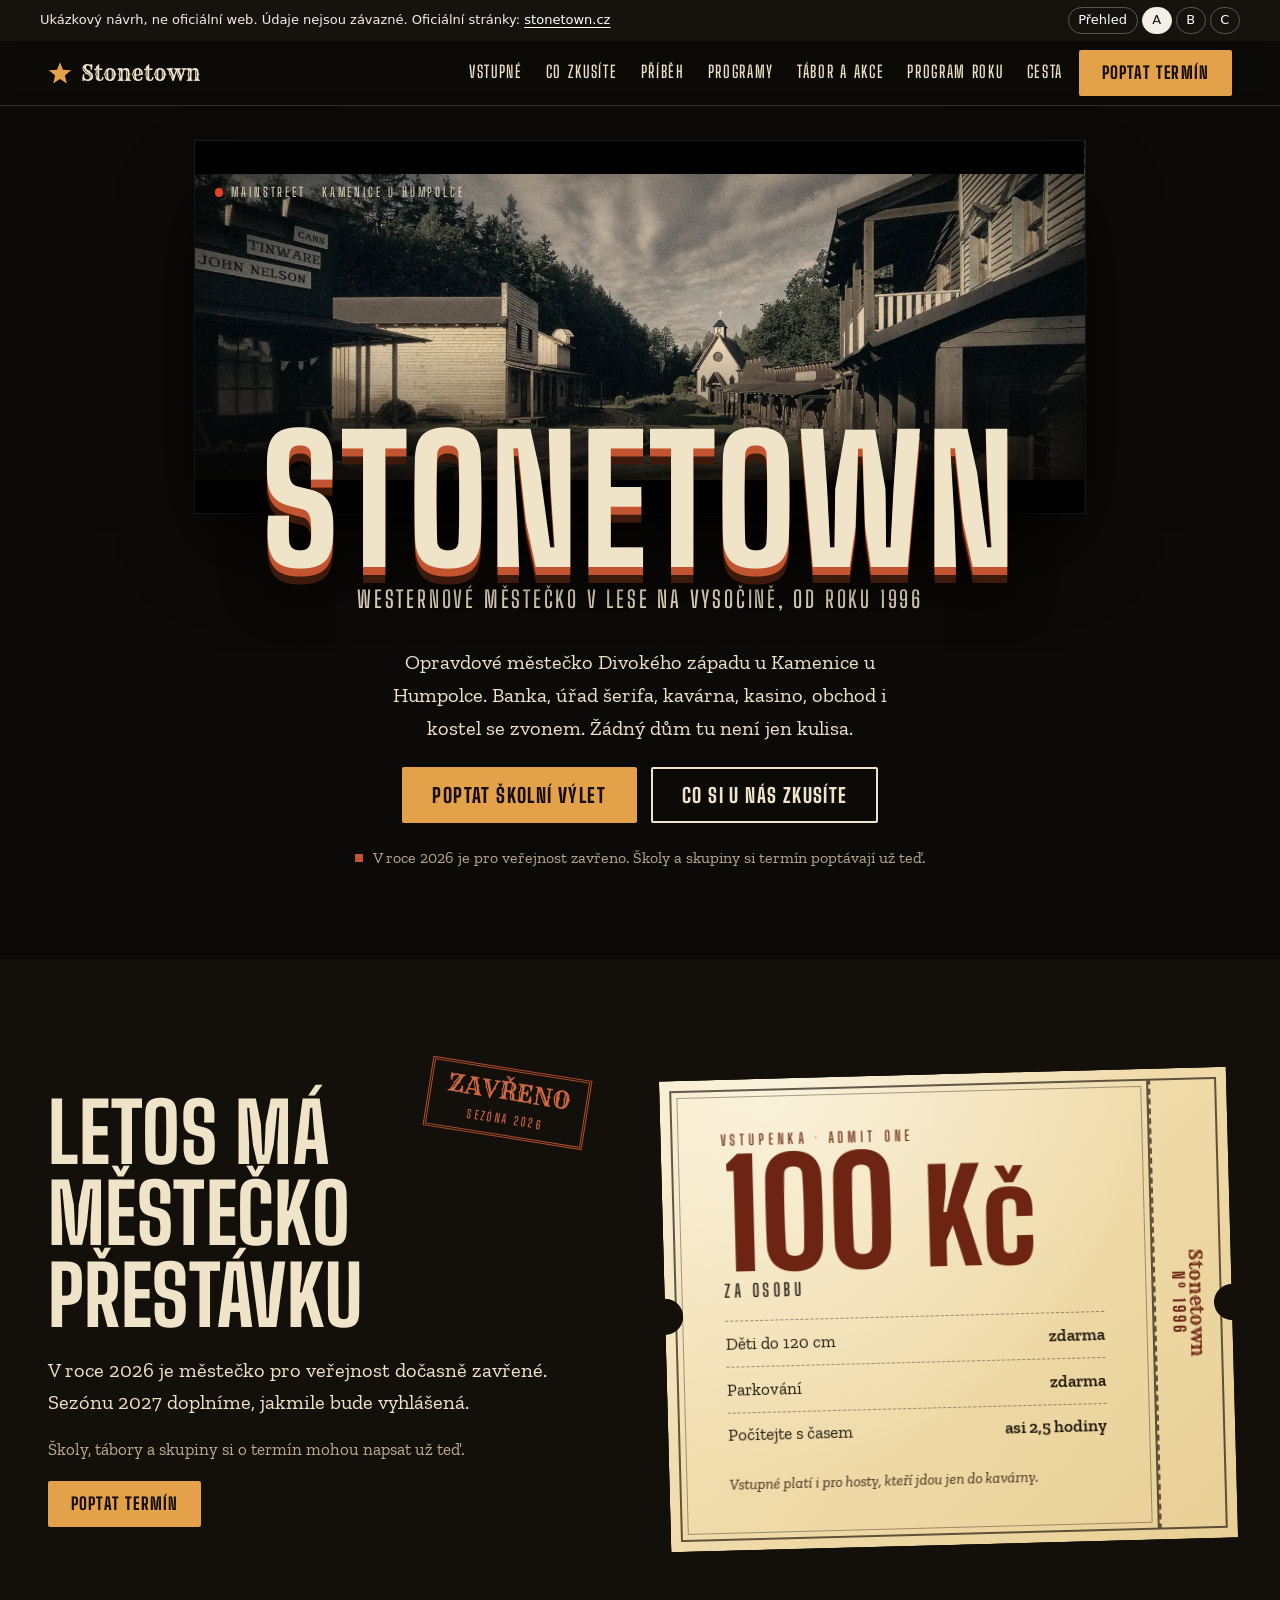
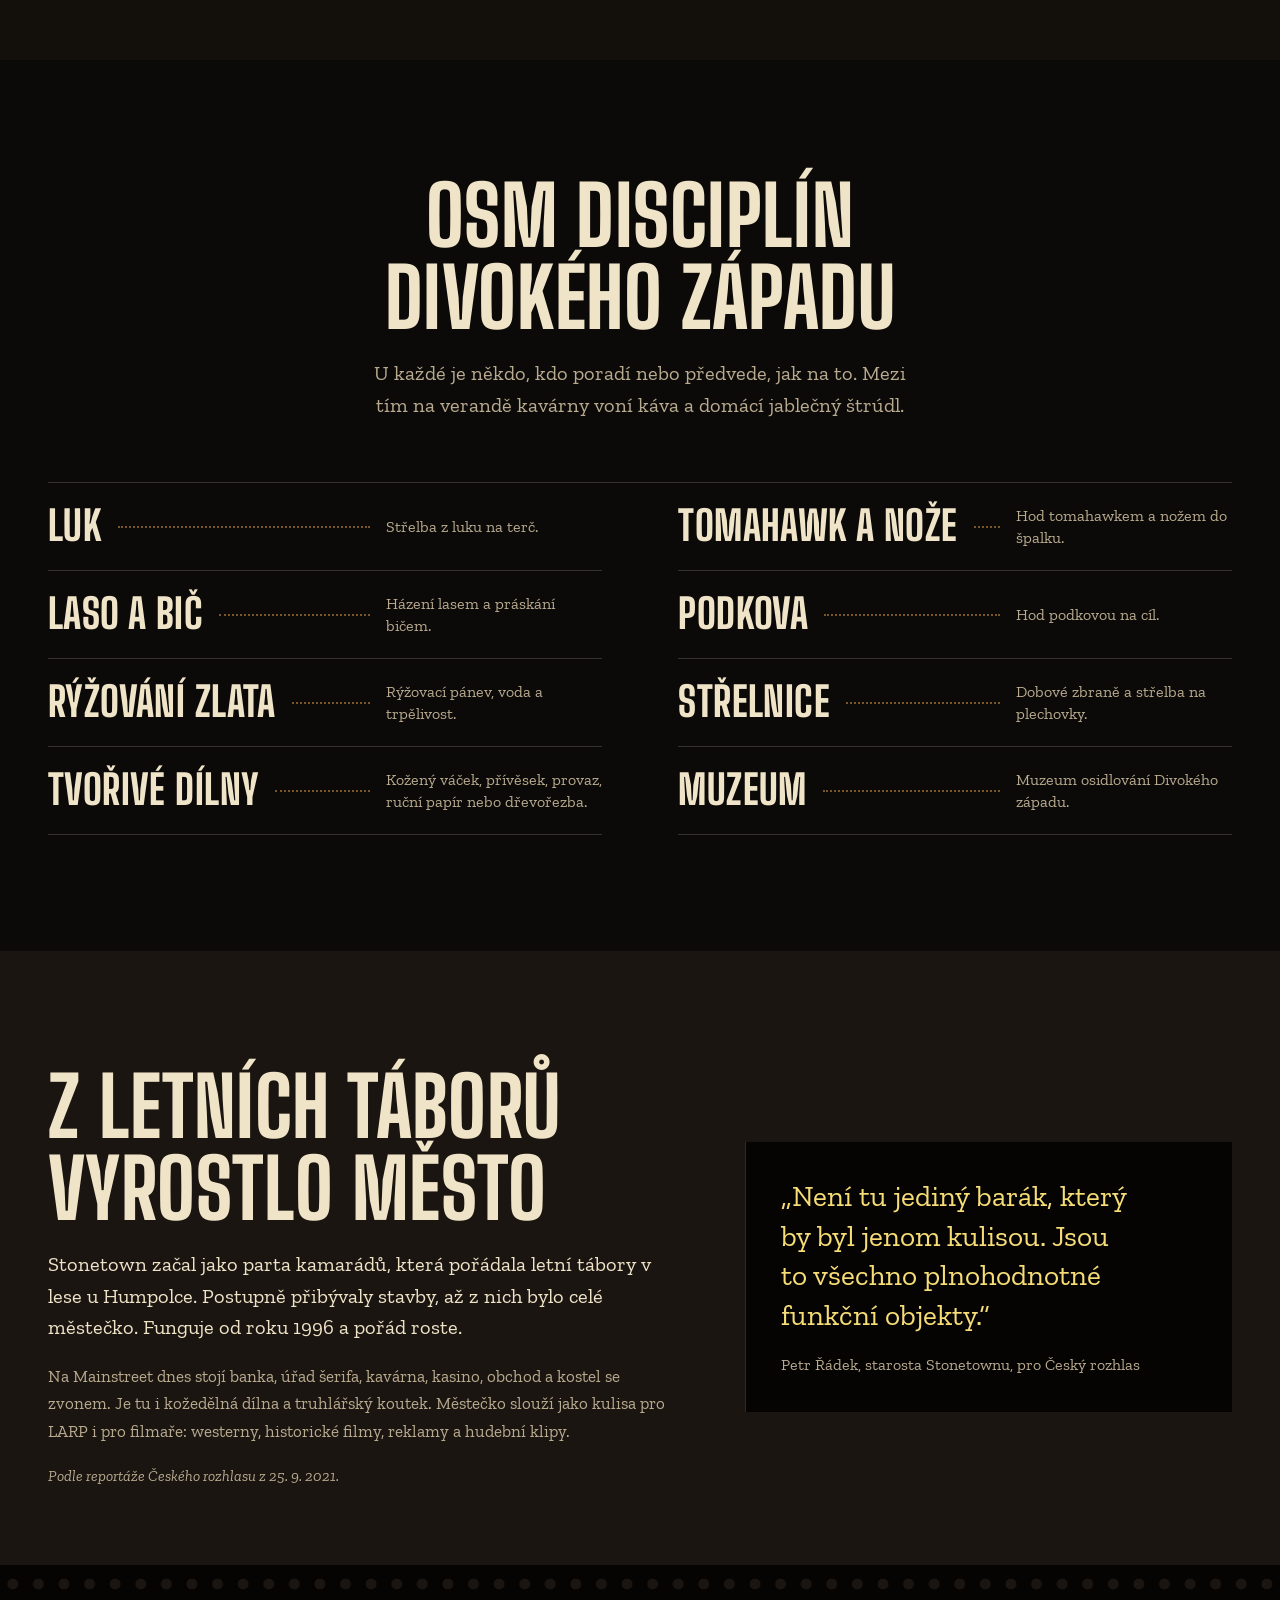
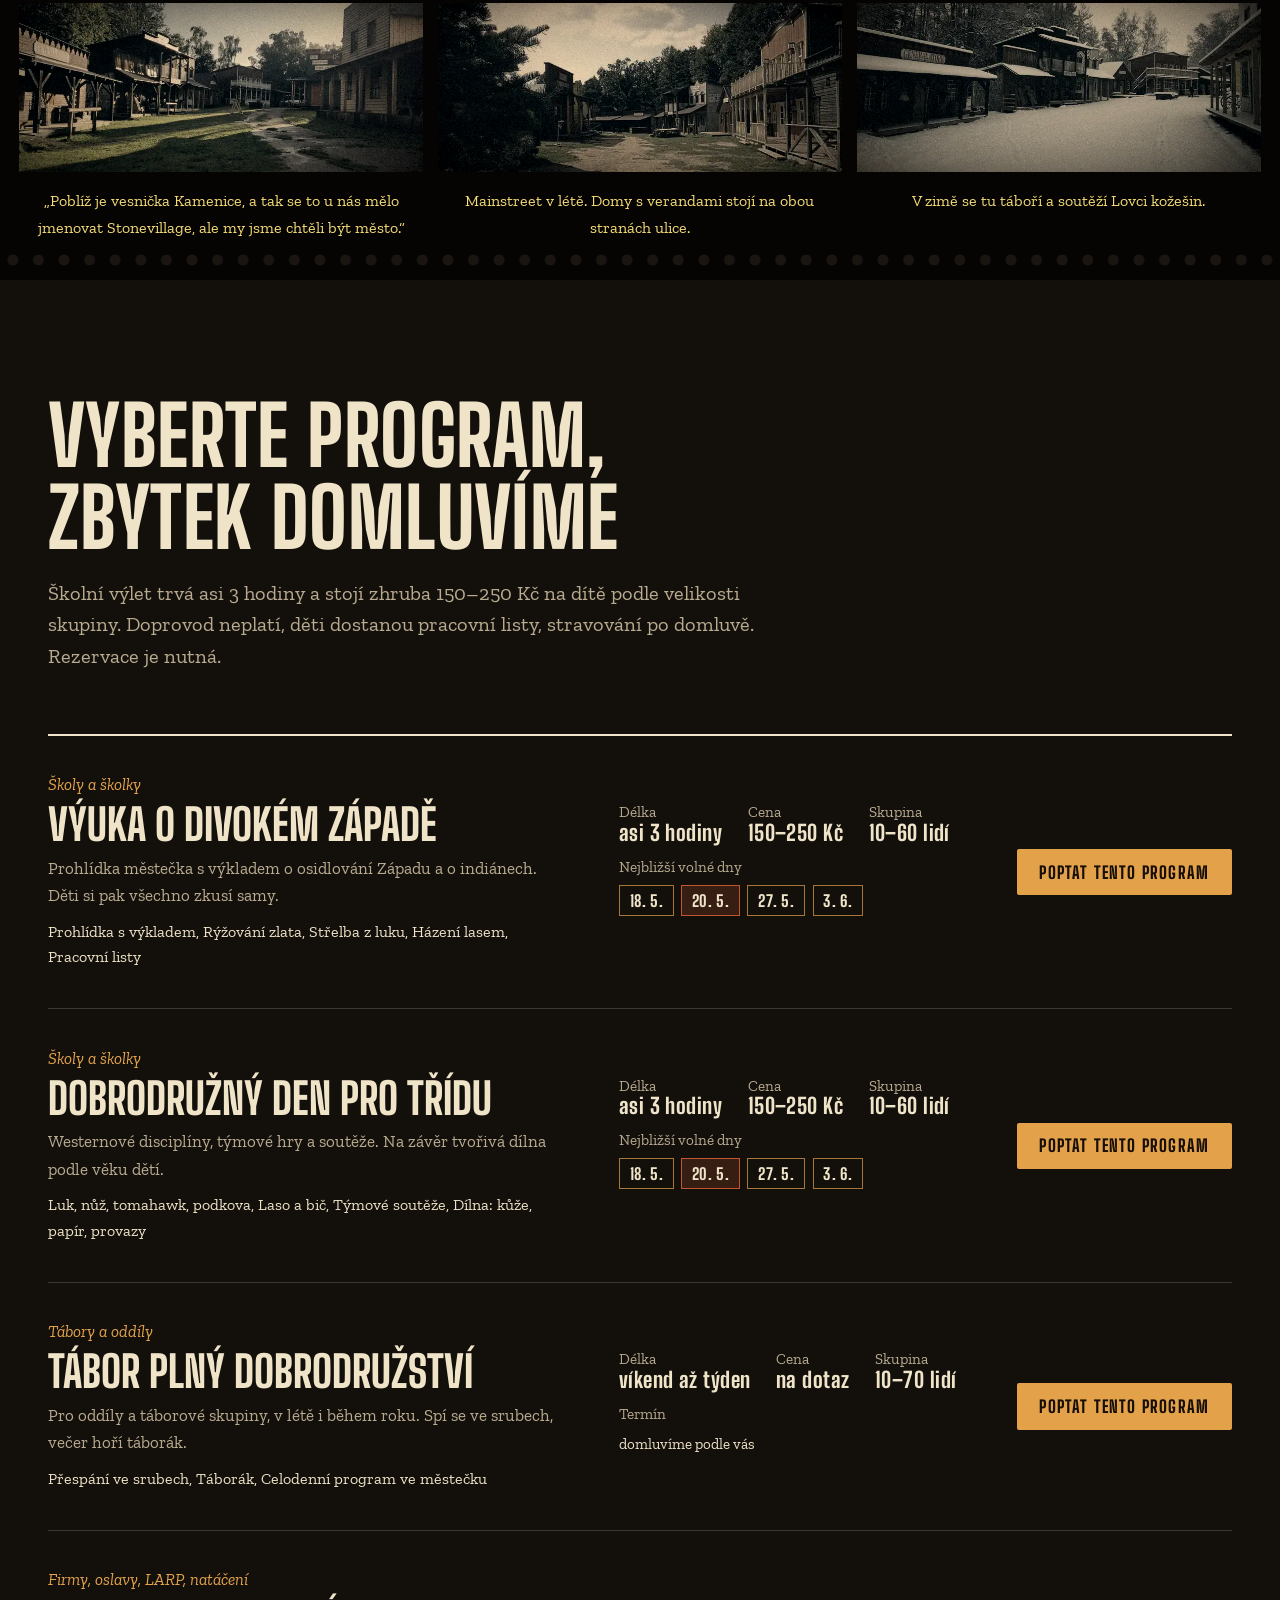
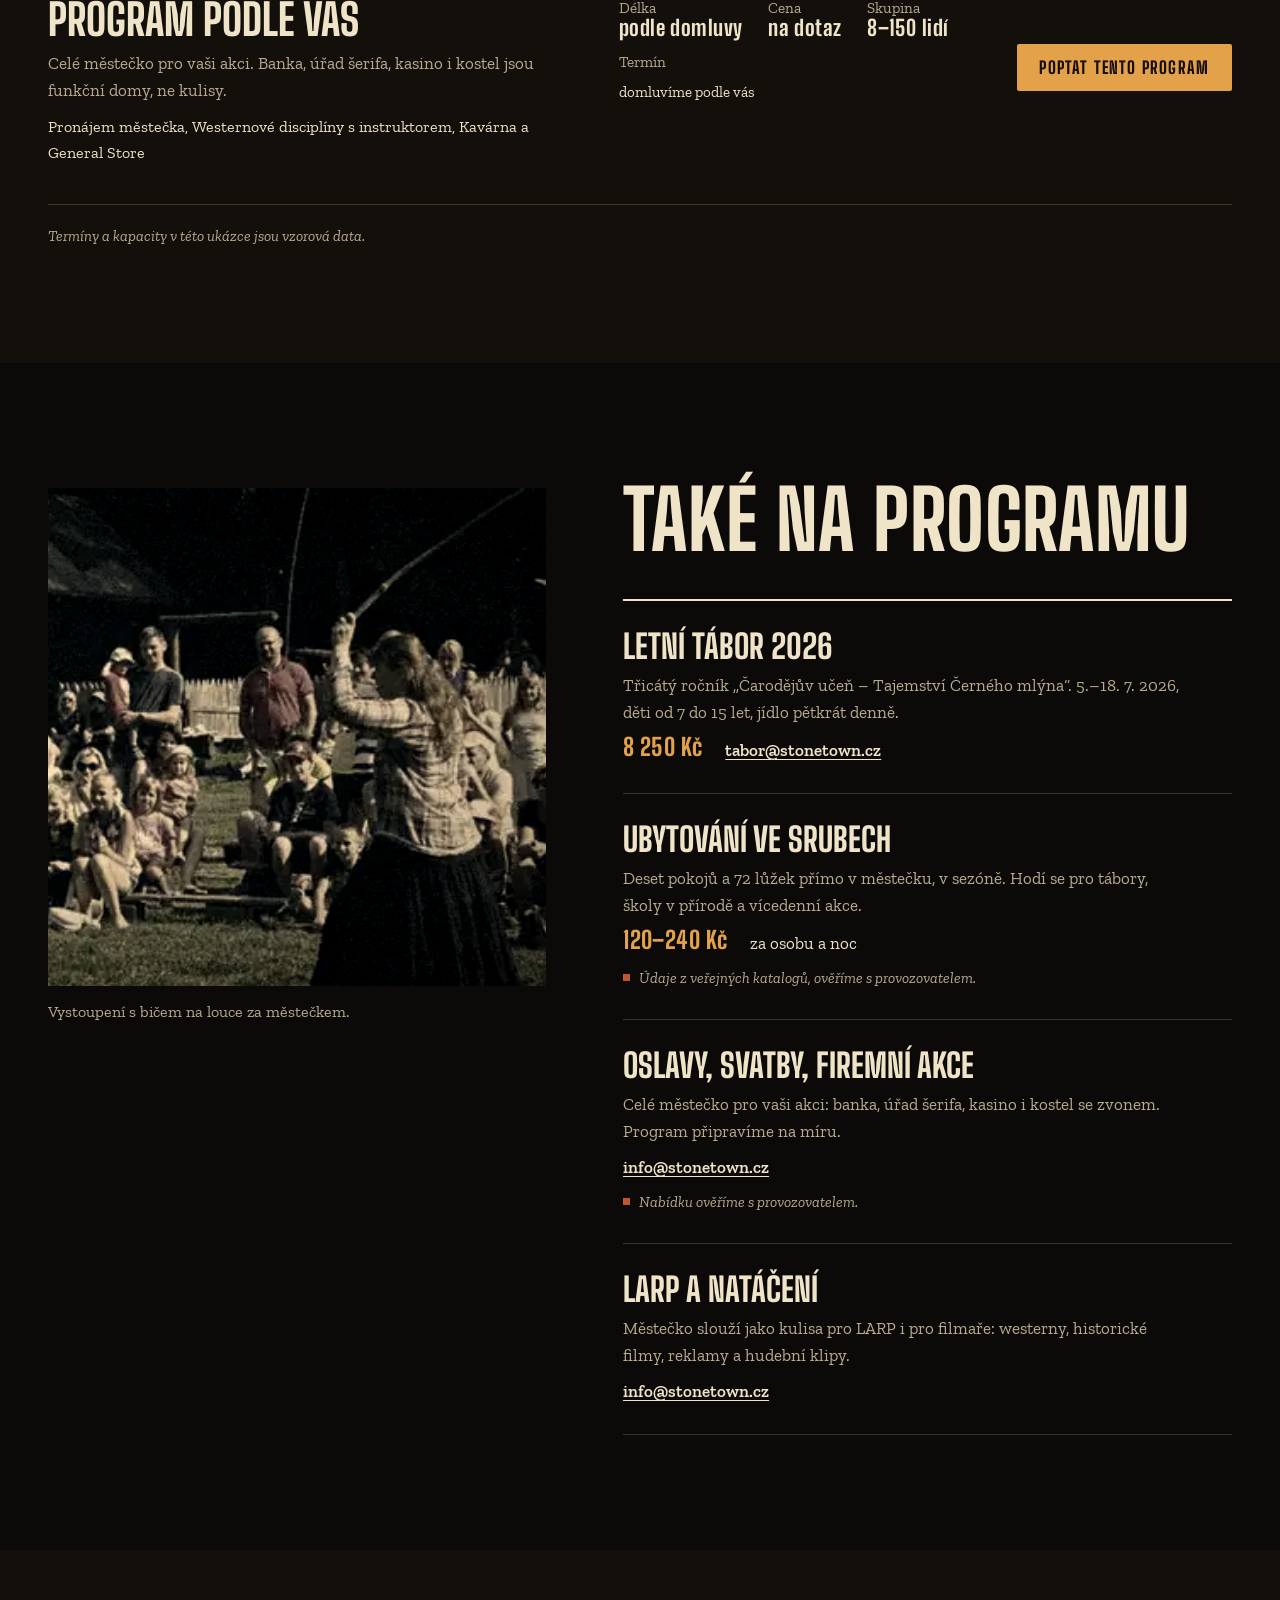
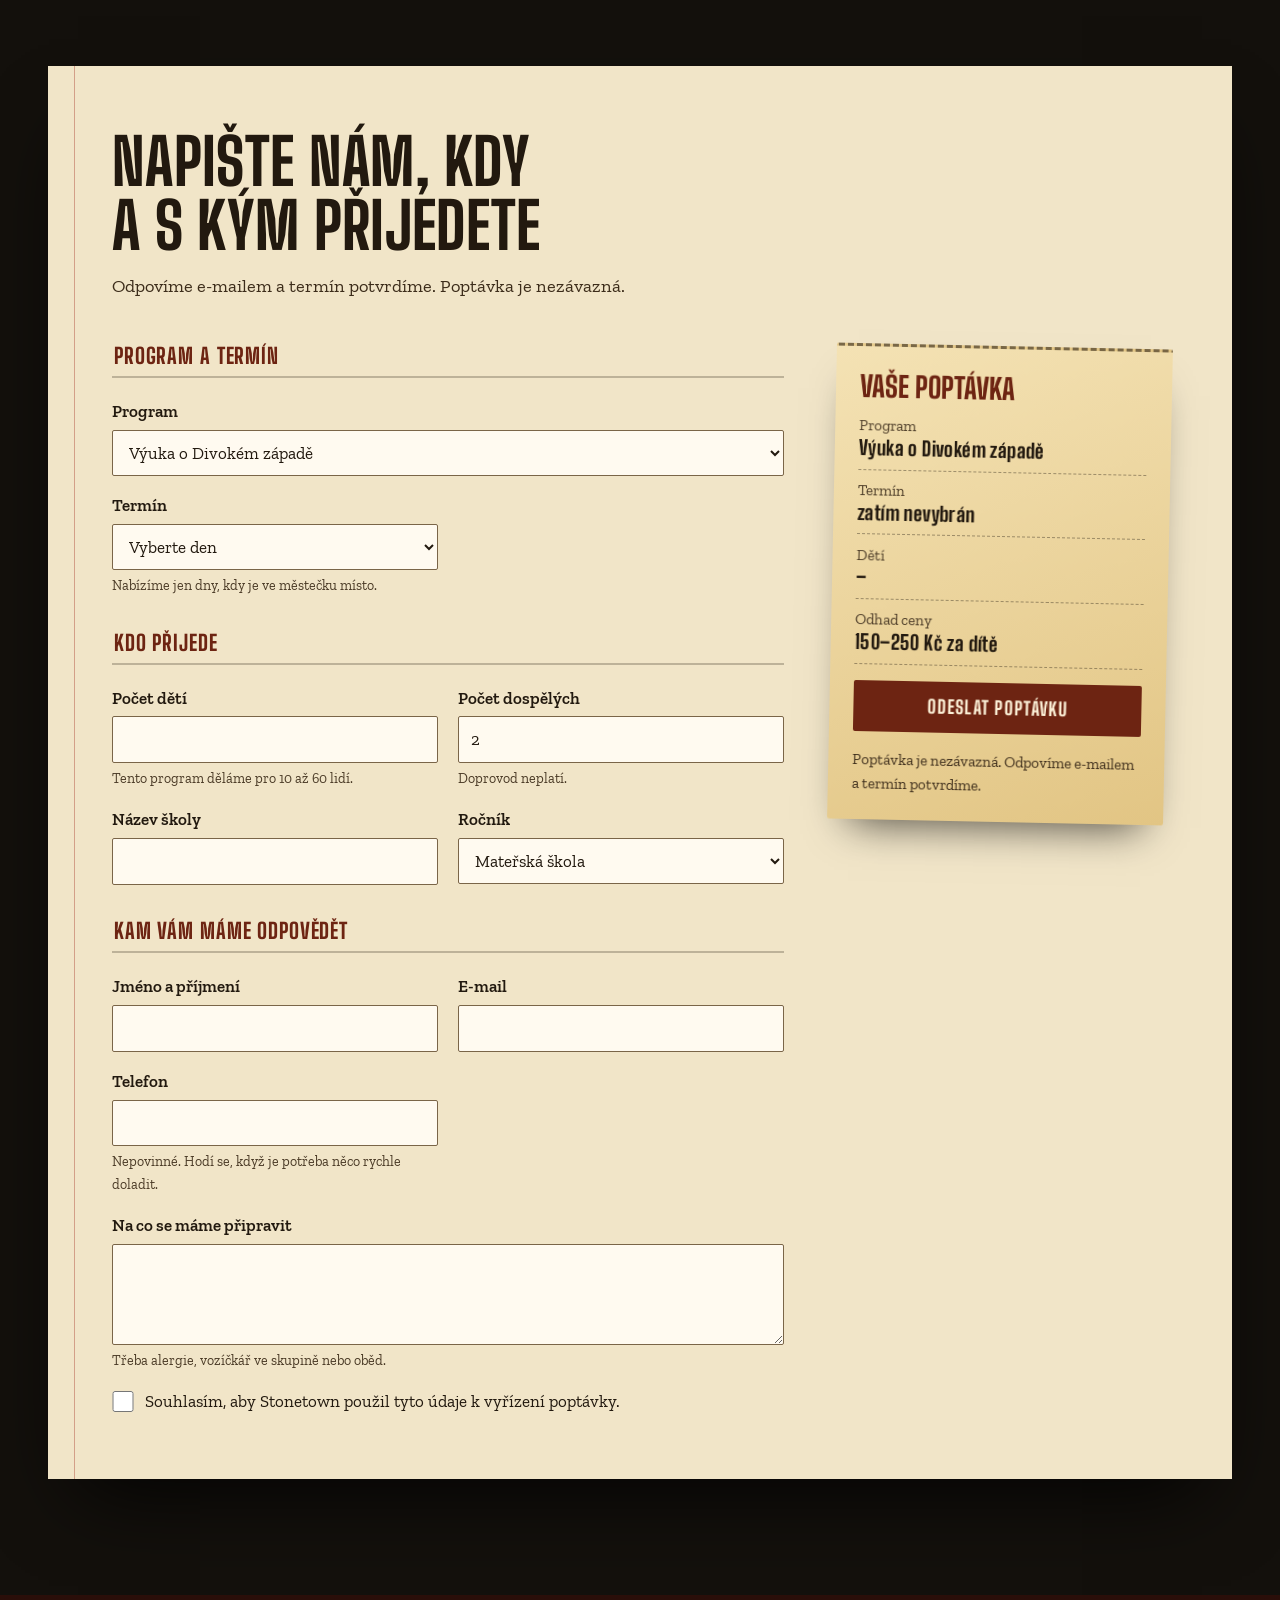
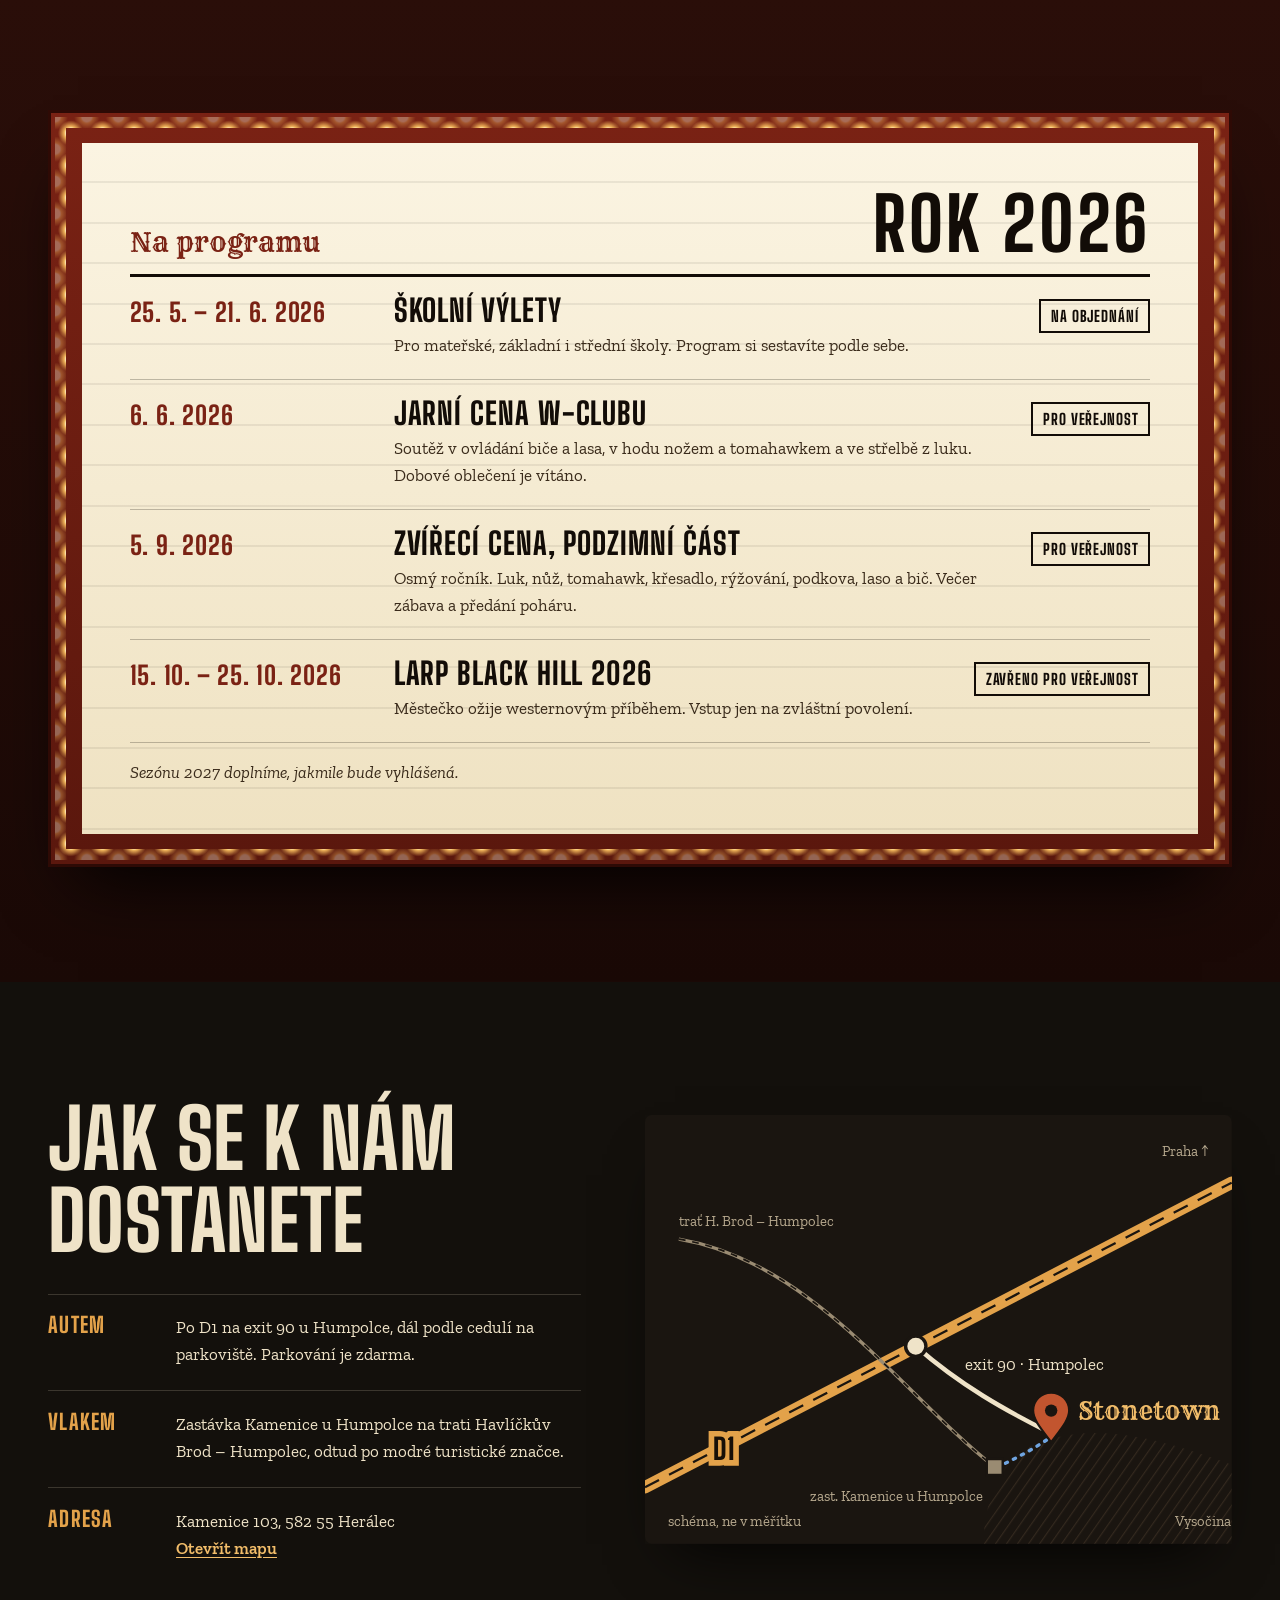
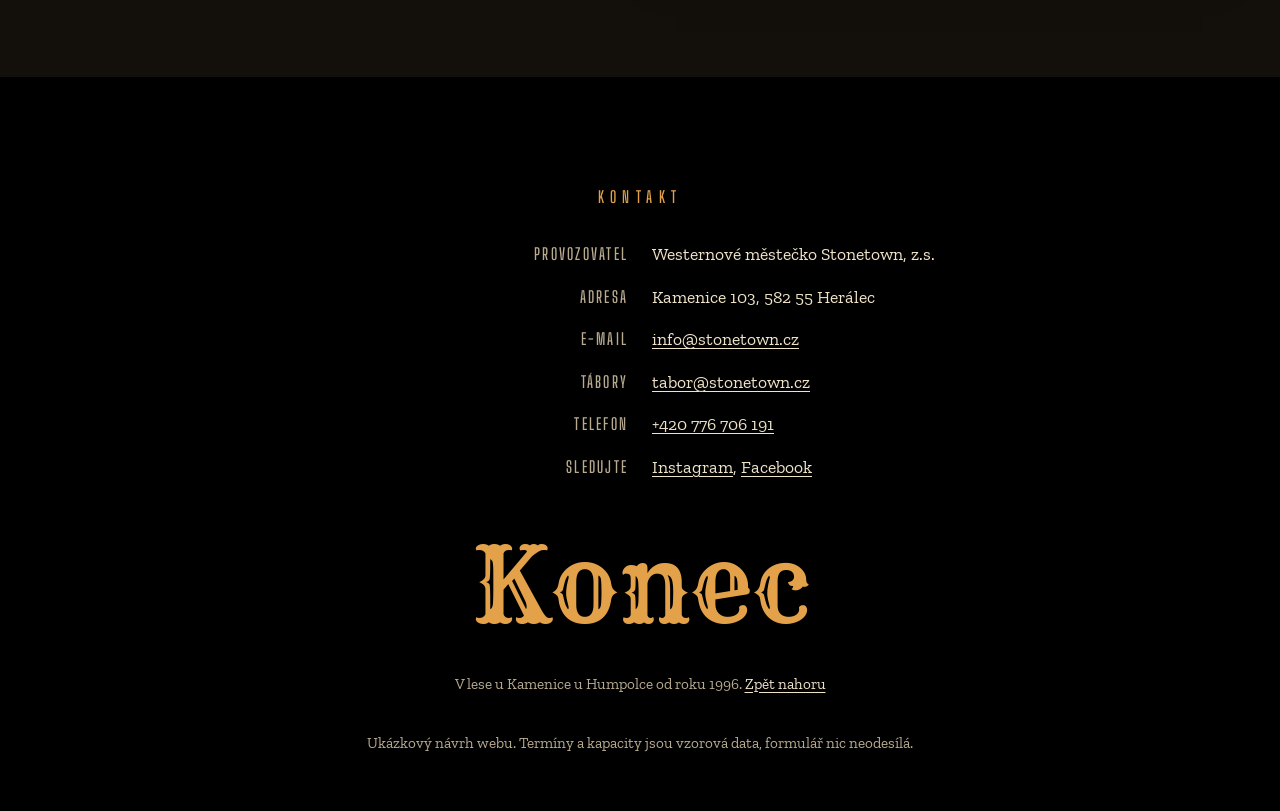
<file: a/index.html>
<!doctype html>
<html lang="cs">
<head>
<meta charset="utf-8">
<meta name="viewport" content="width=device-width, initial-scale=1">
<meta name="robots" content="noindex, nofollow">
<title>Stonetown – návrh A: Western na plátně</title>
<meta name="description" content="Ukázkový návrh webu westernového městečka Stonetown u Kamenice u Humpolce. Varianta A: Western na plátně.">
<link rel="preload" href="../fonts/BigShouldersDisplay-800-latin.woff2" as="font" type="font/woff2" crossorigin>
<link rel="stylesheet" href="../shared/base.css">
<link rel="stylesheet" href="../fonts/a.css">
<link rel="stylesheet" href="style.css">
<script>
(function () {
  if (!window.matchMedia('(prefers-reduced-motion: reduce)').matches) document.documentElement.className += ' moving';
})();
</script>
<script src="../shared/data.js" defer></script>
<script src="../shared/app.js" defer></script>
<script src="a.js" defer></script>
</head>
<body>
<div class="demo">
  <span>Ukázkový návrh, ne oficiální web. Údaje nejsou závazné. Oficiální stránky: <a href="https://www.stonetown.cz/">stonetown.cz</a></span>
  <nav class="demo__nav" aria-label="Varianty návrhu">
    <a href="../">Přehled</a>
    <a href="../a/" aria-current="page">A</a>
    <a href="../b/">B</a>
    <a href="../c/">C</a>
  </nav>
</div>
<a class="skip" href="#obsah">Přeskočit na obsah</a>

<svg width="0" height="0" class="defs" aria-hidden="true" focusable="false">
  <filter id="grain"><feTurbulence type="fractalNoise" baseFrequency=".9" numOctaves="2" stitchTiles="stitch"/><feColorMatrix values="0 0 0 0 .9  0 0 0 0 .85  0 0 0 0 .75  0 0 0 .55 0"/></filter>
  <symbol id="star" viewBox="0 0 40 40"><path d="M20 2l5 12.6 13.5.9-10.4 8.7 3.3 13.1L20 30l-11.4 7.3 3.3-13.1L1.5 15.5 15 14.6z"/></symbol>
</svg>

<header class="top" id="top">
  <div class="top__in">
    <a class="logo" href="#obsah" aria-label="Stonetown, na začátek">
      <svg viewBox="0 0 40 40" aria-hidden="true"><use href="#star"/></svg>
      <span>Stonetown</span>
    </a>
    <nav class="nav" aria-label="Hlavní">
      <ul class="nav__links">
        <li><a href="#sezona">Vstupné</a></li>
        <li><a href="#aktivity">Co zkusíte</a></li>
        <li><a href="#pribeh">Příběh</a></li>
        <li><a href="#programy">Programy</a></li>
        <li><a href="#nabidka">Tábor a akce</a></li>
        <li><a href="#program">Program roku</a></li>
        <li><a href="#cesta">Cesta</a></li>
      </ul>
      <details class="nav__menu">
        <summary>Menu</summary>
        <ul>
          <li><a href="#sezona">Vstupné</a></li>
          <li><a href="#aktivity">Co zkusíte</a></li>
          <li><a href="#pribeh">Příběh</a></li>
          <li><a href="#programy">Programy</a></li>
        <li><a href="#nabidka">Tábor a akce</a></li>
          <li><a href="#program">Program roku</a></li>
          <li><a href="#cesta">Cesta</a></li>
        </ul>
      </details>
    </nav>
    <a class="btn btn--amber top__cta" href="#poptavka">Poptat termín</a>
  </div>
</header>

<main id="obsah">

<!-- 1 · Hero: the opening shot -->
<section class="hero" aria-labelledby="hero-t">
  <div class="frame" data-frame>
    <img class="frame__img" src="../img/a-ulice-1600.webp" srcset="../img/a-ulice-800.webp 800w, ../img/a-ulice-1600.webp 1600w" sizes="(max-width: 60rem) 100vw, 90vw" width="1600" height="670" alt="Hlavní ulice Stonetownu: vlevo obchod Tinware Johna Nelsona, vpravo dřevěné domy s verandami, na konci ulice bílý kostelík pod dramatickým nebem." fetchpriority="high">
    <i class="frame__bar frame__bar--t" aria-hidden="true"></i>
    <i class="frame__bar frame__bar--b" aria-hidden="true"></i>
    <svg class="frame__grain" aria-hidden="true"><rect width="100%" height="100%" filter="url(#grain)"/></svg>
    <p class="frame__tc" aria-hidden="true"><span class="rec"></span> Mainstreet · Kamenice u Humpolce</p>
  </div>
  <div class="hero__title">
    <h1 id="hero-t"><span class="hero__name">Stonetown</span></h1>
    <p class="hero__tag">Westernové městečko v lese na Vysočině, od roku 1996</p>
  </div>
  <div class="hero__body">
    <p class="hero__lede">Opravdové městečko Divokého západu u Kamenice u Humpolce. Banka, úřad šerifa, kavárna, kasino, obchod i kostel se zvonem. Žádný dům tu není jen kulisa.</p>
    <p class="hero__cta">
      <a class="btn btn--amber btn--big" href="#poptavka">Poptat školní výlet</a>
      <a class="btn btn--line btn--big" href="#aktivity">Co si u nás zkusíte</a>
    </p>
    <p class="hero__note">V roce 2026 je pro veřejnost zavřeno. Školy a skupiny si termín poptávají už teď.</p>
  </div>
</section>

<!-- 2 · Season & admission -->
<section class="scene scene--season" id="sezona" aria-labelledby="sezona-t">
  <div class="wrap">
    <div class="season">
      <div class="season__state">
        <p class="stamp" aria-hidden="true">Zavřeno<br><small>sezóna 2026</small></p>
        <h2 id="sezona-t" class="h2">Letos má městečko přestávku</h2>
        <p class="big-p">V roce 2026 je městečko pro veřejnost dočasně zavřené. Sezónu 2027 doplníme, jakmile bude vyhlášená.</p>
        <p>Školy, tábory a skupiny si o termín mohou napsat už teď.</p>
        <a class="btn btn--amber" href="#poptavka">Poptat termín</a>
      </div>
      <div class="ticket" role="group" aria-label="Vstupné">
        <div class="ticket__main">
          <p class="ticket__k">Vstupenka · Admit one</p>
          <p class="ticket__price"><span>100</span> Kč</p>
          <p class="ticket__per">za osobu</p>
          <ul class="ticket__list">
            <li><span>Děti do 120 cm</span><b>zdarma</b></li>
            <li><span>Parkování</span><b>zdarma</b></li>
            <li><span>Počítejte s časem</span><b>asi 2,5 hodiny</b></li>
          </ul>
          <p class="ticket__note">Vstupné platí i pro hosty, kteří jdou jen do kavárny.</p>
        </div>
        <div class="ticket__stub" aria-hidden="true">
          <span>Stonetown</span>
          <span class="ticket__no">Nº 1996</span>
        </div>
      </div>
    </div>
  </div>
</section>

<!-- 3 · Activities as the opening cast list -->
<section class="scene scene--acts" id="aktivity" aria-labelledby="aktivity-t">
  <div class="wrap">
    <div class="head head--card">
      <h2 id="aktivity-t" class="h2">Osm disciplín<br>Divokého západu</h2>
      <p class="big-p">U každé je někdo, kdo poradí nebo předvede, jak na to. Mezi tím na verandě kavárny voní káva a domácí jablečný štrúdl.</p>
    </div>
    <ol class="cast">
      <li><h3>Luk</h3><i aria-hidden="true"></i><p>Střelba z luku na terč.</p></li>
      <li><h3>Tomahawk a nože</h3><i aria-hidden="true"></i><p>Hod tomahawkem a nožem do špalku.</p></li>
      <li><h3>Laso a bič</h3><i aria-hidden="true"></i><p>Házení lasem a práskání bičem.</p></li>
      <li><h3>Podkova</h3><i aria-hidden="true"></i><p>Hod podkovou na cíl.</p></li>
      <li><h3>Rýžování zlata</h3><i aria-hidden="true"></i><p>Rýžovací pánev, voda a trpělivost.</p></li>
      <li><h3>Střelnice</h3><i aria-hidden="true"></i><p>Dobové zbraně a střelba na plechovky.</p></li>
      <li><h3>Tvořivé dílny</h3><i aria-hidden="true"></i><p>Kožený váček, přívěsek, provaz, ruční papír nebo dřevořezba.</p></li>
      <li><h3>Muzeum</h3><i aria-hidden="true"></i><p>Muzeum osidlování Divokého západu.</p></li>
    </ol>
  </div>
</section>

<!-- 4 · Story as a filmstrip with subtitles -->
<section class="scene scene--story" id="pribeh" aria-labelledby="pribeh-t">
  <div class="wrap">
    <div class="story">
      <div class="story__text">
        <h2 id="pribeh-t" class="h2">Z letních táborů vyrostlo město</h2>
        <p class="big-p">Stonetown začal jako parta kamarádů, která pořádala letní tábory v lese u Humpolce. Postupně přibývaly stavby, až z nich bylo celé městečko. Funguje od roku 1996 a pořád roste.</p>
        <p>Na Mainstreet dnes stojí banka, úřad šerifa, kavárna, kasino, obchod a kostel se zvonem. Je tu i kožedělná dílna a truhlářský koutek. Městečko slouží jako kulisa pro LARP i pro filmaře: westerny, historické filmy, reklamy a hudební klipy.</p>
        <p class="src">Podle reportáže Českého rozhlasu z 25. 9. 2021.</p>
      </div>
      <blockquote class="subtitle">
        <p>„Není tu jediný barák, který by byl jenom kulisou. Jsou to všechno plnohodnotné funkční objekty.“</p>
        <footer>Petr Řádek, starosta Stonetownu, pro Český rozhlas</footer>
      </blockquote>
    </div>
  </div>
  <div class="strip" aria-label="Záběry z městečka">
    <figure class="strip__f">
      <img src="../img/a-rano-800.webp" srcset="../img/a-rano-800.webp 800w, ../img/a-rano-1600.webp 1600w" sizes="(max-width: 50rem) 88vw, 46vw" width="1600" height="670" alt="Mainstreet v nízkém ranním světle, dlouhé stíny verand." loading="lazy">
      <figcaption><span>„Poblíž je vesnička Kamenice, a tak se to u nás mělo jmenovat Stonevillage, ale my jsme chtěli být město.“</span></figcaption>
    </figure>
    <figure class="strip__f">
      <img src="../img/a-leto-700.webp" srcset="../img/a-leto-700.webp 700w, ../img/a-leto-1400.webp 1400w" sizes="(max-width: 50rem) 88vw, 46vw" width="1400" height="586" alt="Městečko v létě: dvoupatrové dřevěné domy s balkony a prašná ulice." loading="lazy">
      <figcaption><span>Mainstreet v létě. Domy s verandami stojí na obou stranách ulice.</span></figcaption>
    </figure>
    <figure class="strip__f">
      <img src="../img/a-zima-800.webp" srcset="../img/a-zima-800.webp 800w, ../img/a-zima-1600.webp 1600w" sizes="(max-width: 50rem) 88vw, 46vw" width="1600" height="669" alt="Mainstreet pod sněhem, vlevo budova General Store." loading="lazy">
      <figcaption><span>V zimě se tu táboří a soutěží Lovci kožešin.</span></figcaption>
    </figure>
  </div>
</section>

<!-- 5 · Programmes + inquiry -->
<section class="scene scene--progs" id="programy" aria-labelledby="programy-t">
  <div class="wrap">
    <div class="head head--stack">
      <h2 id="programy-t" class="h2">Vyberte program,<br>zbytek domluvíme</h2>
      <p class="big-p">Školní výlet trvá asi 3 hodiny a stojí zhruba 150–250 Kč na dítě podle velikosti skupiny. Doprovod neplatí, děti dostanou pracovní listy, stravování po domluvě. Rezervace je nutná.</p>
    </div>
    <div class="progs" data-programs>
      <noscript><p>Nabídka programů se načítá skriptem. Napište nám na info@stonetown.cz nebo zavolejte na +420 776 706 191.</p></noscript>
    </div>
    <p class="sample">Termíny a kapacity v této ukázce jsou vzorová data.</p>
  </div>
</section>

<!-- 5b · Everything else the town does -->
<section class="scene scene--more" id="nabidka" aria-labelledby="nabidka-t">
  <div class="wrap more">
    <figure class="more__still">
      <img src="../img/a-bic-700.webp" srcset="../img/a-bic-700.webp 700w, ../img/a-bic-1360.webp 1360w" sizes="(max-width: 58rem) 100vw, 40vw" width="1360" height="569" alt="Vystoupení s bičem na louce, diváci sedí na lavicích před srubem." loading="lazy">
      <figcaption>Vystoupení s bičem na louce za městečkem.</figcaption>
    </figure>
    <div class="more__body">
      <h2 id="nabidka-t" class="h2">Také na programu</h2>
      <ul class="bill">
        <li>
          <h3>Letní tábor 2026</h3>
          <p>Třicátý ročník „Čarodějův učeň – Tajemství Černého mlýna“. 5.–18. 7. 2026, děti od 7 do 15 let, jídlo pětkrát denně.</p>
          <p class="bill__meta"><b>8 250 Kč</b> <a href="mailto:tabor@stonetown.cz">tabor@stonetown.cz</a></p>
        </li>
        <li>
          <h3>Ubytování ve srubech</h3>
          <p>Deset pokojů a 72 lůžek přímo v městečku, v sezóně. Hodí se pro tábory, školy v přírodě a vícedenní akce.</p>
          <p class="bill__meta"><b>120–240 Kč</b> za osobu a noc</p>
          <p class="tbc">Údaje z veřejných katalogů, ověříme s provozovatelem.</p>
        </li>
        <li>
          <h3>Oslavy, svatby, firemní akce</h3>
          <p>Celé městečko pro vaši akci: banka, úřad šerifa, kasino i kostel se zvonem. Program připravíme na míru.</p>
          <p class="bill__meta"><a href="mailto:info@stonetown.cz">info@stonetown.cz</a></p>
          <p class="tbc">Nabídku ověříme s provozovatelem.</p>
        </li>
        <li>
          <h3>LARP a natáčení</h3>
          <p>Městečko slouží jako kulisa pro LARP i pro filmaře: westerny, historické filmy, reklamy a hudební klipy.</p>
          <p class="bill__meta"><a href="mailto:info@stonetown.cz">info@stonetown.cz</a></p>
        </li>
      </ul>
    </div>
  </div>
</section>

<section class="scene scene--form" id="poptavka" aria-labelledby="poptavka-t">
  <div class="wrap">
    <div class="script">
      <h2 id="poptavka-t" class="h2">Napište nám, kdy a s kým přijedete</h2>
      <p class="script__lede">Odpovíme e-mailem a termín potvrdíme. Poptávka je nezávazná.</p>
      <div data-inquiry>
        <noscript><p>Formulář potřebuje JavaScript. Napište nám prosím na info@stonetown.cz nebo zavolejte na +420 776 706 191.</p></noscript>
      </div>
    </div>
  </div>
</section>

<!-- 6 · Programme of the year: the marquee -->
<section class="scene scene--events" id="program" aria-labelledby="program-t">
  <div class="wrap">
    <div class="marquee">
     <div class="marquee__board">
      <div class="marquee__top">
        <p class="marquee__k">Na programu</p>
        <h2 id="program-t" class="marquee__t">Rok 2026</h2>
      </div>
      <ol class="evs" data-events>
        <noscript><li>Program roku se načítá skriptem. Najdete ho také na stonetown.cz.</li></noscript>
      </ol>
      <p class="marquee__foot">Sezónu 2027 doplníme, jakmile bude vyhlášená.</p>
     </div>
    </div>
  </div>
</section>

<!-- 7 · Getting there -->
<section class="scene scene--way" id="cesta" aria-labelledby="cesta-t">
  <div class="wrap">
    <div class="way">
      <div>
        <h2 id="cesta-t" class="h2">Jak se k nám dostanete</h2>
        <dl class="way__list">
          <div><dt>Autem</dt><dd>Po D1 na exit 90 u Humpolce, dál podle cedulí na parkoviště. Parkování je zdarma.</dd></div>
          <div><dt>Vlakem</dt><dd>Zastávka Kamenice u Humpolce na trati Havlíčkův Brod – Humpolec, odtud po modré turistické značce.</dd></div>
          <div><dt>Adresa</dt><dd>Kamenice 103, 582 55 Herálec<br><a href="https://www.google.com/maps/search/?api=1&amp;query=49.52155%2C15.41825">Otevřít mapu</a></dd></div>
        </dl>
      </div>
      <svg class="map" viewBox="0 0 520 380" role="img" aria-label="Schéma cesty: dálnice D1, exit 90 u Humpolce, odtud silnicí ke Stonetownu u Kamenice; vlakem do zastávky Kamenice u Humpolce a po modré značce.">
        <defs><pattern id="hatch" width="8" height="8" patternUnits="userSpaceOnUse" patternTransform="rotate(35)"><path d="M0 0v8" stroke="#3a2e22" stroke-width="2"/></pattern></defs>
        <rect width="520" height="380" rx="6" fill="#1a1510"/>
        <path d="M330 300c50-30 110-20 190 10v70H300c0-30 10-60 30-80z" fill="url(#hatch)" opacity=".8"/>
        <path d="M0 330L520 60" fill="none" stroke="#e3a24a" stroke-width="11" stroke-linecap="round"/>
        <path d="M0 330L520 60" fill="none" stroke="#1a1510" stroke-width="2" stroke-dasharray="14 10"/>
        <path d="M30 110C150 130 230 250 310 312" fill="none" stroke="#9a8b72" stroke-width="3"/>
        <path d="M30 110C150 130 230 250 310 312" fill="none" stroke="#1a1510" stroke-width="1.5" stroke-dasharray="6 6"/>
        <path d="M240 205C280 240 320 262 356 280" fill="none" stroke="#efe3c8" stroke-width="4" stroke-linecap="round"/>
        <path d="M312 312C330 304 344 296 356 288" fill="none" stroke="#6fa4e0" stroke-width="3" stroke-dasharray="2 6" stroke-linecap="round"/>
        <circle cx="240" cy="205" r="9" fill="#efe3c8" stroke="#1a1510" stroke-width="3"/>
        <rect x="303" y="305" width="14" height="14" fill="#9a8b72" stroke="#1a1510" stroke-width="2"/>
        <path d="M360 290c-9-12-16-20-16-28a16 16 0 0 1 32 0c0 8-7 16-16 28z" fill="#c2552f" stroke="#1a1510" stroke-width="2"/>
        <circle cx="360" cy="262" r="5.5" fill="#1a1510"/>
        <text x="60" y="306" class="map__l map__l--d">D1</text>
        <text x="284" y="226" class="map__l">exit 90 · Humpolec</text>
        <text x="30" y="98" class="map__l map__l--s">trať H. Brod – Humpolec</text>
        <text x="300" y="342" class="map__l map__l--s" text-anchor="end">zast. Kamenice u Humpolce</text>
        <text x="384" y="270" class="map__l map__l--b">Stonetown</text>
        <text x="470" y="364" class="map__l map__l--s">Vysočina</text>
        <text x="500" y="36" class="map__l map__l--s" text-anchor="end">Praha ↑</text>
        <text x="20" y="364" class="map__l map__l--s">schéma, ne v měřítku</text>
      </svg>
    </div>
  </div>
</section>

</main>

<!-- 8 · End credits -->
<footer class="credits" aria-labelledby="credits-t">
  <div class="wrap credits__in">
    <h2 id="credits-t" class="credits__t">Kontakt</h2>
    <dl class="credits__list">
      <div><dt>Provozovatel</dt><dd>Westernové městečko Stonetown, z.s.</dd></div>
      <div><dt>Adresa</dt><dd>Kamenice 103, 582 55 Herálec</dd></div>
      <div><dt>E-mail</dt><dd><a href="mailto:info@stonetown.cz">info@stonetown.cz</a></dd></div>
      <div><dt>Tábory</dt><dd><a href="mailto:tabor@stonetown.cz">tabor@stonetown.cz</a></dd></div>
      <div><dt>Telefon</dt><dd><a href="tel:+420776706191">+420 776 706 191</a></dd></div>
      <div><dt>Sledujte</dt><dd><a href="https://www.instagram.com/stonetown_wm/">Instagram</a>, <a href="https://www.facebook.com/p/Westernov%C3%A9-m%C4%9Bste%C4%8Dko-Stonetown-100056993868302/">Facebook</a></dd></div>
    </dl>
    <p class="credits__end" aria-hidden="true">Konec</p>
    <p class="credits__small">V lese u Kamenice u Humpolce od roku 1996. <a href="#top">Zpět nahoru</a></p>
    <p class="credits__small">Ukázkový návrh webu. Termíny a kapacity jsou vzorová data, formulář nic neodesílá.</p>
  </div>
</footer>
</body>
</html>
</file>
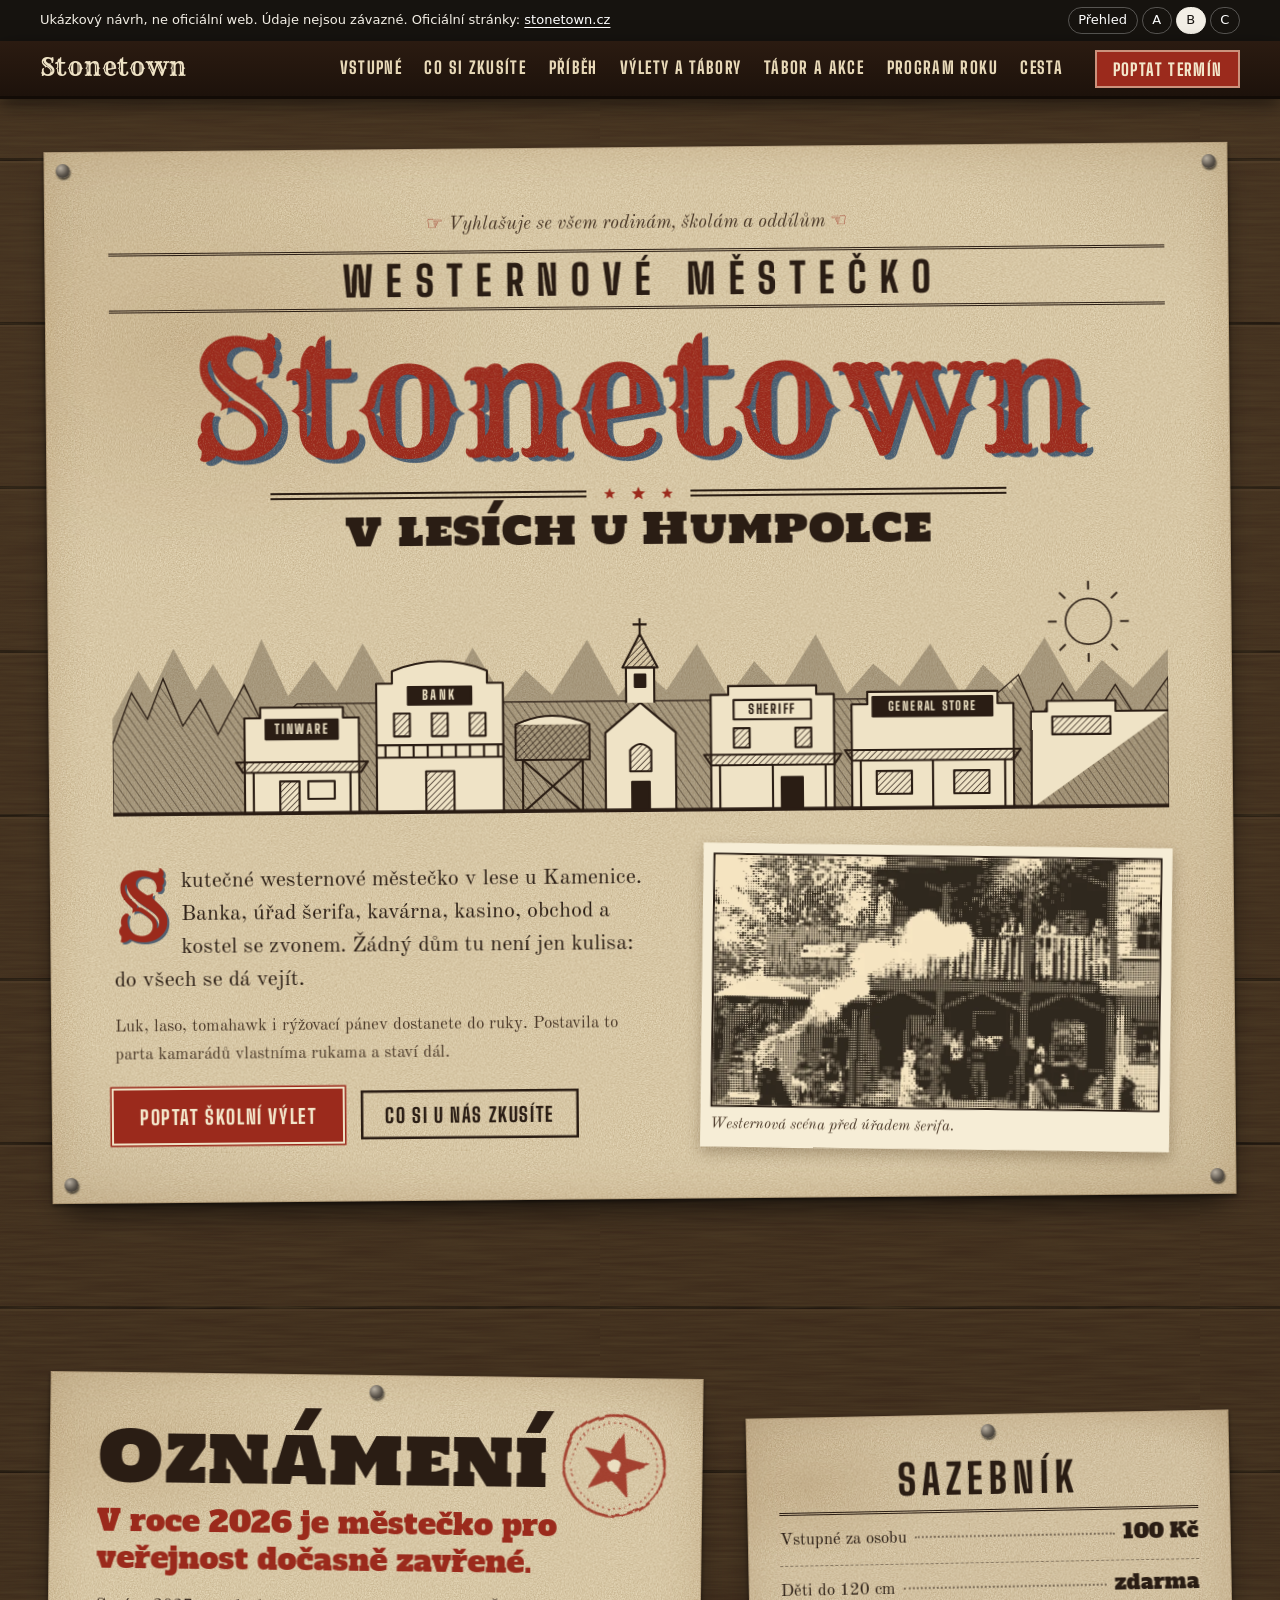
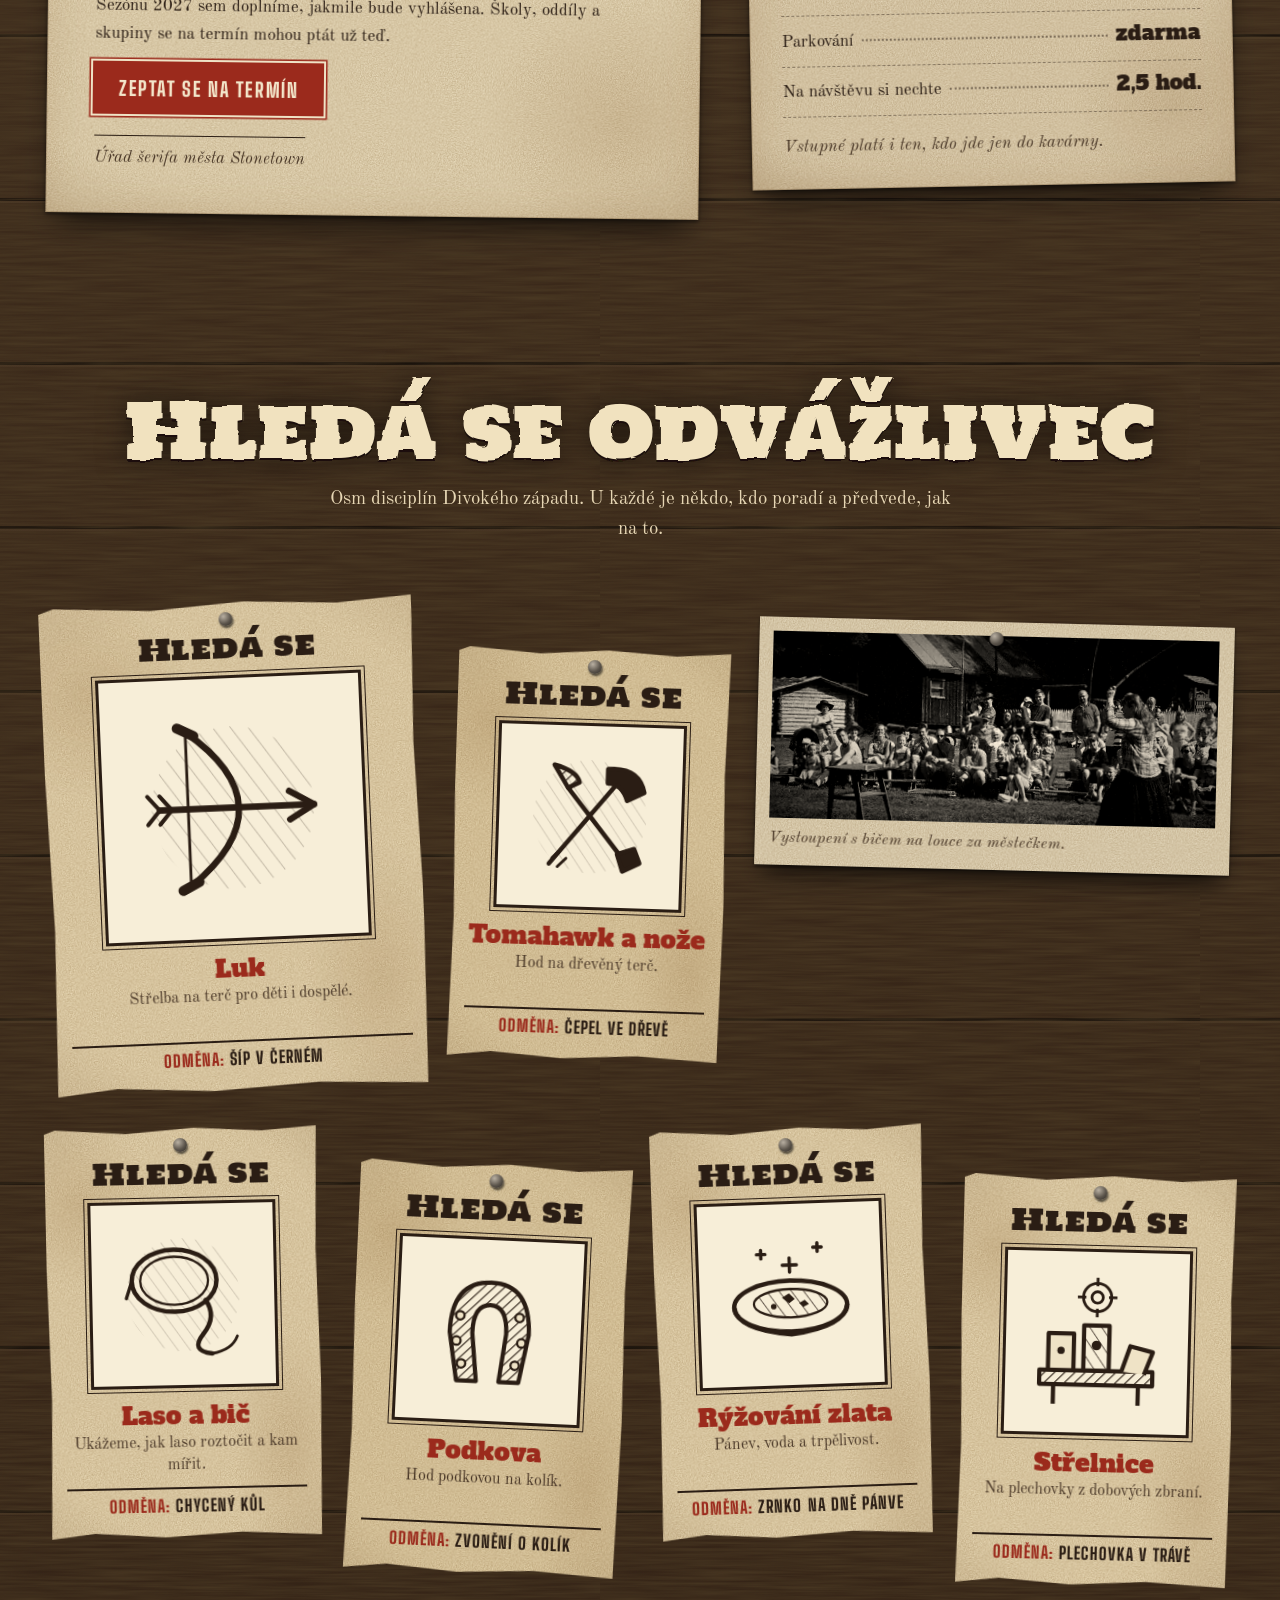
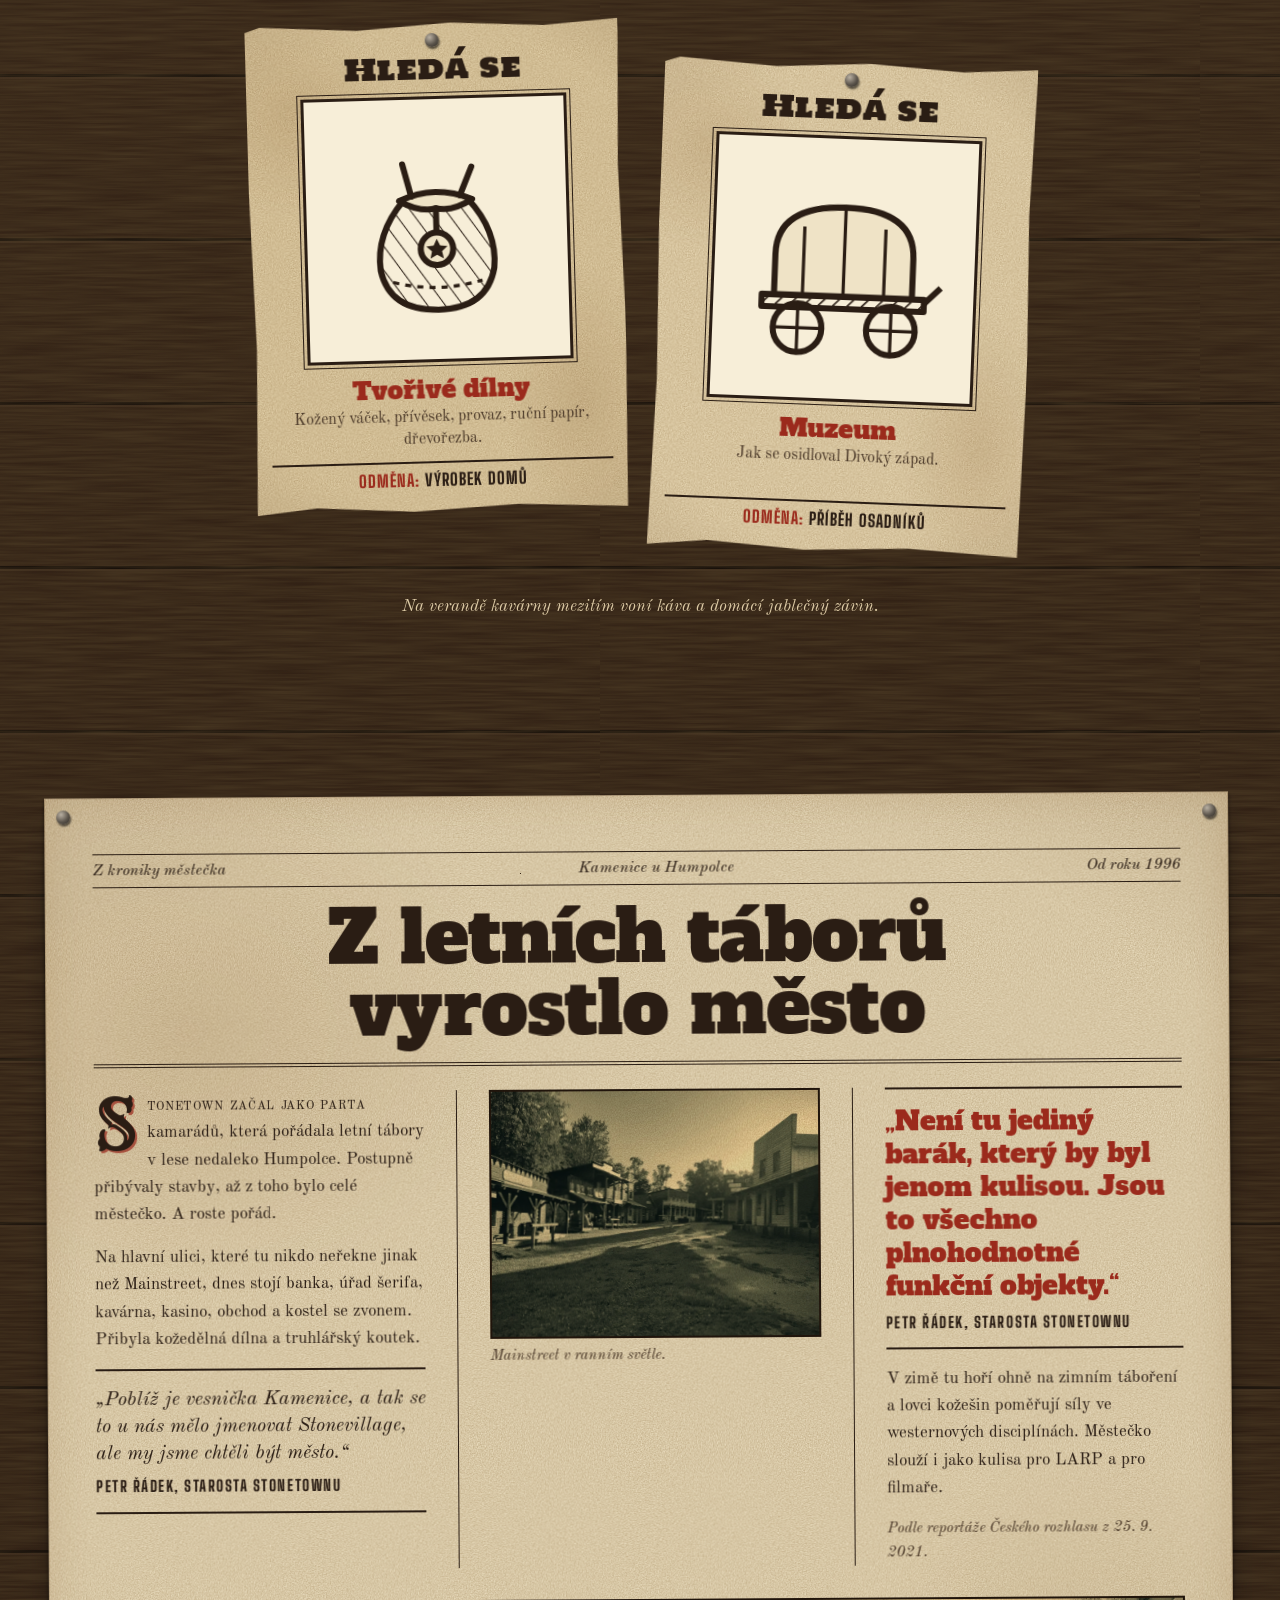
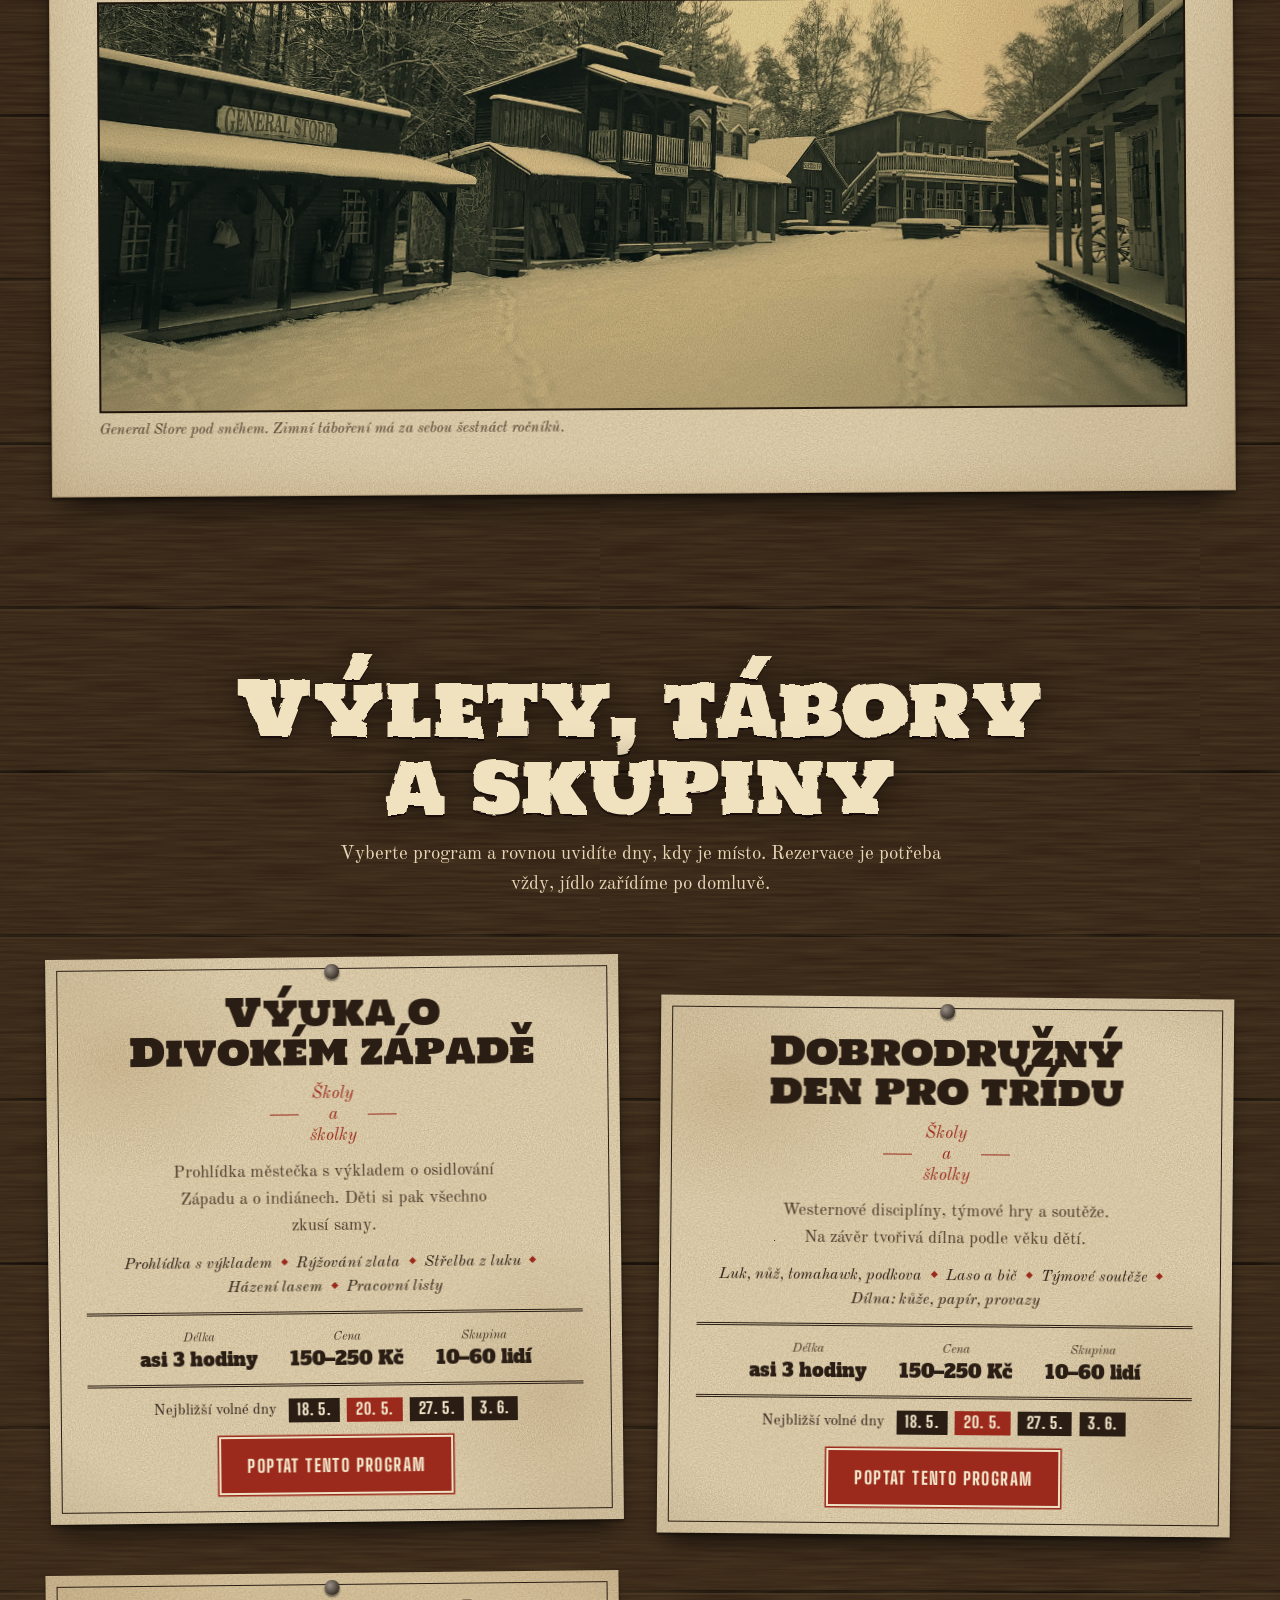
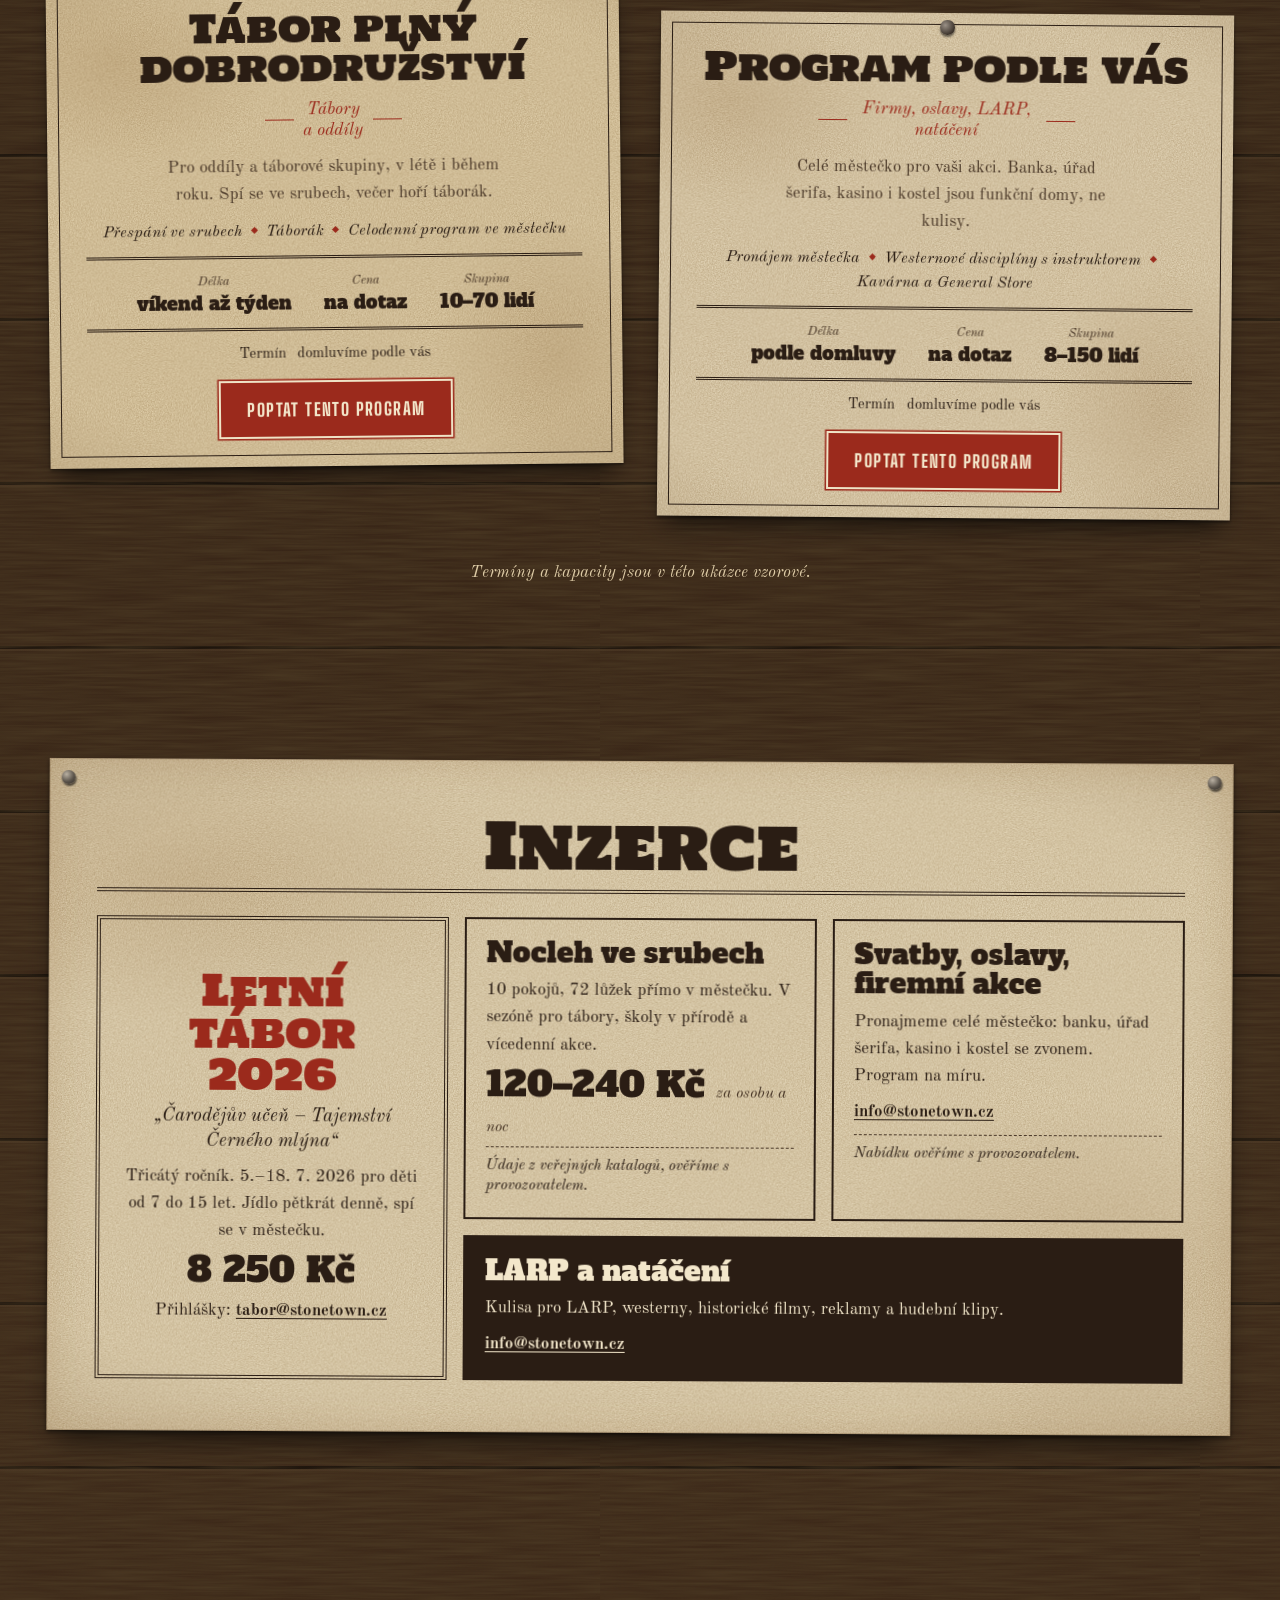
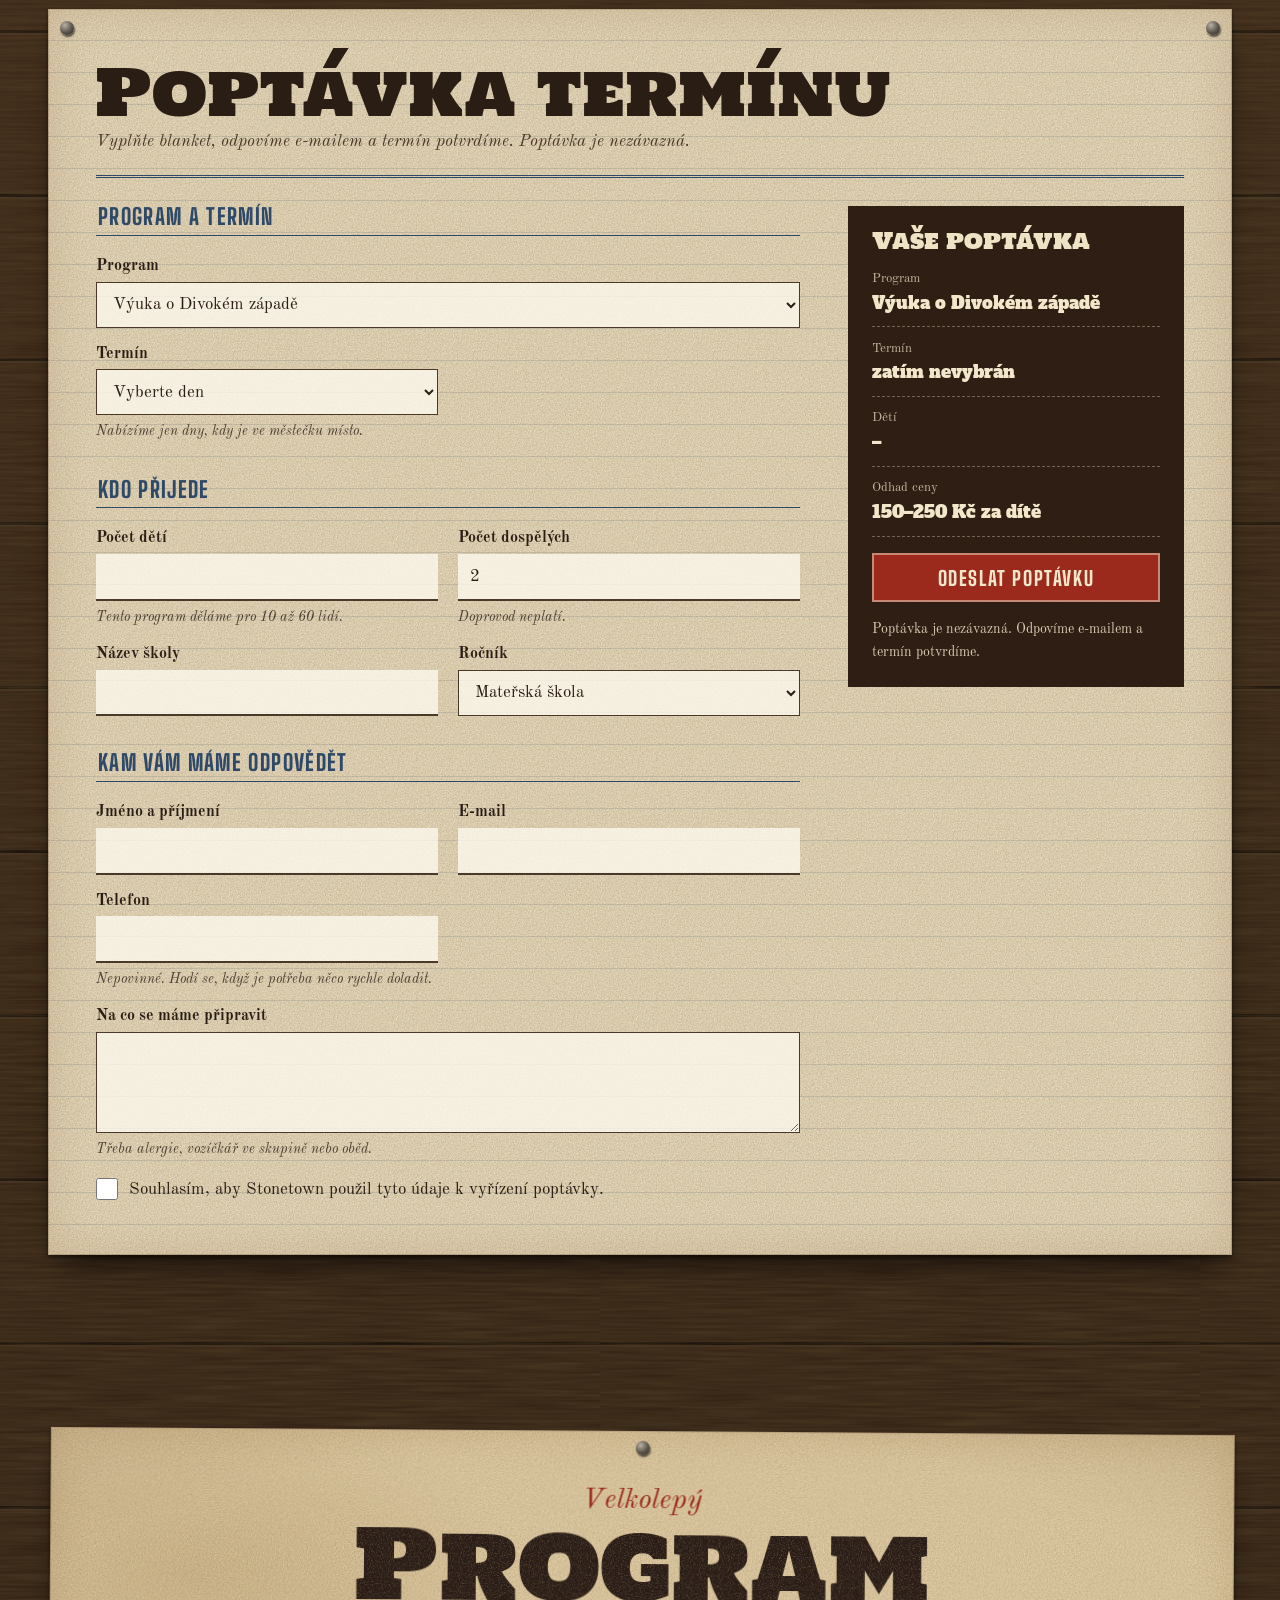
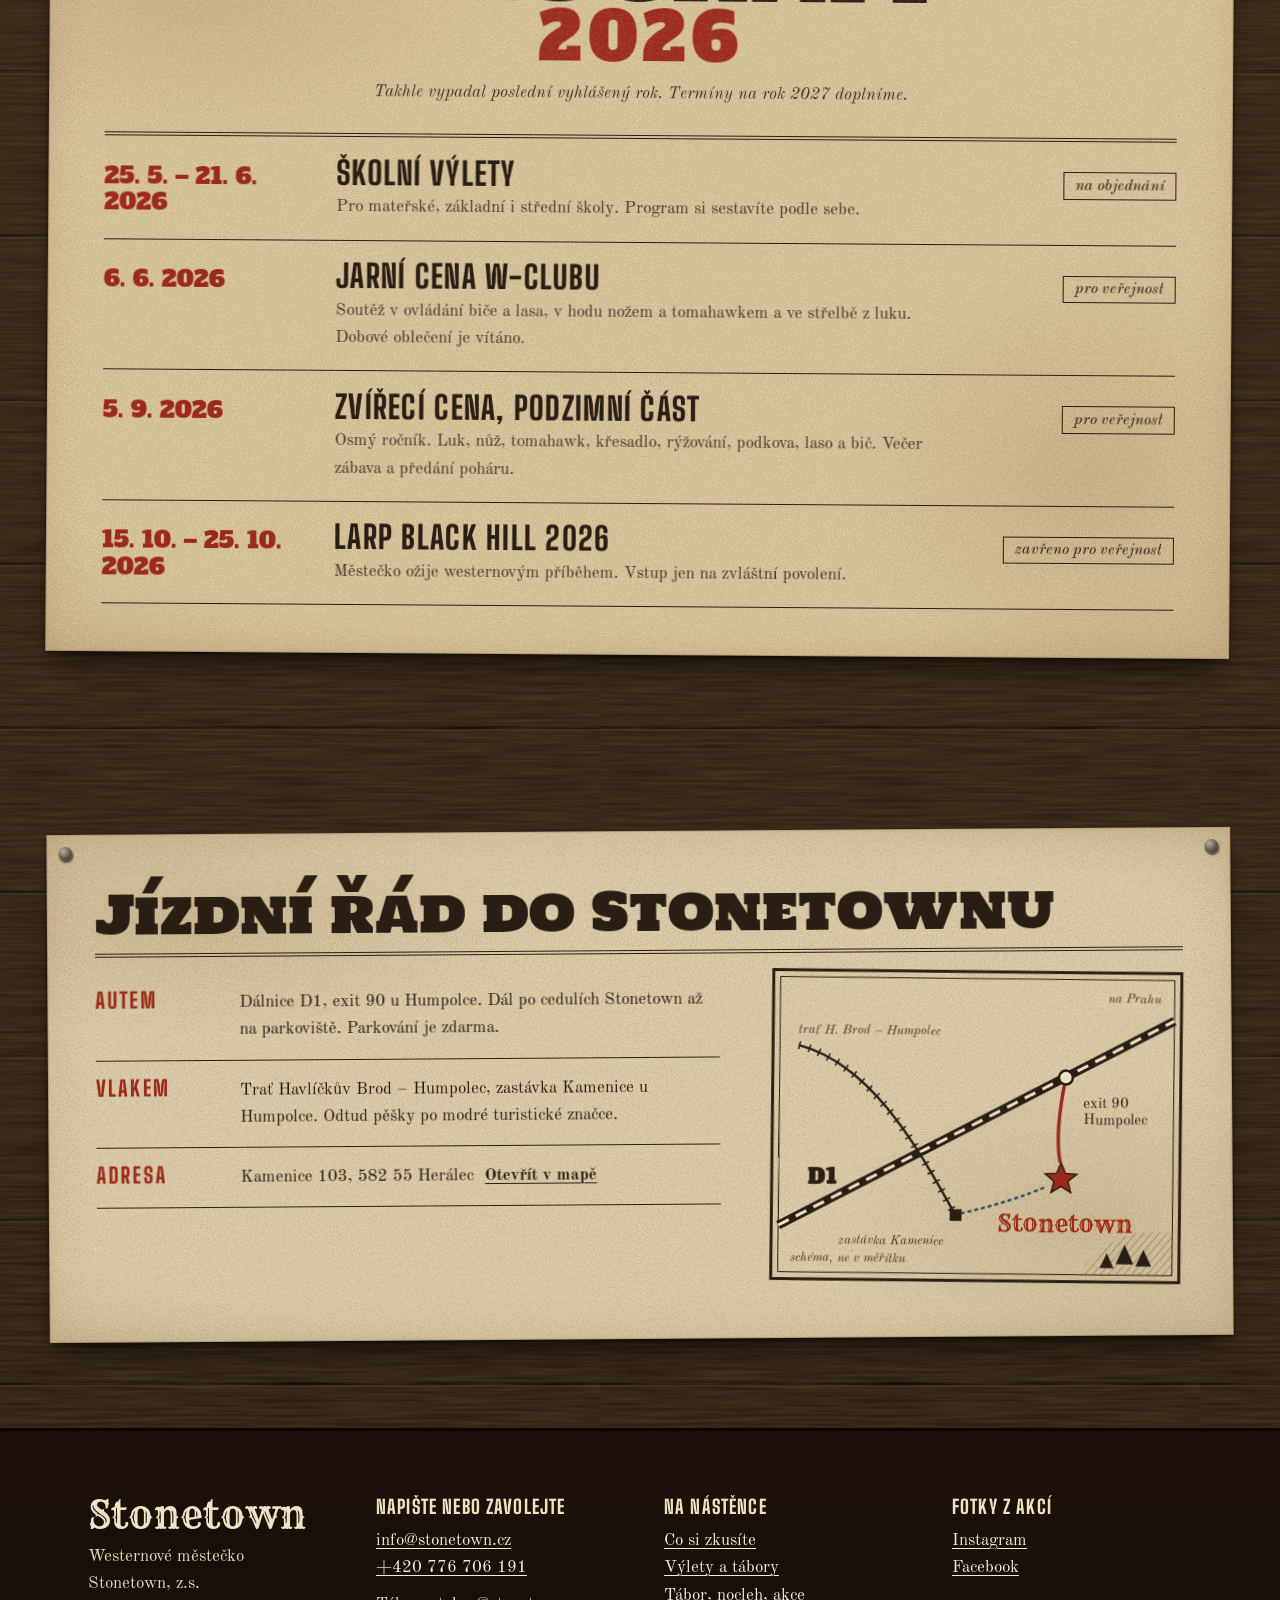
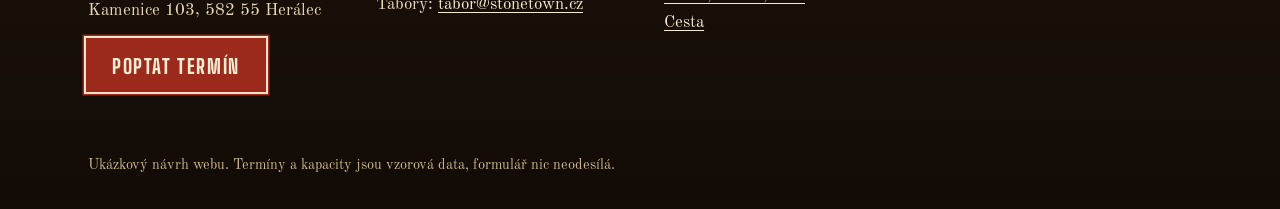
<file: b/index.html>
<!doctype html>
<html lang="cs">
  <head>
    <meta charset="utf-8" />
    <meta name="viewport" content="width=device-width, initial-scale=1" />
    <meta name="robots" content="noindex, nofollow" />
    <title>Stonetown – návrh B: Vyhláška</title>
    <meta name="description" content="Ukázkový návrh webu westernového městečka Stonetown u Humpolce. Varianta B: Vyhláška." />
    <meta name="theme-color" content="#2b1b11" />
    <link rel="preload" href="../fonts/Rye-400-latin.woff2" as="font" type="font/woff2" crossorigin />
    <link rel="stylesheet" href="../fonts/b.css" />
    <link rel="stylesheet" href="../shared/base.css" />
    <link rel="stylesheet" href="./style.css" />
    <script src="../shared/data.js" defer></script>
    <script src="../shared/app.js" defer></script>
    <script src="./b.js" defer></script>
  </head>
  <body>
    <div class="demo">
      <span>Ukázkový návrh, ne oficiální web. Údaje nejsou závazné. Oficiální stránky: <a href="https://www.stonetown.cz/">stonetown.cz</a></span>
      <nav class="demo__nav" aria-label="Varianty návrhu">
        <a href="../">Přehled</a>
        <a href="../a/">A</a>
        <a href="../b/" aria-current="page">B</a>
        <a href="../c/">C</a>
      </nav>
    </div>

    <a class="skip" href="#obsah">Přeskočit na obsah</a>

    <!-- shared SVG defs: paper grain, rough edges -->
    <svg class="defs" aria-hidden="true" focusable="false" width="0" height="0">
      <filter id="rough"><feTurbulence type="fractalNoise" baseFrequency=".04" numOctaves="3" seed="3" /><feDisplacementMap in="SourceGraphic" scale="6" /></filter>
      <filter id="ink"><feTurbulence type="fractalNoise" baseFrequency=".9" numOctaves="2" seed="8" result="n" /><feColorMatrix in="n" type="matrix" values="0 0 0 0 0  0 0 0 0 0  0 0 0 0 0  0 0 0 -.9 1.45" result="m" /><feComposite in="SourceGraphic" in2="m" operator="in" /></filter>
      <pattern id="hatch" width="5" height="5" patternUnits="userSpaceOnUse" patternTransform="rotate(45)"><line x1="0" y1="0" x2="0" y2="5" stroke="#2a1d14" stroke-width="1.6" /></pattern>
      <pattern id="hatch-l" width="7" height="7" patternUnits="userSpaceOnUse" patternTransform="rotate(-35)"><line x1="0" y1="0" x2="0" y2="7" stroke="#2a1d14" stroke-width="1" /></pattern>
    </svg>

    <header class="bar">
      <a class="bar__brand" href="#obsah">Stonetown</a>
      <nav class="bar__nav" aria-label="Hlavní navigace">
        <a href="#vyhlaska">Vstupné</a>
        <a href="#hleda-se">Co si zkusíte</a>
        <a href="#kronika">Příběh</a>
        <a href="#programy">Výlety a tábory</a>
        <a href="#inzerce">Tábor a akce</a>
        <a href="#program">Program roku</a>
        <a href="#cesta">Cesta</a>
      </nav>
      <a class="bar__cta" href="#poptavka">Poptat termín</a>
    </header>

    <main id="obsah">
      <!-- ============ HERO: the broadside ============ -->
      <section class="wall wall--hero" aria-labelledby="hero-title">
        <article class="sheet broadside">
          <span class="nail nail--tl" aria-hidden="true"></span><span class="nail nail--tr" aria-hidden="true"></span>
          <span class="nail nail--bl" aria-hidden="true"></span><span class="nail nail--br" aria-hidden="true"></span>

          <p class="bs__top"><span aria-hidden="true">☞</span> Vyhlašuje se všem rodinám, školám a oddílům <span aria-hidden="true">☜</span></p>
          <p class="bs__kicker">Westernové městečko</p>
          <h1 class="bs__name" id="hero-title">Stonetown</h1>
          <div class="bs__rule" aria-hidden="true"><svg viewBox="0 0 120 24"><path d="M12 3l2.6 6.4 6.9.4-5.3 4.4 1.7 6.7L12 17.2l-5.9 3.7 1.7-6.7L2.5 9.8l6.9-.4z"/><path d="M60 1l3.1 7.7 8.3.5-6.4 5.3 2.1 8.1L60 18.1l-7.1 4.5 2.1-8.1-6.4-5.3 8.3-.5z"/><path d="M108 3l2.6 6.4 6.9.4-5.3 4.4 1.7 6.7-5.9-3.7-5.9 3.7 1.7-6.7-5.3-4.4 6.9-.4z"/></svg></div>
          <p class="bs__where">v lesích u Humpolce</p>

          <svg class="bs__town" viewBox="0 0 1200 260" role="img" aria-labelledby="town-t">
            <title id="town-t">Rytina hlavní ulice Stonetownu: dřevěné domy se štíty, banka, obchod a kostel se zvonicí, za nimi smrkový les</title>
            <g class="far" fill="#2a1d14" opacity=".28">
              <path d="M0 150 L30 95 L45 120 L70 70 L95 118 L115 88 L140 130 L170 60 L200 125 L230 85 L255 120 L285 66 L320 128 L350 92 L380 124 L410 72 L445 130 L470 98 L500 126 L540 64 L575 128 L600 96 L630 122 L665 70 L700 130 L730 90 L760 124 L800 60 L835 128 L865 94 L895 120 L930 72 L965 130 L990 96 L1020 126 L1060 66 L1095 128 L1125 92 L1160 124 L1200 80 L1200 260 L0 260 Z" />
            </g>
            <g class="mid" fill="url(#hatch-l)" stroke="#2a1d14" stroke-width="1.5">
              <path d="M0 178 L22 120 L40 150 L58 104 L80 158 L100 128 L120 168 L150 112 L175 166 L210 134 L1000 134 L1030 108 L1052 160 L1080 118 L1110 166 L1140 120 L1165 160 L1200 112 L1200 260 L0 260 Z" />
            </g>
            <!-- buildings -->
            <g stroke="#2a1d14" stroke-width="2.4" stroke-linejoin="round">
              <!-- tinware -->
              <path d="M150 260 V150 H168 V138 H262 V150 H280 V260 Z" fill="#efe3c6" />
              <rect x="174" y="152" width="82" height="22" fill="#2a1d14" />
              <text x="215" y="168" fill="#efe3c6" font-family="Big Shoulders Display, sans-serif" font-size="15" font-weight="800" text-anchor="middle" stroke="none" letter-spacing="2">TINWARE</text>
              <path d="M140 200 H290 L282 212 H148 Z" fill="url(#hatch)" />
              <path d="M160 212 V260 M270 212 V260" />
              <rect x="190" y="222" width="22" height="38" fill="url(#hatch)" /><rect x="222" y="222" width="30" height="20" fill="#efe3c6" />
              <!-- bank with balcony -->
              <path d="M300 260 V112 L318 112 L318 98 Q372 76 426 98 L426 112 L444 112 V260 Z" fill="#efe3c6" />
              <rect x="336" y="116" width="72" height="20" fill="#2a1d14" />
              <text x="372" y="131" fill="#efe3c6" font-family="Big Shoulders Display, sans-serif" font-size="15" font-weight="800" text-anchor="middle" stroke="none" letter-spacing="3">BANK</text>
              <path d="M300 182 H444 M300 182 V196 H444 V182 M310 182 V196 M326 182 V196 M342 182 V196 M358 182 V196 M374 182 V196 M390 182 V196 M406 182 V196 M422 182 V196 M438 182 V196" fill="none" />
              <rect x="320" y="146" width="18" height="26" fill="url(#hatch)" /><rect x="363" y="146" width="18" height="26" fill="url(#hatch)" /><rect x="406" y="146" width="18" height="26" fill="url(#hatch)" />
              <rect x="356" y="212" width="32" height="48" fill="url(#hatch)" />
              <!-- church -->
              <path d="M560 260 V170 L600 136 L640 170 V260 Z" fill="#efe3c6" />
              <path d="M584 136 V96 H616 V136" fill="#efe3c6" />
              <path d="M580 96 L600 58 L620 96 Z" fill="url(#hatch)" />
              <path d="M600 58 V40 M592 47 H608" fill="none" />
              <path d="M594 104 h12 v14 h-12 z" fill="#2a1d14" />
              <path d="M588 190 Q600 176 612 190 V214 H588 Z" fill="url(#hatch)" />
              <rect x="590" y="226" width="20" height="34" fill="#2a1d14" />
              <!-- sheriff -->
              <path d="M680 260 V128 H700 V118 H800 V128 H820 V260 Z" fill="#efe3c6" />
              <rect x="706" y="134" width="88" height="22" fill="#efe3c6" />
              <text x="750" y="150" fill="#2a1d14" font-family="Big Shoulders Display, sans-serif" font-size="15" font-weight="800" text-anchor="middle" stroke="none" letter-spacing="2">SHERIFF</text>
              <path d="M672 196 H828 L820 208 H680 Z" fill="url(#hatch)" />
              <path d="M690 208 V260 M750 208 V260 M810 208 V260" />
              <rect x="706" y="166" width="18" height="22" fill="url(#hatch)" /><rect x="776" y="166" width="18" height="22" fill="url(#hatch)" />
              <rect x="760" y="222" width="24" height="38" fill="#2a1d14" />
              <!-- general store -->
              <path d="M840 260 V140 L858 140 L858 126 L1006 126 L1006 140 L1024 140 V260 Z" fill="#efe3c6" />
              <rect x="864" y="132" width="136" height="22" fill="#2a1d14" />
              <text x="932" y="148" fill="#efe3c6" font-family="Big Shoulders Display, sans-serif" font-size="14" font-weight="800" text-anchor="middle" stroke="none" letter-spacing="2">GENERAL STORE</text>
              <path d="M832 192 H1032 L1024 204 H840 Z" fill="url(#hatch)" />
              <path d="M850 204 V260 M932 204 V260 M1014 204 V260" />
              <rect x="868" y="216" width="40" height="26" fill="url(#hatch)" /><rect x="956" y="216" width="40" height="26" fill="url(#hatch)" />
              <!-- saloon at the edge -->
              <path d="M1044 260 V150 H1062 V138 H1140 V150 H1200" fill="#efe3c6" />
              <rect x="1068" y="156" width="66" height="20" fill="url(#hatch)" />
              <!-- water tank -->
              <path d="M466 260 V200 M534 260 V200 M466 200 L534 260 M534 200 L466 260" fill="none" />
              <path d="M458 200 V160 Q500 150 542 160 V200 Z" fill="url(#hatch)" />
              <path d="M458 160 Q500 140 542 160" fill="#efe3c6" />
              <!-- ground -->
              <path d="M0 258 H1200" stroke-width="4" />
            </g>
            <g fill="#2a1d14" opacity=".9">
              <circle cx="1110" cy="48" r="26" fill="none" stroke="#2a1d14" stroke-width="2" />
              <path d="M1110 12 V2 M1110 94 V84 M1074 48 H1064 M1156 48 H1146 M1084 22 L1077 15 M1136 74 L1143 81 M1136 22 L1143 15 M1084 74 L1077 81" stroke="#2a1d14" stroke-width="2.4" />
            </g>
          </svg>

          <div class="bs__body">
            <div class="bs__text">
              <p class="bs__lead"><span class="dropcap">S</span>kutečné westernové městečko v lese u Kamenice. Banka, úřad šerifa, kavárna, kasino, obchod a kostel se zvonem. Žádný dům tu není jen kulisa: do všech se dá vejít.</p>
              <p class="bs__sub">Luk, laso, tomahawk i rýžovací pánev dostanete do ruky. Postavila to parta kamarádů vlastníma rukama a staví dál.</p>
              <div class="bs__cta">
                <a class="btn btn--red" href="#poptavka">Poptat školní výlet</a>
                <a class="btn btn--ink" href="#hleda-se">Co si u nás zkusíte</a>
              </div>
            </div>
            <figure class="cut cut--hero">
              <img src="../img/b-akce-900.webp" width="900" height="506" alt="Westernová scéna před úřadem šerifa: střelec v klobouku vystřelí do vzduchu, na verandě a balkoně přihlížejí lidé" fetchpriority="high" />
              <figcaption>Westernová scéna před úřadem šerifa.</figcaption>
            </figure>
          </div>

        </article>
      </section>

      <!-- ============ SHERIFF NOTICE ============ -->
      <section class="wall" id="vyhlaska" aria-labelledby="vyhl-h">
        <div class="notice-row">
          <article class="sheet notice">
            <span class="nail nail--tc" aria-hidden="true"></span>
            <svg class="seal" viewBox="0 0 120 120" aria-hidden="true">
              <circle cx="60" cy="60" r="54" fill="none" stroke="currentColor" stroke-width="3" />
              <circle cx="60" cy="60" r="46" fill="none" stroke="currentColor" stroke-width="1.5" stroke-dasharray="2 4" />
              <path d="M60 22 L68.8 47.9 L96.2 48.2 L74.2 64.5 L82.4 90.8 L60 75 L37.6 90.8 L45.8 64.5 L23.8 48.2 L51.2 47.9 Z" fill="currentColor" />
              <circle cx="60" cy="60" r="7" fill="#efe3c6" />
            </svg>
            <h2 class="notice__h" id="vyhl-h">Oznámení</h2>
            <p class="notice__big">V roce 2026 je městečko pro veřejnost dočasně zavřené.</p>
            <p>Sezónu 2027 sem doplníme, jakmile bude vyhlášena. Školy, oddíly a skupiny se na termín mohou ptát už teď.</p>
            <a class="btn btn--red" href="#poptavka">Zeptat se na termín</a>
            <p class="notice__from">Úřad šerifa města Stonetown</p>
          </article>

          <article class="sheet tariff">
            <span class="nail nail--tc" aria-hidden="true"></span>
            <h2 class="tariff__h">Sazebník</h2>
            <dl>
              <div><dt>Vstupné za osobu</dt><dd>100 Kč</dd></div>
              <div><dt>Děti do 120 cm</dt><dd>zdarma</dd></div>
              <div><dt>Parkování</dt><dd>zdarma</dd></div>
              <div><dt>Na návštěvu si nechte</dt><dd>2,5 hod.</dd></div>
            </dl>
            <p class="tariff__note">Vstupné platí i ten, kdo jde jen do kavárny.</p>
          </article>
        </div>
      </section>

      <!-- ============ WANTED WALL ============ -->
      <section class="wall wall--wanted" id="hleda-se" aria-labelledby="hleda-h">
        <div class="painted">
          <h2 class="painted__h" id="hleda-h">Hledá se odvážlivec</h2>
          <p class="painted__p">Osm disciplín Divokého západu. U každé je někdo, kdo poradí a předvede, jak na to.</p>
        </div>

        <ul class="posters">
          <li class="poster" style="--r:-2.4deg">
            <span class="nail nail--tc" aria-hidden="true"></span>
            <p class="poster__w">Hledá se</p>
            <div class="poster__pic">
              <svg viewBox="0 0 100 100" aria-hidden="true"><g fill="none" stroke="#2a1d14" stroke-width="3.2" stroke-linecap="round" stroke-linejoin="round"><path d="M28 12 Q78 50 28 88" /><path d="M28 12 L28 88" stroke-width="1.4" /><path d="M14 50 H90" /><path d="M90 50 L78 43 M90 50 L78 57" /><path d="M14 50 L8 43 M14 50 L8 57 M20 50 L14 43 M20 50 L14 57" stroke-width="2" /><path d="M24 10 L32 14 M24 90 L32 86" stroke-width="5" /></g><circle cx="50" cy="50" r="40" fill="url(#hatch-l)" opacity=".25" /></svg>
            </div>
            <h3 class="poster__name">Luk</h3>
            <p class="poster__deed">Střelba na terč pro děti i dospělé.</p>
            <p class="poster__reward"><span>Odměna:</span> šíp v černém</p>
          </li>
          <li class="poster" style="--r:1.8deg">
            <span class="nail nail--tc" aria-hidden="true"></span>
            <p class="poster__w">Hledá se</p>
            <div class="poster__pic">
              <svg viewBox="0 0 100 100" aria-hidden="true"><g fill="none" stroke="#2a1d14" stroke-width="3.2" stroke-linecap="round" stroke-linejoin="round"><path d="M22 84 L72 22" /><path d="M62 16 Q84 14 88 32 L76 38 Q72 26 62 26 Z" fill="#2a1d14" /><path d="M78 84 L34 30" /><path d="M34 30 L24 14 Q40 18 42 26 Z" fill="url(#hatch)" /><path d="M70 76 L82 72 L86 82 L74 88 Z" fill="#2a1d14" /><path d="M24 80 L30 74 M28 86 L34 80" stroke-width="2" /></g><circle cx="50" cy="50" r="40" fill="url(#hatch-l)" opacity=".25" /></svg>
            </div>
            <h3 class="poster__name">Tomahawk a nože</h3>
            <p class="poster__deed">Hod na dřevěný terč.</p>
            <p class="poster__reward"><span>Odměna:</span> čepel ve dřevě</p>
          </li>
          <li class="clip" style="--r:1.4deg">
            <span class="nail nail--tc" aria-hidden="true"></span>
            <img src="../img/a-bic-700.webp" srcset="../img/a-bic-700.webp 700w, ../img/a-bic-1360.webp 1360w" sizes="(max-width: 62rem) 90vw, 32rem" width="700" height="293" alt="Vystoupení s bičem na louce, diváci sedí na lavicích před srubem." loading="lazy">
            <p class="clip__cap">Vystoupení s bičem na louce za městečkem.</p>
          </li>
          <li class="poster" style="--r:-1.2deg">
            <span class="nail nail--tc" aria-hidden="true"></span>
            <p class="poster__w">Hledá se</p>
            <div class="poster__pic">
              <svg viewBox="0 0 100 100" aria-hidden="true"><g fill="none" stroke="#2a1d14" stroke-width="3.2" stroke-linecap="round" stroke-linejoin="round"><ellipse cx="44" cy="40" rx="30" ry="22" /><ellipse cx="44" cy="40" rx="24" ry="17" stroke-width="1.6" /><path d="M66 54 Q74 66 64 78 Q54 90 70 92" /><path d="M70 92 Q84 90 88 80" stroke-width="2" /><path d="M14 40 L10 52" stroke-width="2.4" /></g><circle cx="50" cy="50" r="40" fill="url(#hatch-l)" opacity=".25" /></svg>
            </div>
            <h3 class="poster__name">Laso a bič</h3>
            <p class="poster__deed">Ukážeme, jak laso roztočit a kam mířit.</p>
            <p class="poster__reward"><span>Odměna:</span> chycený kůl</p>
          </li>
          <li class="poster" style="--r:2.6deg">
            <span class="nail nail--tc" aria-hidden="true"></span>
            <p class="poster__w">Hledá se</p>
            <div class="poster__pic">
              <svg viewBox="0 0 100 100" aria-hidden="true"><g stroke="#2a1d14" stroke-width="3" stroke-linejoin="round"><path d="M28 86 L22 52 Q22 16 50 16 Q78 16 78 52 L72 86 L58 86 L62 52 Q62 32 50 32 Q38 32 38 52 L42 86 Z" fill="url(#hatch)" /></g><g fill="#efe3c6" stroke="#2a1d14" stroke-width="1.6"><circle cx="29" cy="40" r="3" /><circle cx="27" cy="58" r="3" /><circle cx="31" cy="74" r="3" /><circle cx="71" cy="40" r="3" /><circle cx="73" cy="58" r="3" /><circle cx="69" cy="74" r="3" /></g></svg>
            </div>
            <h3 class="poster__name">Podkova</h3>
            <p class="poster__deed">Hod podkovou na kolík.</p>
            <p class="poster__reward"><span>Odměna:</span> zvonění o kolík</p>
          </li>
          <li class="poster" style="--r:-2deg">
            <span class="nail nail--tc" aria-hidden="true"></span>
            <p class="poster__w">Hledá se</p>
            <div class="poster__pic">
              <svg viewBox="0 0 100 100" aria-hidden="true"><g fill="none" stroke="#2a1d14" stroke-width="3.2" stroke-linejoin="round"><ellipse cx="50" cy="58" rx="40" ry="18" /><ellipse cx="50" cy="56" rx="26" ry="10" fill="url(#hatch-l)" stroke-width="1.6" /><path d="M10 58 Q12 74 50 78 Q88 74 90 58" /></g><g fill="#2a1d14"><path d="M44 52 l5 -3 l4 4 l-4 3 z" /><path d="M56 56 l4 -2 l3 3 l-4 2 z" /><circle cx="38" cy="58" r="2" /></g><g stroke="#2a1d14" stroke-width="2.4" stroke-linecap="round"><path d="M50 24 V34 M45 29 H55" /><path d="M70 14 V20 M67 17 H73" /><path d="M30 18 V24 M27 21 H33" /></g></svg>
            </div>
            <h3 class="poster__name">Rýžování zlata</h3>
            <p class="poster__deed">Pánev, voda a trpělivost.</p>
            <p class="poster__reward"><span>Odměna:</span> zrnko na dně pánve</p>
          </li>
          <li class="poster" style="--r:1.4deg">
            <span class="nail nail--tc" aria-hidden="true"></span>
            <p class="poster__w">Hledá se</p>
            <div class="poster__pic">
              <svg viewBox="0 0 100 100" aria-hidden="true"><g stroke="#2a1d14" stroke-width="3" stroke-linejoin="round"><rect x="10" y="70" width="80" height="10" fill="url(#hatch)" /><path d="M20 80 V94 M80 80 V94" fill="none" /><rect x="16" y="44" width="18" height="26" fill="#efe3c6" /><rect x="41" y="38" width="18" height="32" fill="url(#hatch-l)" /><path d="M68 70 L74 52 L90 56 L84 72" fill="#efe3c6" /></g><g fill="#2a1d14"><circle cx="50" cy="52" r="3.4" /><circle cx="25" cy="56" r="2.6" /></g><g fill="none" stroke="#2a1d14" stroke-width="2"><circle cx="50" cy="18" r="10" /><circle cx="50" cy="18" r="4" /><path d="M50 4 V10 M50 26 V32 M36 18 H42 M58 18 H64" /></g></svg>
            </div>
            <h3 class="poster__name">Střelnice</h3>
            <p class="poster__deed">Na plechovky z dobových zbraní.</p>
            <p class="poster__reward"><span>Odměna:</span> plechovka v trávě</p>
          </li>
          <li class="poster" style="--r:-1.6deg">
            <span class="nail nail--tc" aria-hidden="true"></span>
            <p class="poster__w">Hledá se</p>
            <div class="poster__pic">
              <svg viewBox="0 0 100 100" aria-hidden="true"><g stroke="#2a1d14" stroke-width="3" stroke-linejoin="round" stroke-linecap="round"><path d="M34 36 Q20 52 22 70 Q26 90 50 90 Q74 90 78 70 Q80 52 66 36 Z" fill="url(#hatch-l)" /><path d="M32 36 Q50 28 68 36 Q58 42 50 40 Q42 42 32 36 Z" fill="#efe3c6" /><path d="M38 34 L34 18 M62 34 L68 20 M50 40 L50 52" fill="none" /><circle cx="50" cy="60" r="8" fill="#efe3c6" /><path d="M50 55 l1.6 3.4 3.6 .4 -2.7 2.4 .8 3.6 -3.3 -1.9 -3.3 1.9 .8 -3.6 -2.7 -2.4 3.6 -.4 z" fill="#2a1d14" stroke-width="0" /></g><path d="M28 76 Q50 82 72 76" fill="none" stroke="#2a1d14" stroke-width="1.6" stroke-dasharray="3 3" /></svg>
            </div>
            <h3 class="poster__name">Tvořivé dílny</h3>
            <p class="poster__deed">Kožený váček, přívěsek, provaz, ruční papír, dřevořezba.</p>
            <p class="poster__reward"><span>Odměna:</span> výrobek domů</p>
          </li>
          <li class="poster" style="--r:2.2deg">
            <span class="nail nail--tc" aria-hidden="true"></span>
            <p class="poster__w">Hledá se</p>
            <div class="poster__pic">
              <svg viewBox="0 0 100 100" aria-hidden="true"><g stroke="#2a1d14" stroke-width="3" stroke-linejoin="round"><path d="M16 64 V44 Q16 20 50 20 Q84 20 84 44 V64 Z" fill="#efe3c6" /><path d="M30 64 V30 M50 64 V20 M70 64 V30" fill="none" stroke-width="1.6" /><path d="M10 64 H90 V70 H10 Z" fill="url(#hatch)" /></g><g fill="none" stroke="#2a1d14" stroke-width="3"><circle cx="28" cy="80" r="12" /><circle cx="74" cy="80" r="12" /><path d="M28 68 V92 M16 80 H40 M74 68 V92 M62 80 H86" stroke-width="1.6" /><path d="M90 66 L98 58" /></g></svg>
            </div>
            <h3 class="poster__name">Muzeum</h3>
            <p class="poster__deed">Jak se osidloval Divoký západ.</p>
            <p class="poster__reward"><span>Odměna:</span> příběh osadníků</p>
          </li>
        </ul>
        <p class="painted__foot">Na verandě kavárny mezitím voní káva a domácí jablečný závin.</p>
      </section>

      <!-- ============ GAZETTE ============ -->
      <section class="wall" id="kronika" aria-labelledby="kron-h">
        <article class="sheet gazette">
          <span class="nail nail--tl" aria-hidden="true"></span><span class="nail nail--tr" aria-hidden="true"></span>
          <header class="gz__head">
            <p class="gz__meta"><span>Z kroniky městečka</span><span>Kamenice u Humpolce</span><span>Od roku 1996</span></p>
            <h2 class="gz__title" id="kron-h">Z letních táborů vyrostlo město</h2>
          </header>
          <div class="gz__cols">
            <div class="gz__col">
              <p class="gz__first"><span class="dropcap dropcap--ink">S</span>tonetown začal jako parta kamarádů, která pořádala letní tábory v lese nedaleko Humpolce. Postupně přibývaly stavby, až z toho bylo celé městečko. A roste pořád.</p>
              <p>Na hlavní ulici, které tu nikdo neřekne jinak než Mainstreet, dnes stojí banka, úřad šerifa, kavárna, kasino, obchod a kostel se zvonem. Přibyla kožedělná dílna a truhlářský koutek.</p>
              <blockquote class="gz__quote">
                <p>„Poblíž je vesnička Kamenice, a tak se to u nás mělo jmenovat Stonevillage, ale my jsme chtěli být město.“</p>
                <footer>Petr Řádek, starosta Stonetownu</footer>
              </blockquote>
            </div>
            <figure class="cut">
              <img src="../img/b-rano-800.webp" width="800" height="600" loading="lazy" alt="Hlavní ulice Stonetownu v ranním světle, dlouhé stíny dřevěných domů s verandami" />
              <figcaption>Mainstreet v ranním světle.</figcaption>
            </figure>
            <div class="gz__col">
              <blockquote class="gz__quote gz__quote--big">
                <p>„Není tu jediný barák, který by byl jenom kulisou. Jsou to všechno plnohodnotné funkční objekty.“</p>
                <footer>Petr Řádek, starosta Stonetownu</footer>
              </blockquote>
              <p>V zimě tu hoří ohně na zimním táboření a lovci kožešin poměřují síly ve westernových disciplínách. Městečko slouží i jako kulisa pro LARP a pro filmaře.</p>
              <p class="gz__src">Podle reportáže Českého rozhlasu z 25. 9. 2021.</p>
            </div>
          </div>
          <figure class="cut cut--wide">
            <img src="../img/b-zima-1800.webp" srcset="../img/b-zima-900.webp 900w, ../img/b-zima-1800.webp 1800w" sizes="(max-width: 70rem) 100vw, 70rem" width="1800" height="808" loading="lazy" alt="Zasněžená hlavní ulice Stonetownu s obchodem General Store" />
            <figcaption>General Store pod sněhem. Zimní táboření má za sebou šestnáct ročníků.</figcaption>
          </figure>
        </article>
      </section>

      <!-- ============ PROGRAMMES ============ -->
      <section class="wall" id="programy" aria-labelledby="prog-h">
        <div class="painted">
          <h2 class="painted__h" id="prog-h">Výlety, tábory a&nbsp;skupiny</h2>
          <p class="painted__p">Vyberte program a rovnou uvidíte dny, kdy je místo. Rezervace je potřeba vždy, jídlo zařídíme po domluvě.</p>
        </div>
        <div class="progs" data-programs></div>
        <p class="painted__foot">Termíny a kapacity jsou v této ukázce vzorové.</p>
      </section>

      <!-- ============ CLASSIFIEDS ============ -->
      <section class="wall" id="inzerce" aria-labelledby="inz-h">
        <article class="sheet ads">
          <span class="nail nail--tl" aria-hidden="true"></span><span class="nail nail--tr" aria-hidden="true"></span>
          <h2 class="ads__h" id="inz-h">Inzerce</h2>
          <div class="ads__grid">
            <section class="ad ad--big" aria-labelledby="ad-tabor">
              <h3 id="ad-tabor">Letní tábor 2026</h3>
              <p class="ad__name">„Čarodějův učeň – Tajemství Černého mlýna“</p>
              <p>Třicátý ročník. 5.–18. 7. 2026 pro děti od 7 do 15 let. Jídlo pětkrát denně, spí se v městečku.</p>
              <p class="ad__price">8 250 Kč</p>
              <p class="ad__contact">Přihlášky: <a href="mailto:tabor@stonetown.cz">tabor@stonetown.cz</a></p>
            </section>
            <section class="ad" aria-labelledby="ad-sruby">
              <h3 id="ad-sruby">Nocleh ve srubech</h3>
              <p>10 pokojů, 72 lůžek přímo v městečku. V sezóně pro tábory, školy v přírodě a vícedenní akce.</p>
              <p class="ad__price">120–240 Kč <small>za osobu a noc</small></p>
              <p class="tbc">Údaje z veřejných katalogů, ověříme s provozovatelem.</p>
            </section>
            <section class="ad" aria-labelledby="ad-oslavy">
              <h3 id="ad-oslavy">Svatby, oslavy, firemní akce</h3>
              <p>Pronajmeme celé městečko: banku, úřad šerifa, kasino i kostel se zvonem. Program na míru.</p>
              <p class="ad__contact"><a href="mailto:info@stonetown.cz">info@stonetown.cz</a></p>
              <p class="tbc">Nabídku ověříme s provozovatelem.</p>
            </section>
            <section class="ad ad--dark" aria-labelledby="ad-larp">
              <h3 id="ad-larp">LARP a natáčení</h3>
              <p>Kulisa pro LARP, westerny, historické filmy, reklamy a hudební klipy.</p>
              <p class="ad__contact"><a href="mailto:info@stonetown.cz">info@stonetown.cz</a></p>
            </section>
          </div>
        </article>
      </section>

      <!-- ============ TELEGRAM ============ -->
      <section class="wall" id="poptavka" aria-labelledby="tel-h">
        <div class="sheet telegram">
          <span class="nail nail--tl" aria-hidden="true"></span><span class="nail nail--tr" aria-hidden="true"></span>
          <header class="tel__head">
            <h2 class="tel__h" id="tel-h">Poptávka termínu</h2>
            <p class="tel__p">Vyplňte blanket, odpovíme e-mailem a termín potvrdíme. Poptávka je nezávazná.</p>
          </header>
          <div data-inquiry></div>
        </div>
      </section>

      <!-- ============ SHOW BILL ============ -->
      <section class="wall" id="program" aria-labelledby="bill-h">
        <article class="sheet bill">
          <span class="nail nail--tc" aria-hidden="true"></span>
          <p class="bill__top">Velkolepý</p>
          <h2 class="bill__h" id="bill-h">Program <span>2026</span></h2>
          <p class="bill__sub">Takhle vypadal poslední vyhlášený rok. Termíny na rok 2027 doplníme.</p>
          <ol class="evs" data-events></ol>
        </article>
      </section>

      <!-- ============ TIMETABLE ============ -->
      <section class="wall" id="cesta" aria-labelledby="cesta-h">
        <article class="sheet timetable">
          <span class="nail nail--tl" aria-hidden="true"></span><span class="nail nail--tr" aria-hidden="true"></span>
          <h2 class="tt__h" id="cesta-h">Jízdní řád do Stonetownu</h2>
          <div class="tt">
            <div class="tt__row">
              <p class="tt__how">Autem</p>
              <p>Dálnice D1, exit 90 u Humpolce. Dál po cedulích Stonetown až na parkoviště. Parkování je zdarma.</p>
            </div>
            <div class="tt__row">
              <p class="tt__how">Vlakem</p>
              <p>Trať Havlíčkův Brod – Humpolec, zastávka Kamenice u Humpolce. Odtud pěšky po modré turistické značce.</p>
            </div>
            <div class="tt__row">
              <p class="tt__how">Adresa</p>
              <p>Kamenice 103, 582 55 Herálec <a class="tt__map" href="https://www.google.com/maps/search/?api=1&query=49.52155%2C15.41825">Otevřít v mapě</a></p>
            </div>
          </div>
          <svg class="route" viewBox="0 0 420 320" role="img" aria-label="Schéma cesty: dálnice D1, exit 90 u Humpolce, odtud silnicí ke Stonetownu u Kamenice. Vlakem do zastávky Kamenice u Humpolce a po modré značce.">
            <defs><pattern id="rt-hatch" width="6" height="6" patternUnits="userSpaceOnUse" patternTransform="rotate(40)"><path d="M0 0v6" stroke="#2a1d14" stroke-width="1.2" opacity=".5"/></pattern></defs>
            <rect x="4" y="4" width="412" height="312" fill="none" stroke="#2a1d14" stroke-width="3"/>
            <rect x="11" y="11" width="398" height="298" fill="none" stroke="#2a1d14" stroke-width="1"/>
            <path d="M330 292c20-25 50-30 79-25v42H318c0-8 5-13 12-17z" fill="url(#rt-hatch)"/>
            <path d="M352 298l9-20 9 20zM372 300l8-17 8 17zM336 302l7-15 7 15z" fill="#2a1d14"/>
            <path d="M11 262L409 52" stroke="#2a1d14" stroke-width="9"/>
            <path d="M11 262L409 52" stroke="#efe3c6" stroke-width="3" stroke-dasharray="12 8"/>
            <path d="M30 80C110 100 160 200 190 250" fill="none" stroke="#2a1d14" stroke-width="2.4"/>
            <path d="M30 80C110 100 160 200 190 250" fill="none" stroke="#2a1d14" stroke-width="8" stroke-dasharray="1.5 9"/>
            <path d="M300 110C294 140 290 170 295 196" fill="none" stroke="#9b2a1c" stroke-width="3.5"/>
            <path d="M196 248C230 240 260 230 282 220" fill="none" stroke="#2f4a68" stroke-width="2.5" stroke-dasharray="2 5" stroke-linecap="round"/>
            <circle cx="300" cy="110" r="7" fill="#efe3c6" stroke="#2a1d14" stroke-width="2.5"/>
            <rect x="184" y="244" width="12" height="12" fill="#2a1d14"/>
            <path d="M296 196l4.4 10.8 11.6.7-8.9 7.4 2.8 11.3-9.9-6.2-9.9 6.2 2.8-11.3-8.9-7.4 11.6-.7z" fill="#9b2a1c" stroke="#2a1d14" stroke-width="1.5"/>
            <text x="40" y="220" class="rt rt--road">D1</text>
            <text x="318" y="140" class="rt">exit 90</text>
            <text x="318" y="157" class="rt">Humpolec</text>
            <text x="30" y="68" class="rt rt--s">trať H. Brod – Humpolec</text>
            <text x="178" y="280" class="rt rt--s" text-anchor="end">zastávka Kamenice</text>
            <text x="300" y="266" class="rt rt--town" text-anchor="middle">Stonetown</text>
            <text x="396" y="34" class="rt rt--s" text-anchor="end">na Prahu</text>
            <text x="24" y="298" class="rt rt--s">schéma, ne v měřítku</text>
          </svg>
        </article>
      </section>
    </main>

    <footer class="foot">
      <div class="foot__in">
        <div>
          <p class="foot__name">Stonetown</p>
          <p>Westernové městečko Stonetown, z.s.<br />Kamenice 103, 582 55 Herálec</p>
          <a class="btn btn--red foot__cta" href="#poptavka">Poptat termín</a>
        </div>
        <div>
          <h2 class="foot__h">Napište nebo zavolejte</h2>
          <p><a href="mailto:info@stonetown.cz">info@stonetown.cz</a><br /><a href="tel:+420776706191">+420 776 706 191</a></p>
          <p>Tábory: <a href="mailto:tabor@stonetown.cz">tabor@stonetown.cz</a></p>
        </div>
        <div>
          <h2 class="foot__h">Na nástěnce</h2>
          <p><a href="#hleda-se">Co si zkusíte</a><br /><a href="#programy">Výlety a tábory</a><br /><a href="#inzerce">Tábor, nocleh, akce</a><br /><a href="#cesta">Cesta</a></p>
        </div>
        <div>
          <h2 class="foot__h">Fotky z akcí</h2>
          <p><a href="https://www.instagram.com/stonetown_wm/">Instagram</a><br /><a href="https://www.facebook.com/p/Westernov%C3%A9-m%C4%9Bste%C4%8Dko-Stonetown-100056993868302/">Facebook</a></p>
        </div>
      </div>
      <p class="foot__note">Ukázkový návrh webu. Termíny a kapacity jsou vzorová data, formulář nic neodesílá.</p>
    </footer>
  </body>
</html>
</file>
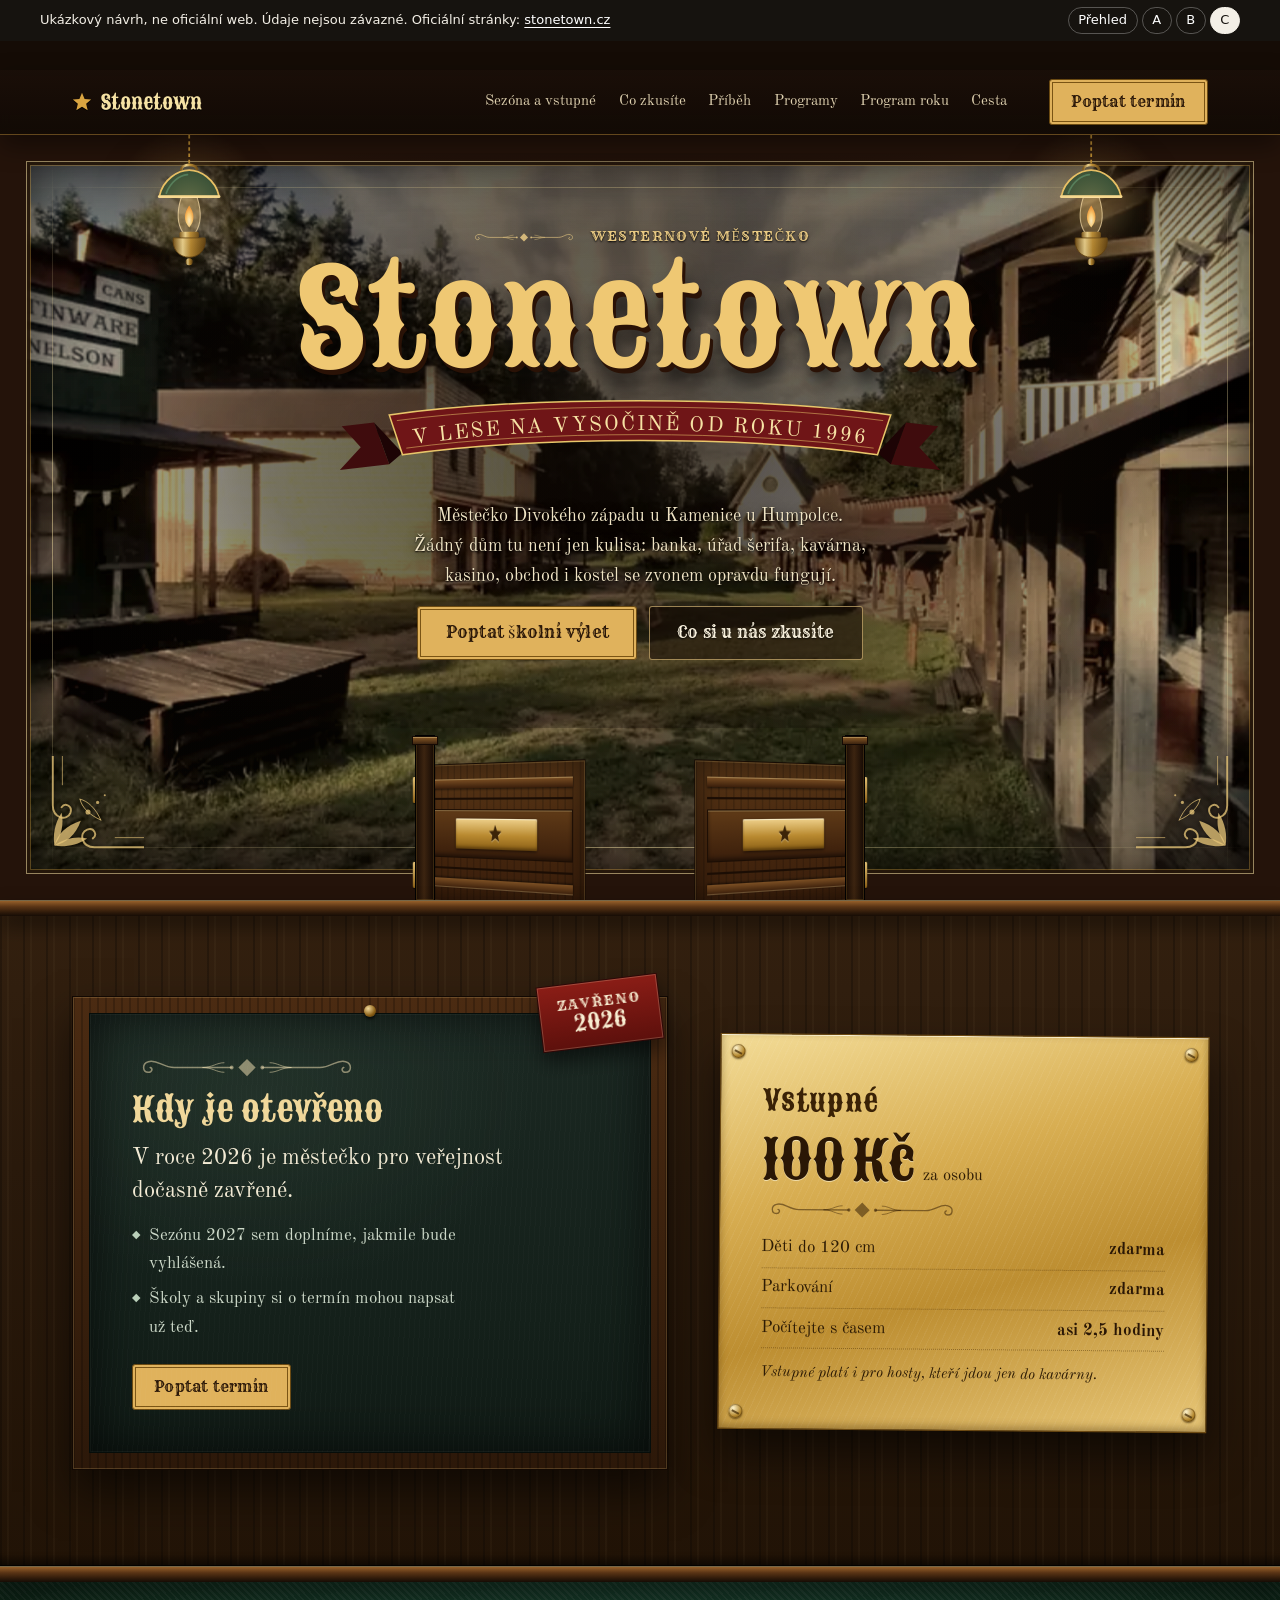
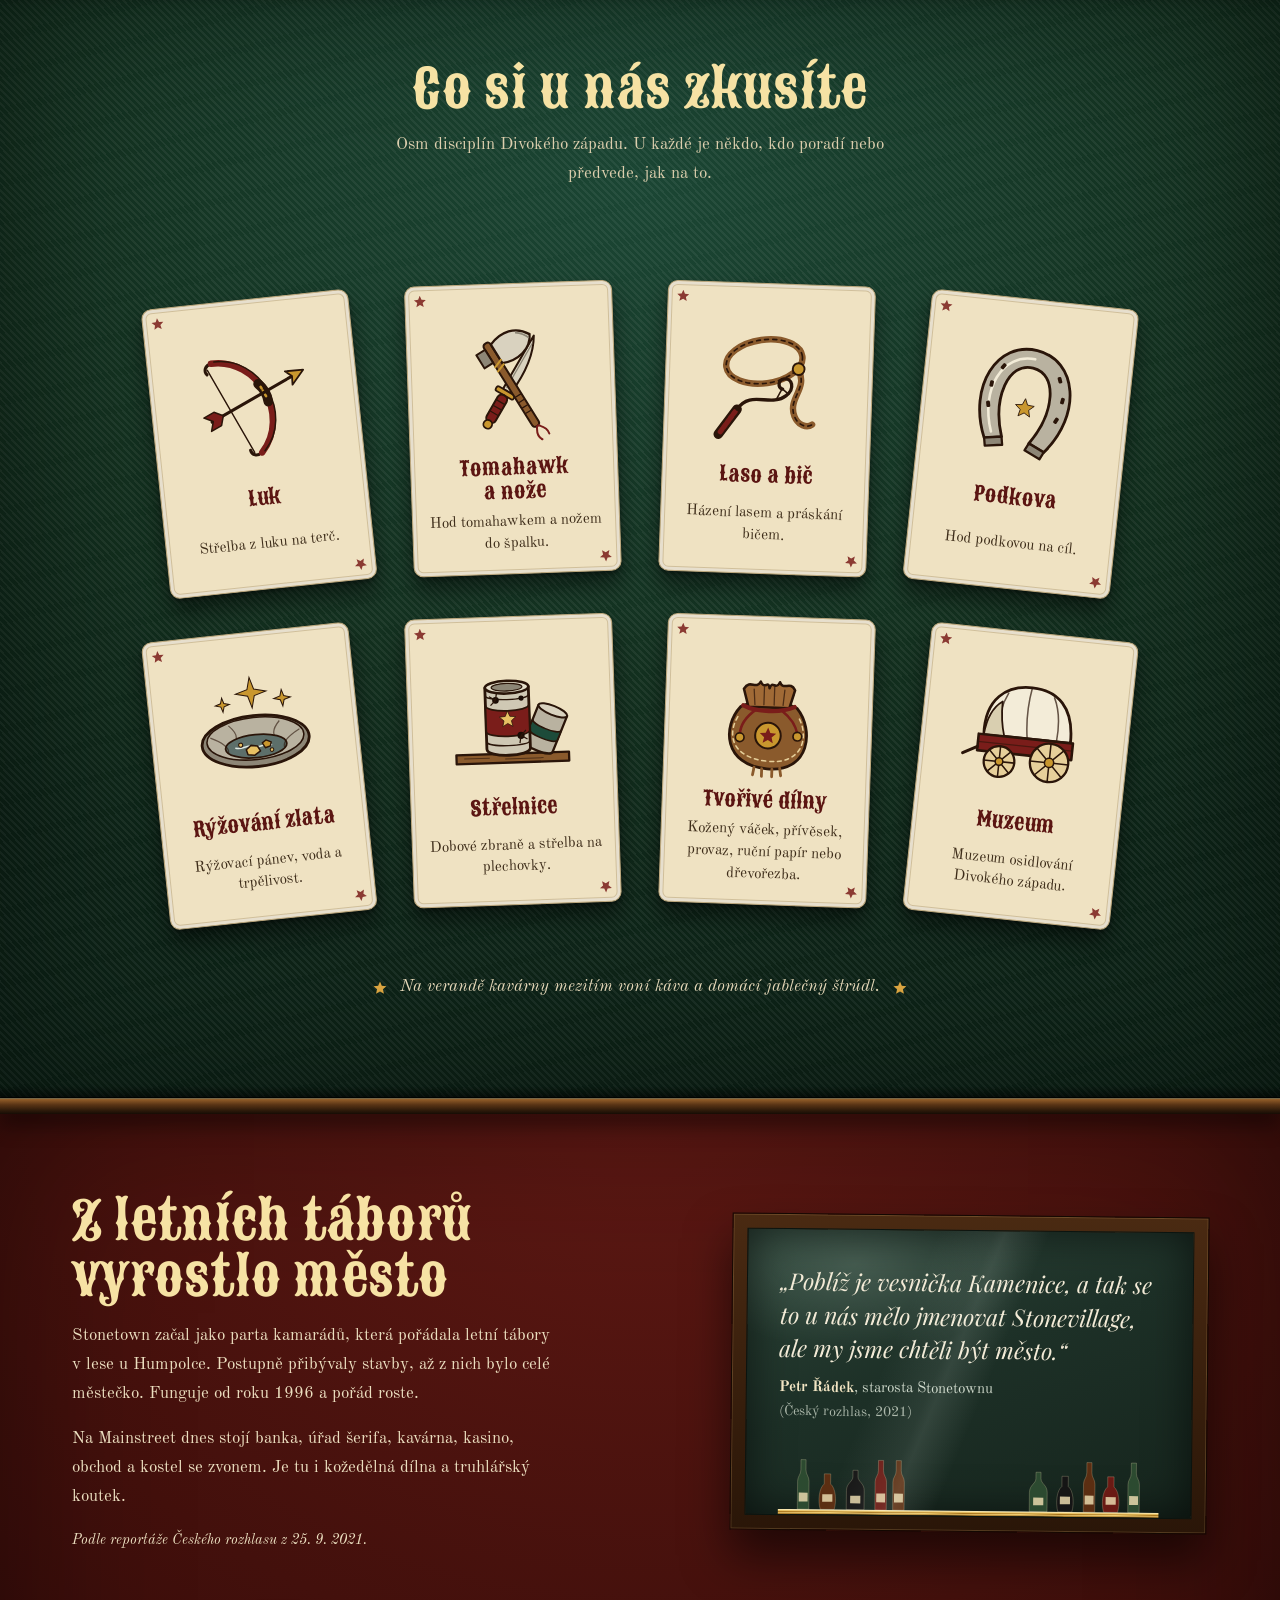
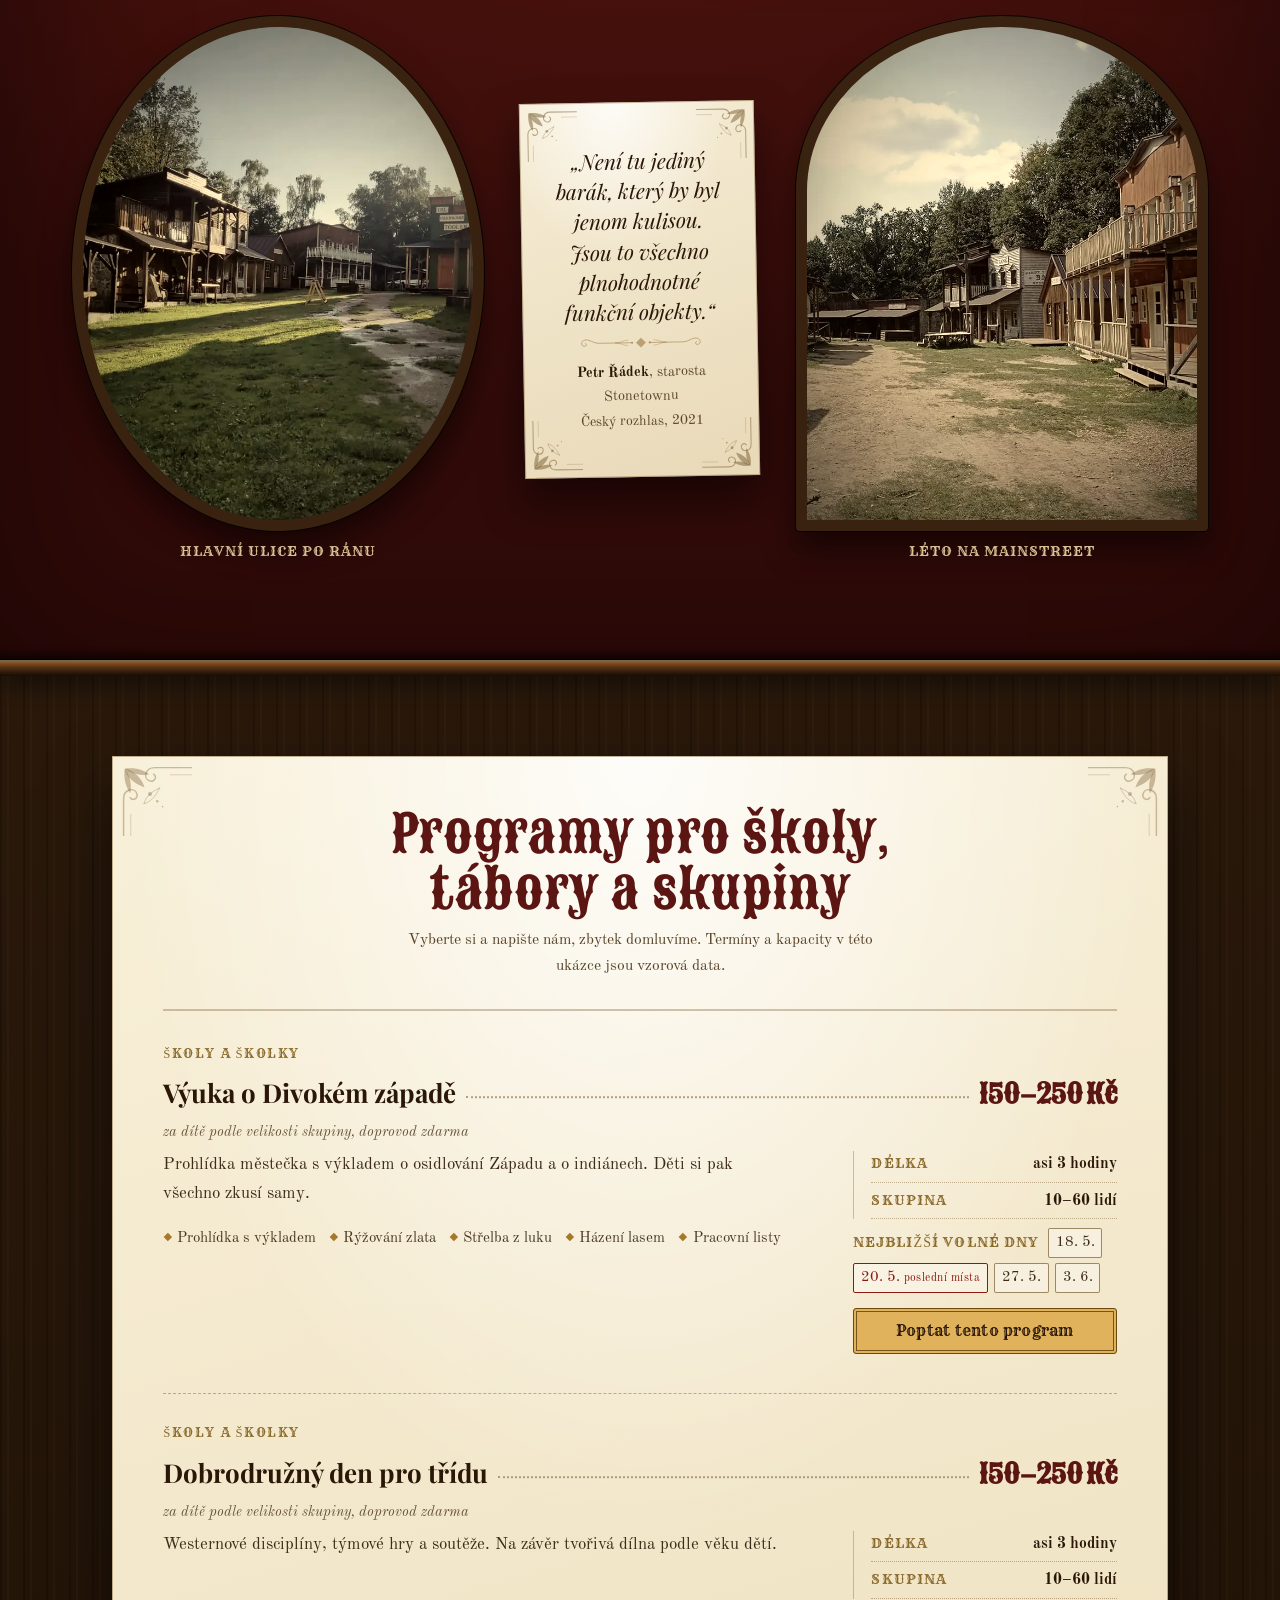
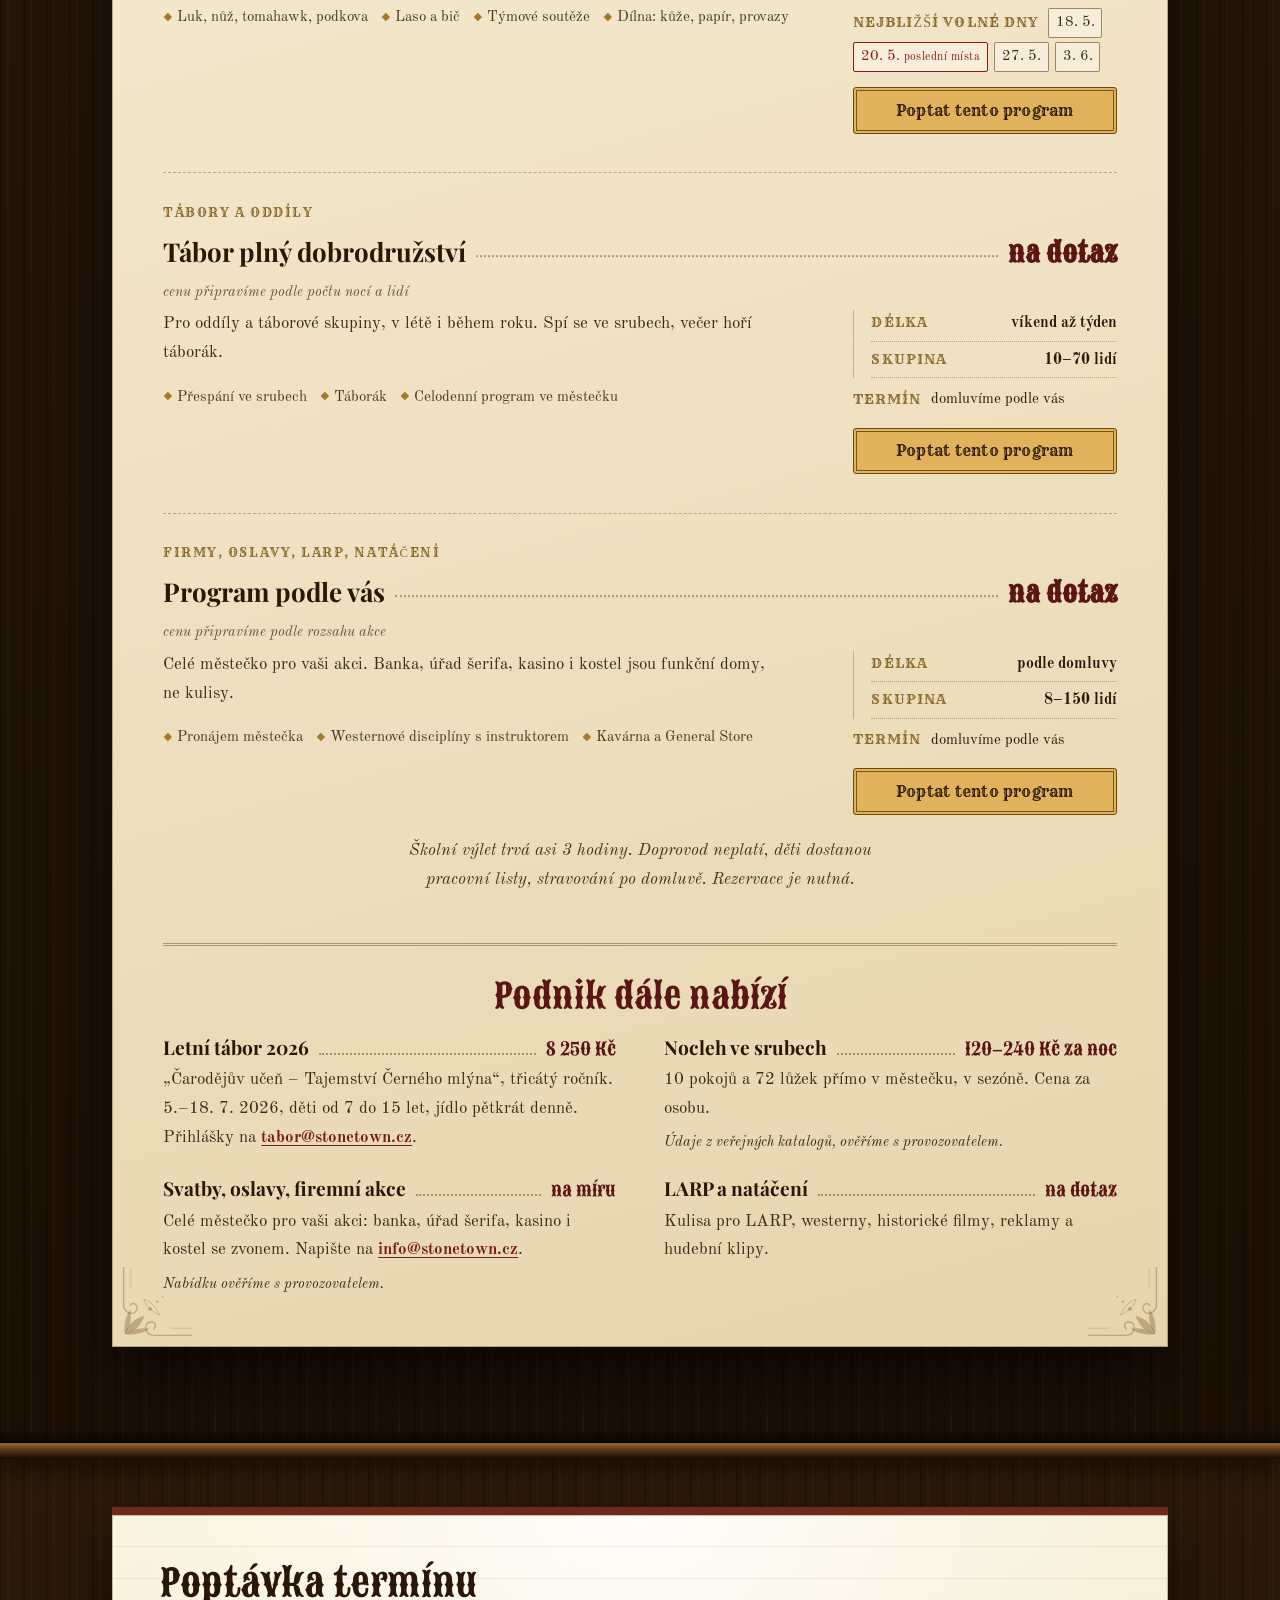
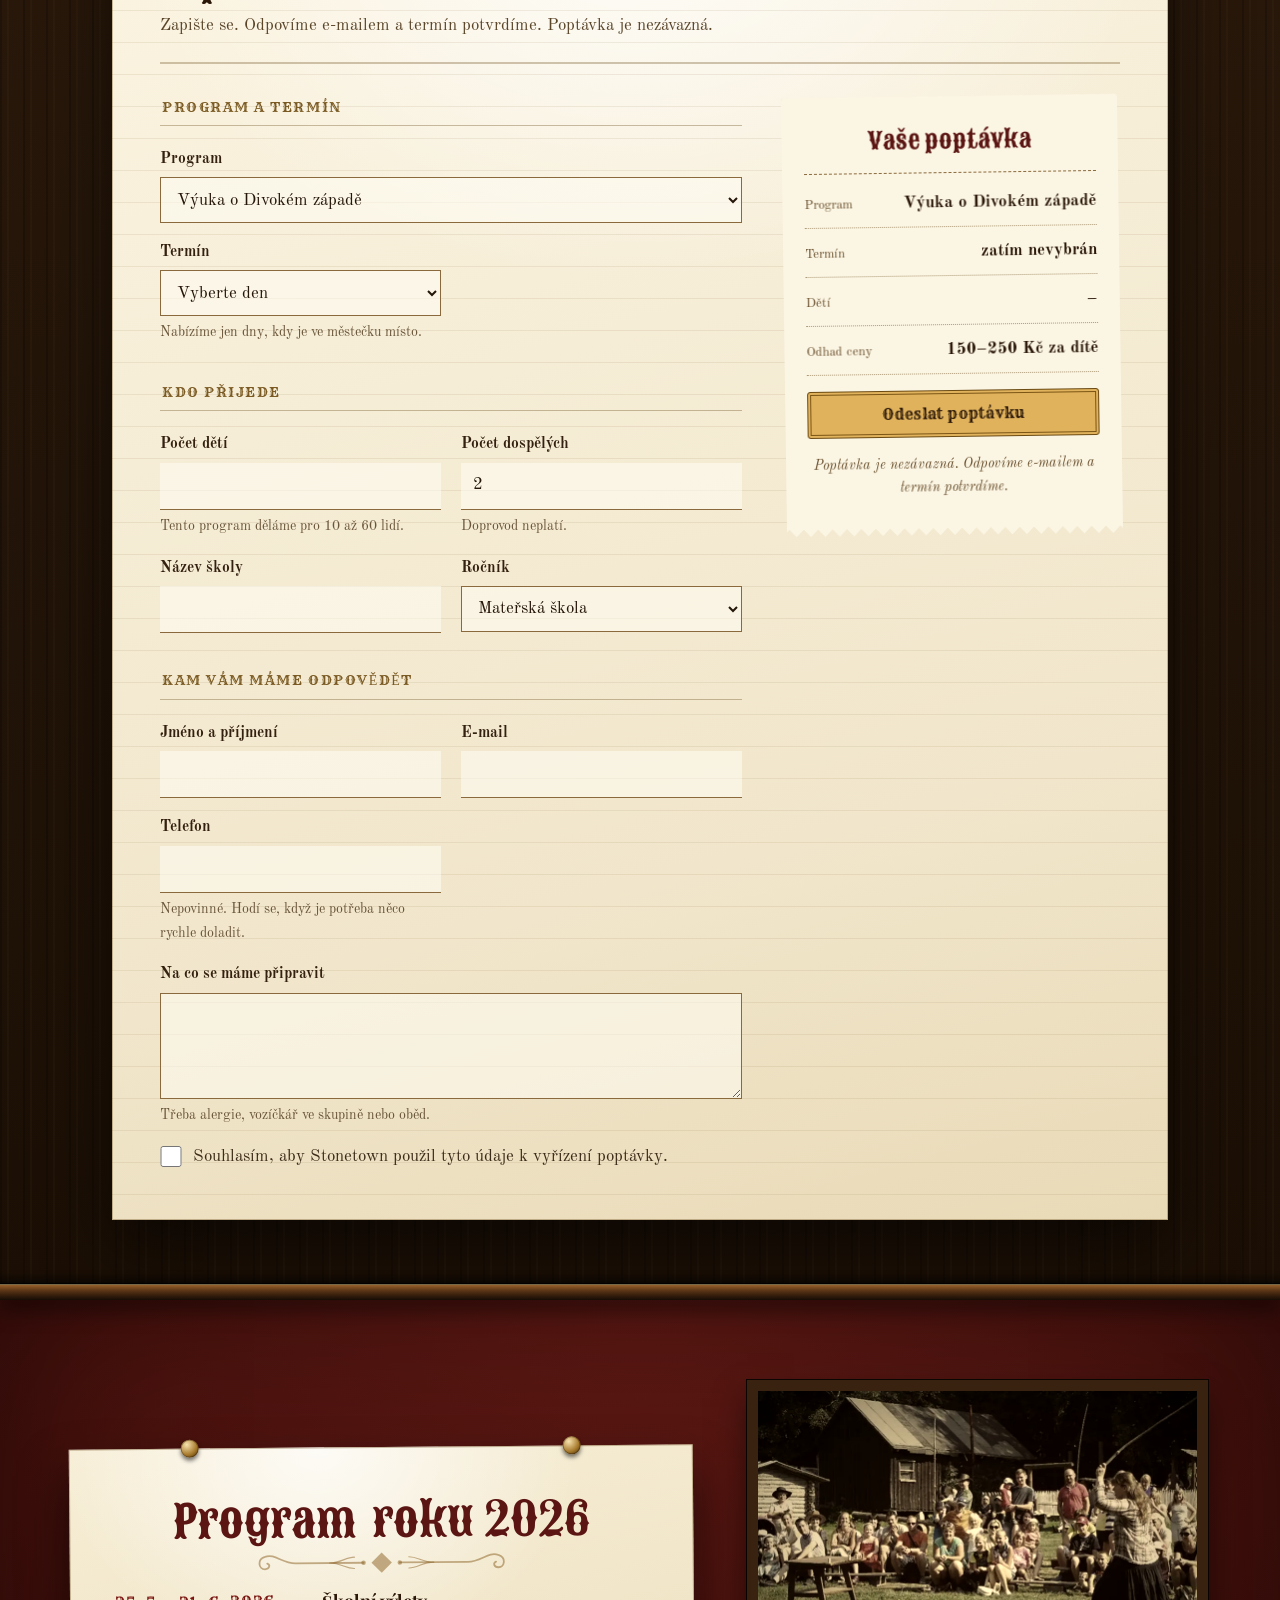
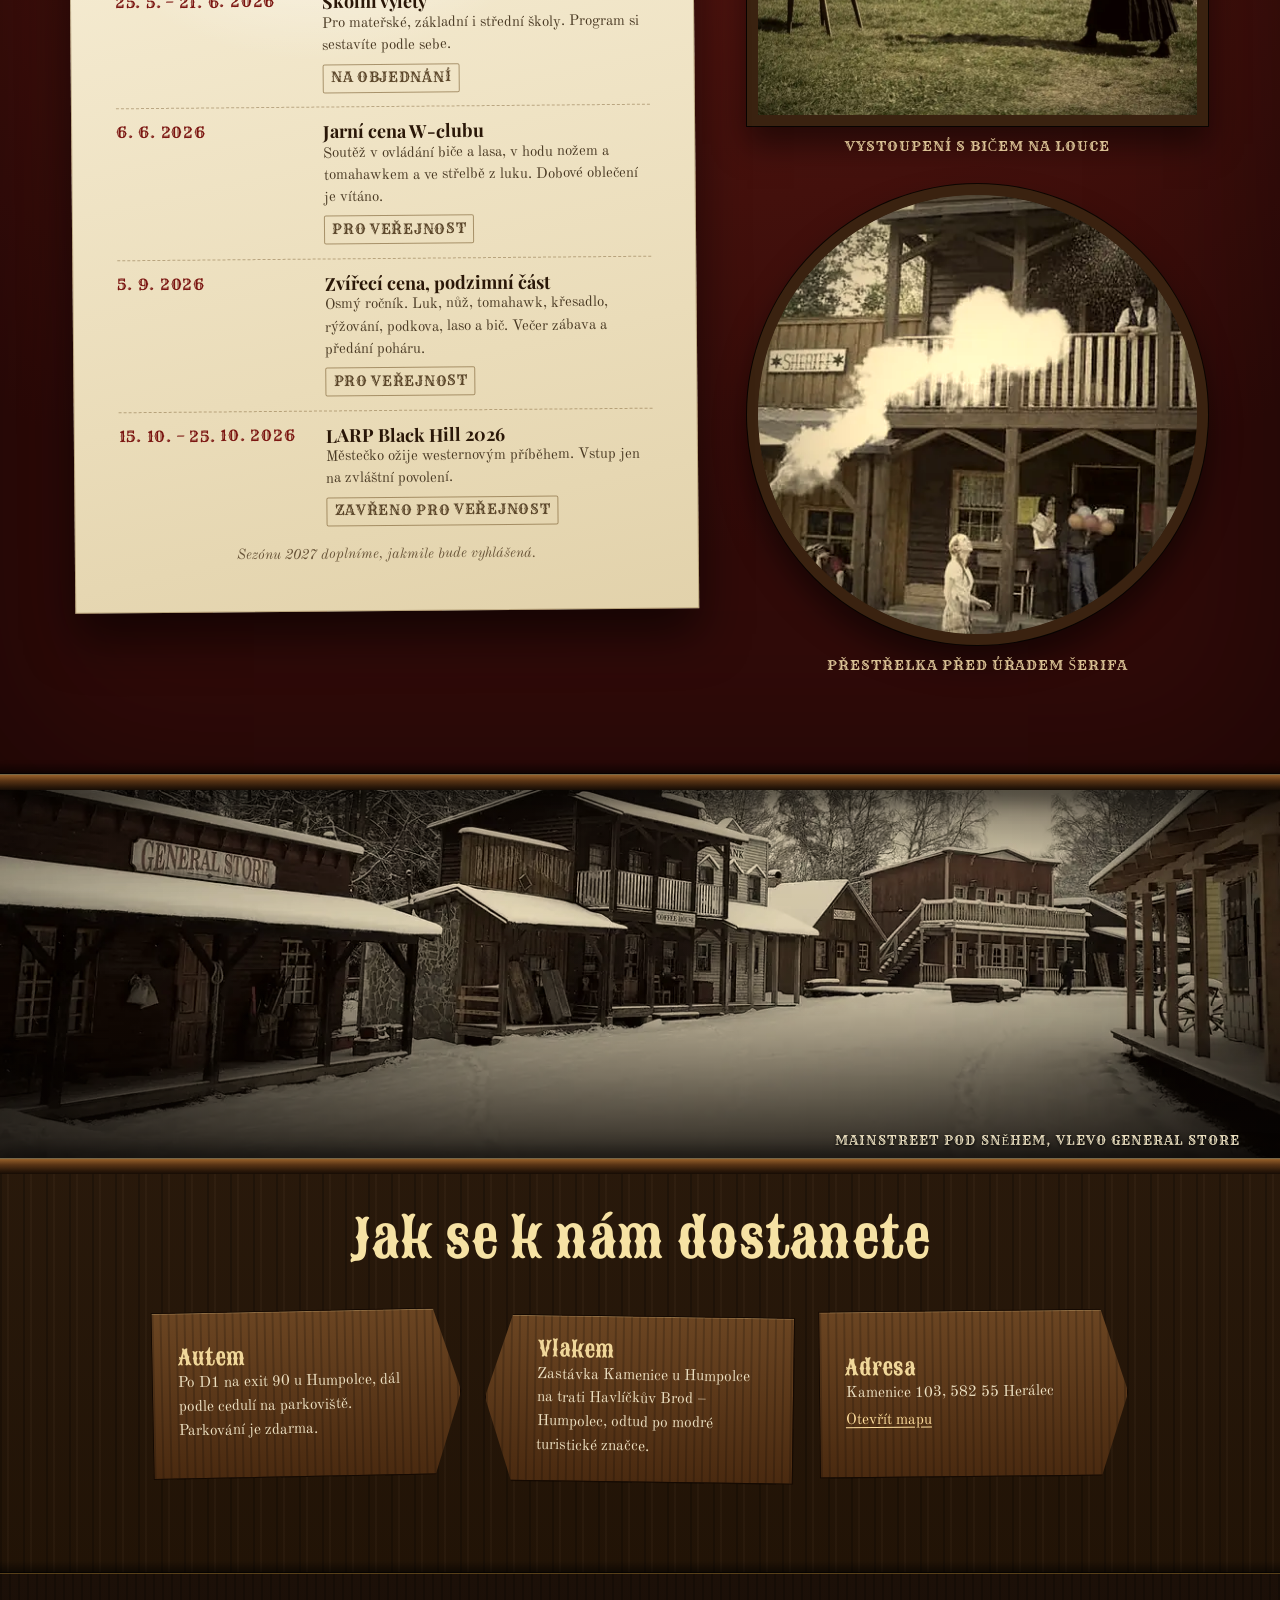
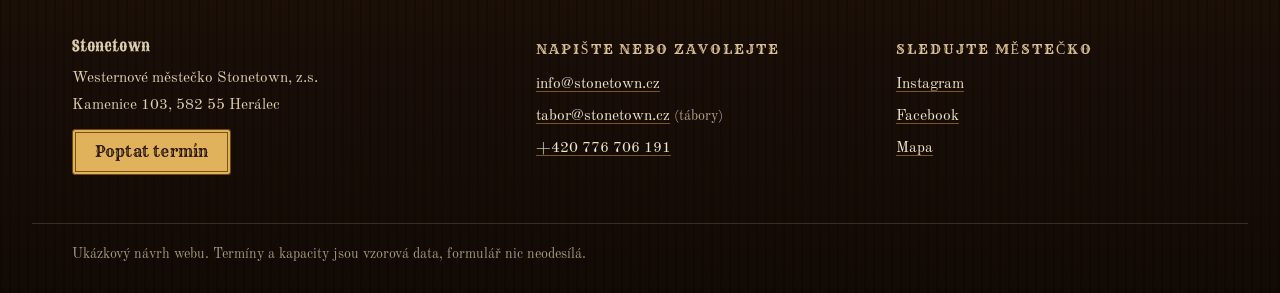
<file: c/index.html>
<!doctype html>
<html lang="cs">
<head>
<meta charset="utf-8">
<meta name="viewport" content="width=device-width, initial-scale=1">
<meta name="robots" content="noindex, nofollow">
<title>Stonetown – návrh C: Saloon</title>
<meta name="description" content="Ukázkový návrh webu westernového městečka Stonetown u Kamenice u Humpolce. Varianta C: Saloon.">
<link rel="preload" href="../fonts/Sancreek-400-latin.woff2" as="font" type="font/woff2" crossorigin>
<link rel="stylesheet" href="../shared/base.css">
<link rel="stylesheet" href="../fonts/c.css">
<link rel="stylesheet" href="style.css">
<script>
/* Doors: closed + swinging only when motion is welcome. Without this script they are simply open. */
(function () {
  var d = document.documentElement, q = /[?&]doors=(\w+)/.exec(location.search);
  if (q) { if (q[1] === 'closed') d.className += ' doors-shut'; else if (q[1] === 'half') d.className += ' doors-half'; return; }
  if (!window.matchMedia('(prefers-reduced-motion: reduce)').matches) d.className += ' doors-auto';
})();
</script>
<script src="../shared/data.js" defer></script>
<script src="../shared/app.js" defer></script>
<script src="c.js" defer></script>
</head>
<body>
<div class="demo">
  <span>Ukázkový návrh, ne oficiální web. Údaje nejsou závazné. Oficiální stránky: <a href="https://www.stonetown.cz/">stonetown.cz</a></span>
  <nav class="demo__nav" aria-label="Varianty návrhu">
    <a href="../">Přehled</a>
    <a href="../a/">A</a>
    <a href="../b/">B</a>
    <a href="../c/" aria-current="page">C</a>
  </nav>
</div>
<a class="skip" href="#obsah">Přeskočit na obsah</a>

<!-- shared drawings -->
<svg class="defs" width="0" height="0" aria-hidden="true" focusable="false">
  <defs>
    <linearGradient id="g-gold" x1="0" y1="0" x2="0" y2="1">
      <stop offset="0" stop-color="#fff6cf"/><stop offset=".3" stop-color="#eac466"/><stop offset=".52" stop-color="#a8741c"/><stop offset=".6" stop-color="#f1cf73"/><stop offset="1" stop-color="#8f5d14"/>
    </linearGradient>
    <linearGradient id="g-brass" x1="0" y1="0" x2="1" y2="0">
      <stop offset="0" stop-color="#6d4a12"/><stop offset=".3" stop-color="#f3dc97"/><stop offset=".55" stop-color="#b98a30"/><stop offset="1" stop-color="#5a3c0d"/>
    </linearGradient>
    <radialGradient id="g-flame" cx=".5" cy=".7" r=".6">
      <stop offset="0" stop-color="#fffbe0"/><stop offset=".5" stop-color="#ffd27a"/><stop offset="1" stop-color="#e8801f"/>
    </radialGradient>
    <symbol id="star" viewBox="0 0 24 24"><path d="M12 1l3.1 7.3 7.9.7-6 5.2 1.8 7.7L12 17.8 5.2 21.9 7 14.2 1 9l7.9-.7z"/></symbol>
    <symbol id="flo" viewBox="0 0 240 24">
      <g fill="none" stroke="currentColor" stroke-width="1.6" stroke-linecap="round">
        <path d="M104 12H44c-12 0-18-9-27-6-7 2-6 11 0 11 4 0 5-4 2-5"/>
        <path d="M136 12h60c12 0 18-9 27-6 7 2 6 11 0 11-4 0-5-4-2-5"/>
        <path d="M96 7c-8 0-12 5-22 5M96 17c-8 0-12-5-22-5M144 7c8 0 12 5 22 5M144 17c8 0 12-5 22-5" stroke-width="1"/>
      </g>
      <path fill="currentColor" d="M120 3l9 9-9 9-9-9z"/><circle fill="currentColor" cx="104" cy="12" r="2"/><circle fill="currentColor" cx="136" cy="12" r="2"/>
    </symbol>
    <symbol id="corner" viewBox="0 0 120 120">
      <g fill="none" stroke="currentColor" stroke-width="2.4" stroke-linecap="round">
        <path d="M6 120V58C6 42 24 38 28 49c3 9-7 13-11 7"/>
        <path d="M120 6H58C42 6 38 24 49 28c9 3 13-7 7-11"/>
        <path d="M18 120V84M120 18H84" stroke-width="1"/>
        <path d="M40 66c10-2 20-12 26-26M66 40c-14 6-24 16-26 26" stroke-width="1.2"/>
      </g>
      <g fill="currentColor">
        <path d="M8 8c14 3 27 13 33 31C23 33 11 22 8 8z"/>
        <path d="M8 8c12-2 28 0 41 9-14 3-29 0-41-9z"/>
        <path d="M8 8c-2 12 0 28 9 41 3-14 0-29-9-41z"/>
        <circle cx="50" cy="50" r="3.2"/><circle cx="62" cy="62" r="2"/><circle cx="71" cy="71" r="1.3"/>
      </g>
    </symbol>
    <symbol id="lamp" viewBox="0 0 80 150">
      <path d="M40 0v34" stroke="#b98a30" stroke-width="2" stroke-dasharray="4 3"/>
      <path d="M31 40c0-8 18-8 18 0" fill="none" stroke="url(#g-brass)" stroke-width="3"/>
      <path d="M6 70C10 50 28 40 40 40s30 10 34 30z" fill="#143a2c" stroke="#e3bd62" stroke-width="2"/>
      <path d="M6 70h68" stroke="#f3dc97" stroke-width="3" stroke-linecap="round"/>
      <path d="M14 66c5-13 15-20 24-21" fill="none" stroke="#2f6b54" stroke-width="2" stroke-linecap="round"/>
      <path d="M31 71c-5 16-5 30 2 40h14c7-10 7-24 2-40z" fill="rgba(255,214,140,.28)" stroke="rgba(255,236,190,.7)" stroke-width="1.2"/>
      <path class="lamp__flame" d="M40 80c6 9 7 17 0 25-7-8-6-16 0-25z" fill="url(#g-flame)"/>
      <rect x="29" y="110" width="22" height="7" rx="2" fill="url(#g-brass)"/>
      <path d="M22 117h36c2 12-6 22-18 22s-20-10-18-22z" fill="url(#g-brass)" stroke="#5a3c0d"/>
      <circle cx="40" cy="144" r="4" fill="url(#g-brass)"/>
    </symbol>
  </defs>
</svg>

<header class="bar">
  <div class="bar__in">
    <a class="bar__logo" href="#top" aria-label="Stonetown, na začátek stránky">
      <svg viewBox="0 0 24 24" aria-hidden="true"><use href="#star"/></svg><span>Stonetown</span>
    </a>
    <nav class="bar__nav" aria-label="Hlavní navigace">
      <a href="#sezona">Sezóna a vstupné</a>
      <a href="#aktivity">Co zkusíte</a>
      <a href="#pribeh">Příběh</a>
      <a href="#programy">Programy</a>
      <a href="#program">Program roku</a>
      <a href="#cesta">Cesta</a>
    </nav>
    <details class="bar__menu">
      <summary>Menu</summary>
      <nav aria-label="Hlavní navigace">
        <a href="#sezona">Sezóna a vstupné</a>
        <a href="#aktivity">Co zkusíte</a>
        <a href="#pribeh">Příběh</a>
        <a href="#programy">Programy</a>
        <a href="#program">Program roku</a>
        <a href="#cesta">Cesta</a>
      </nav>
    </details>
    <a class="btn bar__cta" href="#poptavka">Poptat termín</a>
  </div>
</header>

<main id="obsah">

<!-- ================= HERO: gilded window sign behind the swinging doors ================= -->
<section class="hero" id="top">
  <div class="hero__glass">
    <picture>
      <source media="(max-width: 700px)" srcset="../img/c-okno-900.webp">
      <img class="hero__photo" src="../img/c-okno-1600.webp" width="1600" height="900" alt="Hlavní ulice Stonetownu za soumraku: obchod Tinware Johna Nelsona, banka a bílý kostelík na konci ulice." fetchpriority="high">
    </picture>
  </div>
  <div class="hero__frame" aria-hidden="true">
    <span class="edge edge--t"></span><span class="edge edge--b"></span><span class="edge edge--l"></span><span class="edge edge--r"></span>
    <svg class="orn orn--tl"><use href="#corner"/></svg><svg class="orn orn--tr"><use href="#corner"/></svg>
    <svg class="orn orn--bl"><use href="#corner"/></svg><svg class="orn orn--br"><use href="#corner"/></svg>
  </div>
  <div class="hero__lamp hero__lamp--l" aria-hidden="true"><i class="glow"></i><svg viewBox="0 0 80 150"><use href="#lamp"/></svg></div>
  <div class="hero__lamp hero__lamp--r" aria-hidden="true"><i class="glow"></i><svg viewBox="0 0 80 150"><use href="#lamp"/></svg></div>

  <div class="sign">
    <p class="sign__over">
      <svg class="sign__flo" viewBox="0 0 240 24" aria-hidden="true"><use href="#flo"/></svg>
      <span>Westernové městečko</span>
    </p>
    <h1 class="sign__name">
      <span class="sr">Stonetown</span>
      <span class="l l--shade" aria-hidden="true">Stonetown</span>
      <span class="l l--gold" aria-hidden="true">Stonetown</span>
    </h1>
    <svg class="sign__ribbon" viewBox="0 0 640 96" role="img" aria-label="V lese na Vysočině od roku 1996">
      <path d="M40 30l-34 4 20 22L4 80l52-6z" fill="#3f0c0d"/><path d="M600 30l34 4-20 22 22 24-52-6z" fill="#3f0c0d"/>
      <path d="M40 30l16 44 14-12zM600 30l-16 44-14-12z" fill="#1d0405"/>
      <path id="rib" d="M56 22C200 2 440 2 584 22l-14 42C430 44 210 44 70 64z" fill="#6f1517" stroke="#e8c66a" stroke-width="1.6"/>
      <path d="M64 28C204 9 436 9 576 28M74 57C212 38 428 38 566 57" fill="none" stroke="#e8c66a" stroke-width=".8" opacity=".7"/>
      <path id="ribt" d="M78 53C214 33 426 33 562 53" fill="none"/>
      <text class="sign__ribbon-t" text-anchor="middle" fill="#f6e2a4"><textPath href="#ribt" startOffset="50%">V lese na Vysočině od roku 1996</textPath></text>
    </svg>
    <p class="sign__sub">V lese na Vysočině od roku 1996</p>
    <p class="sign__lede">Městečko Divokého západu u Kamenice u Humpolce. Žádný dům tu není jen kulisa: banka, úřad šerifa, kavárna, kasino, obchod i kostel se zvonem opravdu fungují.</p>
    <p class="sign__cta">
      <a class="btn btn--big" href="#poptavka">Poptat školní výlet</a>
      <a class="btn btn--ghost btn--big" href="#aktivity">Co si u nás zkusíte</a>
    </p>
  </div>

  <!-- the batwing doors -->
  <div class="doors" aria-hidden="true">
    <i class="doors__post doors__post--l"></i><i class="doors__post doors__post--r"></i>
    <div class="door door--l"><div class="door__leaf">
      <i class="door__cap"></i>
      <div class="door__panel"><i class="door__stile"></i><i class="door__louvre"></i><i class="door__stile door__stile--in"></i></div>
      <div class="door__rail"><i class="door__plate"></i><svg class="door__star" viewBox="0 0 24 24"><use href="#star"/></svg></div>
      <div class="door__panel"><i class="door__stile"></i><i class="door__louvre"></i><i class="door__stile door__stile--in"></i></div>
      <i class="door__cap door__cap--b"></i>
      <i class="door__hinge door__hinge--t"></i><i class="door__hinge door__hinge--b"></i>
    </div></div>
    <div class="door door--r"><div class="door__leaf">
      <i class="door__cap"></i>
      <div class="door__panel"><i class="door__stile"></i><i class="door__louvre"></i><i class="door__stile door__stile--in"></i></div>
      <div class="door__rail"><i class="door__plate"></i><svg class="door__star" viewBox="0 0 24 24"><use href="#star"/></svg></div>
      <div class="door__panel"><i class="door__stile"></i><i class="door__louvre"></i><i class="door__stile door__stile--in"></i></div>
      <i class="door__cap door__cap--b"></i>
      <i class="door__hinge door__hinge--t"></i><i class="door__hinge door__hinge--b"></i>
    </div></div>
  </div>
</section>

<!-- ================= SEASON + ADMISSION: house board and brass plaque ================= -->
<section class="wall wall--wood season" id="sezona">
  <div class="in season__grid">
    <div class="board">
      <span class="board__nail" aria-hidden="true"></span>
      <div class="board__slate">
        <svg class="board__flo" viewBox="0 0 240 24" aria-hidden="true"><use href="#flo"/></svg>
        <h2 class="board__h">Kdy je otevřeno</h2>
        <p class="board__big">V roce 2026 je městečko pro veřejnost dočasně zavřené.</p>
        <ul class="board__list">
          <li>Sezónu 2027 sem doplníme, jakmile bude vyhlášená.</li>
          <li>Školy a skupiny si o termín mohou napsat už teď.</li>
        </ul>
        <a class="btn" href="#poptavka">Poptat termín</a>
      </div>
      <p class="tag" aria-hidden="true"><span>Zavřeno</span><b>2026</b></p>
    </div>

    <div class="plaque">
      <i class="screw screw--1"></i><i class="screw screw--2"></i><i class="screw screw--3"></i><i class="screw screw--4"></i>
      <h2 class="plaque__h">Vstupné</h2>
      <p class="plaque__price"><b>100&nbsp;Kč</b><span>za osobu</span></p>
      <svg class="plaque__flo" viewBox="0 0 240 24" aria-hidden="true"><use href="#flo"/></svg>
      <dl class="plaque__list">
        <div><dt>Děti do 120 cm</dt><dd>zdarma</dd></div>
        <div><dt>Parkování</dt><dd>zdarma</dd></div>
        <div><dt>Počítejte s časem</dt><dd>asi 2,5 hodiny</dd></div>
      </dl>
      <p class="plaque__note">Vstupné platí i pro hosty, kteří jdou jen do kavárny.</p>
    </div>
  </div>
</section>

<!-- ================= ACTIVITIES: a hand of cards on the baize ================= -->
<section class="wall wall--green acts" id="aktivity">
  <div class="in">
    <header class="head">
      <h2 class="gilt head__h">Co si u nás zkusíte</h2>
      <p class="head__p">Osm disciplín Divokého západu. U každé je někdo, kdo poradí nebo předvede, jak na to.</p>
    </header>

    <div class="table"><ul class="cards">
      <li class="card" style="--r:-3deg;--y:6px"><article>
        <svg class="card__pip" viewBox="0 0 24 24" aria-hidden="true"><use href="#star"/></svg><svg class="card__pip card__pip--b" viewBox="0 0 24 24" aria-hidden="true"><use href="#star"/></svg>
        <svg class="card__art" viewBox="0 0 100 100" aria-hidden="true">
          <g transform="rotate(-24 50 50)" fill="none" stroke-linecap="round" stroke-linejoin="round">
            <path d="M34 10c-5-1-8 2-7 6" stroke="#2a1509" stroke-width="2.4"/><path d="M34 90c-5 1-8-2-7-6" stroke="#2a1509" stroke-width="2.4"/>
            <path d="M34 10c34 14 34 66 0 80" stroke="#7a1d1a" stroke-width="5"/>
            <path d="M34 10c34 14 34 66 0 80" stroke="#2a1509" stroke-width="1.2" transform="translate(2.6 0)"/>
            <path d="M58 42c2 5 2 11 0 16" stroke="#2a1509" stroke-width="7.5"/><path d="M58.6 45v10" stroke="#c9972e" stroke-width="2" stroke-dasharray="1.5 2"/>
            <path d="M29 13v74" stroke="#2a1509" stroke-width="1.1"/>
            <path d="M12 50h72" stroke="#2a1509" stroke-width="2.4"/>
            <path d="M94 50l-13-6 3 6-3 6z" fill="#c9972e" stroke="#2a1509" stroke-width="1.4"/>
            <path d="M22 50l-5-6h-9l5 6-5 6h9z" fill="#7a1d1a" stroke="#2a1509" stroke-width="1.2"/>
          </g>
        </svg>
        <h3 class="card__h">Luk</h3>
        <p class="card__p">Střelba z luku na terč.</p>
      </article></li>

      <li class="card" style="--r:2deg;--y:-4px"><article>
        <svg class="card__pip" viewBox="0 0 24 24" aria-hidden="true"><use href="#star"/></svg><svg class="card__pip card__pip--b" viewBox="0 0 24 24" aria-hidden="true"><use href="#star"/></svg>
        <svg class="card__art" viewBox="0 0 100 100" aria-hidden="true">
          <g transform="rotate(32 50 52)" stroke="#2a1509" stroke-linejoin="round">
            <path d="M46 10c7 12 9 30 7 48h-7z" fill="#d9d2bf" stroke-width="1.6"/><path d="M48 16v40" stroke="#8d8676" stroke-width="1" fill="none"/>
            <rect x="41" y="58" width="16" height="4" rx="1.5" fill="#c9972e" stroke-width="1.4"/>
            <rect x="45.5" y="62" width="8" height="24" rx="3.5" fill="#7a1d1a" stroke-width="1.6"/>
            <path d="M46 68h7M46 73h7M46 78h7" stroke-width="1" fill="none"/><circle cx="49.5" cy="88" r="3.4" fill="#c9972e" stroke-width="1.4"/>
          </g>
          <g transform="rotate(-30 50 52)" stroke="#2a1509" stroke-linejoin="round">
            <rect x="47" y="14" width="6" height="76" rx="2.5" fill="#8a5a2c" stroke-width="1.6"/>
            <path d="M47.5 62h5M47.5 67h5M47.5 72h5M47.5 77h5" stroke-width="1" fill="none"/>
            <path d="M53 17c12-5 24-2 30 9-5 10-18 13-30 8z" fill="#d9d2bf" stroke-width="1.8"/>
            <path d="M74 19c4 3 6 6 7 9" stroke="#8d8676" stroke-width="1.4" fill="none"/>
            <path d="M47 18h-8v12h8z" fill="#8d8676" stroke-width="1.6"/>
            <path d="M46 34l8-3M46 38l8-3" stroke="#c9972e" stroke-width="1.6" fill="none"/>
            <path d="M50 90c-3 4-4 8-2 11M51 90c3 3 5 6 4 10" stroke="#7a1d1a" stroke-width="1.6" fill="none" stroke-linecap="round"/>
          </g>
        </svg>
        <h3 class="card__h">Tomahawk a nože</h3>
        <p class="card__p">Hod tomahawkem a nožem do špalku.</p>
      </article></li>

      <li class="card" style="--r:-1.5deg;--y:8px"><article>
        <svg class="card__pip" viewBox="0 0 24 24" aria-hidden="true"><use href="#star"/></svg><svg class="card__pip card__pip--b" viewBox="0 0 24 24" aria-hidden="true"><use href="#star"/></svg>
        <svg class="card__art" viewBox="0 0 100 100" aria-hidden="true">
          <g fill="none" stroke-linecap="round">
            <ellipse cx="46" cy="34" rx="30" ry="17" stroke="#8a5a2c" stroke-width="5" transform="rotate(-10 46 34)"/>
            <ellipse cx="46" cy="34" rx="30" ry="17" stroke="#2a1509" stroke-width="1.3" stroke-dasharray="3 3.4" transform="rotate(-10 46 34)"/>
            <path d="M73 40c8 14-8 22-2 36 3 7 10 9 14 6" stroke="#8a5a2c" stroke-width="5"/>
            <path d="M73 40c8 14-8 22-2 36 3 7 10 9 14 6" stroke="#2a1509" stroke-width="1.3" stroke-dasharray="3 3.4"/>
            <circle cx="73" cy="39" r="4.6" fill="#c9972e" stroke="#2a1509" stroke-width="1.5"/>
            <path d="M12 92l14-20" stroke="#2a1509" stroke-width="7.5"/><path d="M13.5 90l11-16" stroke="#7a1d1a" stroke-width="4" stroke-dasharray="2.4 2"/>
            <path d="M26 72c10-16 26-2 38-12 7-6 4-14-2-13-5 1-5 7-1 8" stroke="#2a1509" stroke-width="2.6"/>
            <path d="M61 55l5 4M60 56l-3 6" stroke="#2a1509" stroke-width="1.2"/>
          </g>
        </svg>
        <h3 class="card__h">Laso a bič</h3>
        <p class="card__p">Házení lasem a práskání bičem.</p>
      </article></li>

      <li class="card" style="--r:3.5deg;--y:0px"><article>
        <svg class="card__pip" viewBox="0 0 24 24" aria-hidden="true"><use href="#star"/></svg><svg class="card__pip card__pip--b" viewBox="0 0 24 24" aria-hidden="true"><use href="#star"/></svg>
        <svg class="card__art" viewBox="0 0 100 100" aria-hidden="true">
          <g transform="rotate(8 50 50)">
            <path d="M26 88C4 52 18 12 50 12s46 40 24 76l-13-4c14-28 9-58-11-58S25 56 39 84z" fill="#b9b2a0" stroke="#2a1509" stroke-width="2.2" stroke-linejoin="round"/>
            <path d="M30 82C14 52 24 20 50 19" fill="none" stroke="#f3ecd8" stroke-width="2" stroke-linecap="round"/>
            <path d="M26 88l13-4 2 6-13 4zM74 88l-13-4-2 6 13 4z" fill="#8d8676" stroke="#2a1509" stroke-width="1.8" stroke-linejoin="round"/>
            <g fill="#2a1509"><rect x="21" y="60" width="5" height="3" rx="1" transform="rotate(70 23 61)"/><rect x="20" y="44" width="5" height="3" rx="1" transform="rotate(88 22 45)"/><rect x="26" y="29" width="5" height="3" rx="1" transform="rotate(118 28 30)"/>
            <rect x="74" y="60" width="5" height="3" rx="1" transform="rotate(-70 77 61)"/><rect x="75" y="44" width="5" height="3" rx="1" transform="rotate(-88 78 45)"/><rect x="69" y="29" width="5" height="3" rx="1" transform="rotate(-118 72 30)"/></g>
          </g>
          <use href="#star" x="42" y="50" width="16" height="16" fill="#c9972e" stroke="#2a1509" stroke-width="1"/>
        </svg>
        <h3 class="card__h">Podkova</h3>
        <p class="card__p">Hod podkovou na cíl.</p>
      </article></li>

      <li class="card" style="--r:2.5deg;--y:4px"><article>
        <svg class="card__pip" viewBox="0 0 24 24" aria-hidden="true"><use href="#star"/></svg><svg class="card__pip card__pip--b" viewBox="0 0 24 24" aria-hidden="true"><use href="#star"/></svg>
        <svg class="card__art" viewBox="0 0 100 100" aria-hidden="true">
          <g stroke="#2a1509" stroke-linejoin="round">
            <ellipse cx="50" cy="58" rx="42" ry="20" fill="#8d8676" stroke-width="2.2"/>
            <ellipse cx="50" cy="56" rx="38" ry="16.5" fill="#b9b2a0" stroke-width="1.2"/>
            <ellipse cx="50" cy="62" rx="24" ry="9" fill="#5d6f6a" stroke-width="1.4"/>
            <path d="M15 52c8 4 14 9 13 13M85 52c-8 4-14 9-13 13M30 44c4 4 6 8 5 11M70 44c-4 4-6 8-5 11" fill="none" stroke-width="1" opacity=".6"/>
            <path d="M34 62c5 2 9-2 14 0s9-2 14 0" fill="none" stroke="#dfe8e2" stroke-width="1.2" stroke-linecap="round"/>
            <path d="M42 64l4-3 5 1 2 4-5 3-5-1z" fill="#e7c164" stroke-width="1.2"/><path d="M55 60l3-2 4 2-1 3-4 1z" fill="#c9972e" stroke-width="1.1"/><circle cx="38" cy="60" r="1.6" fill="#e7c164" stroke-width=".8"/><circle cx="62" cy="66" r="1.4" fill="#e7c164" stroke-width=".8"/>
          </g>
          <g fill="#c9972e" stroke="#2a1509" stroke-width=".8"><path d="M50 8l2.6 9.4L62 20l-9.4 2.6L50 32l-2.6-9.4L38 20l9.400-2.6z"/><path d="M74 20l1.500 5 5 1.500-5 1.500-1.500 5-1.500-5-5-1.500 5-1.500z"/><path d="M27 22l1.300 4.200 4.200 1.300-4.200 1.300L27 33l-1.300-4.200-4.200-1.300 4.200-1.300z"/></g>
        </svg>
        <h3 class="card__h">Rýžování zlata</h3>
        <p class="card__p">Rýžovací pánev, voda a trpělivost.</p>
      </article></li>

      <li class="card" style="--r:-2.5deg;--y:-6px"><article>
        <svg class="card__pip" viewBox="0 0 24 24" aria-hidden="true"><use href="#star"/></svg><svg class="card__pip card__pip--b" viewBox="0 0 24 24" aria-hidden="true"><use href="#star"/></svg>
        <svg class="card__art" viewBox="0 0 100 100" aria-hidden="true">
          <g stroke="#2a1509" stroke-linejoin="round">
            <path d="M6 80h88v7H6z" fill="#8a5a2c" stroke-width="1.8"/><path d="M12 83h20M44 84h30" stroke-width=".8" fill="none" opacity=".6"/>
            <g transform="rotate(24 76 62)"><path d="M64 46v30c0 5 24 5 24 0V46z" fill="#b9b2a0" stroke-width="1.8"/><ellipse cx="76" cy="46" rx="12" ry="3.6" fill="#d9d2bf" stroke-width="1.6"/><path d="M64 58c0 4.500 24 4.500 24 0v8c0 4.500-24 4.500-24 0z" fill="#1d4b3a" stroke-width="1.2"/></g>
            <path d="M30 28v48c0 7 34 7 34 0V28z" fill="#cfc8b4" stroke-width="2.200"/>
            <path d="M30 42c0 6 34 6 34 0v20c0 6-34 6-34 0z" fill="#7a1d1a" stroke-width="1.4"/>
            <ellipse cx="47" cy="28" rx="17" ry="5" fill="#e6dfcb" stroke-width="2"/><ellipse cx="47" cy="28" rx="12" ry="3" fill="#8d8676" stroke-width="1"/>
            <path d="M30 34c0 5 34 5 34 0M30 70c0 5 34 5 34 0" fill="none" stroke-width="1"/>
            <use href="#star" x="40" y="46" width="14" height="14" fill="#e7c164" stroke-width="1"/>
            <g fill="#1a0c05" stroke="none"><circle cx="38" cy="38" r="2.600"/><circle cx="57" cy="66" r="2.800"/><circle cx="58" cy="37" r="2"/></g>
            <path d="M38 38l-5-3M38 38l-4 4M38 38l1-6M57 66l5 3M57 66l4-4M57 66l-1 6" stroke-width="1" fill="none"/>
          </g>
        </svg>
        <h3 class="card__h">Střelnice</h3>
        <p class="card__p">Dobové zbraně a střelba na plechovky.</p>
      </article></li>

      <li class="card" style="--r:1.5deg;--y:6px"><article>
        <svg class="card__pip" viewBox="0 0 24 24" aria-hidden="true"><use href="#star"/></svg><svg class="card__pip card__pip--b" viewBox="0 0 24 24" aria-hidden="true"><use href="#star"/></svg>
        <svg class="card__art" viewBox="0 0 100 100" aria-hidden="true">
          <g stroke="#2a1509" stroke-linejoin="round" stroke-linecap="round">
            <path d="M28 44C14 60 16 90 50 92s36-32 22-48c-8-5-36-5-44 0z" fill="#8a5a2c" stroke-width="2.200"/>
            <path d="M26 52C18 66 22 84 50 86s32-20 24-34" fill="none" stroke="#e6cf9a" stroke-width="1.200" stroke-dasharray="3 3"/>
            <path d="M30 30c5-8 9 1 13-6 3 7 6-2 7 5 2-7 5 2 8-5 3 7 8-2 12 6l-4 14H34z" fill="#a06a36" stroke-width="2"/>
            <path d="M38 30l1 12M46 28l0 14M54 28l0 14M62 30l-1 12" fill="none" stroke-width="1" opacity=".7"/>
            <path d="M30 43c10 5 30 5 40 0" fill="none" stroke="#7a1d1a" stroke-width="3.400"/>
            <path d="M40 46c-8 6-12 12-12 20M60 46c8 6 11 11 13 18" fill="none" stroke="#7a1d1a" stroke-width="2"/>
            <circle cx="28" cy="68" r="3.400" fill="#c9972e" stroke-width="1.300"/><circle cx="73" cy="66" r="3.400" fill="#c9972e" stroke-width="1.300"/>
            <circle cx="50" cy="66" r="10" fill="#c9972e" stroke-width="1.600"/><use href="#star" x="43" y="59" width="14" height="14" fill="#7a1d1a" stroke="none"/>
            <path d="M40 91l-1 6M46 92v6M54 92v6M60 91l1 6" fill="none" stroke="#8a5a2c" stroke-width="2.200"/>
          </g>
        </svg>
        <h3 class="card__h">Tvořivé dílny</h3>
        <p class="card__p">Kožený váček, přívěsek, provaz, ruční papír nebo dřevořezba.</p>
      </article></li>

      <li class="card" style="--r:-3deg;--y:-2px"><article>
        <svg class="card__pip" viewBox="0 0 24 24" aria-hidden="true"><use href="#star"/></svg><svg class="card__pip card__pip--b" viewBox="0 0 24 24" aria-hidden="true"><use href="#star"/></svg>
        <svg class="card__art" viewBox="0 0 100 100" aria-hidden="true">
          <g stroke="#2a1509" stroke-linejoin="round" stroke-linecap="round">
            <path d="M18 56C16 28 32 16 52 16s34 12 34 40z" fill="#f3ecd8" stroke-width="2.200"/>
            <path d="M34 22c-5 10-6 22-5 34M52 16c-2 12-2 28 0 40M70 22c5 10 6 22 5 34" fill="none" stroke-width="1.200" opacity=".7"/>
            <path d="M18 56c1-14 5-22 12-27 0 9 1 18 4 27z" fill="#d9cfb0" stroke-width="1.400"/>
            <path d="M14 56h74v13H14z" fill="#7a1d1a" stroke-width="2"/><path d="M14 62h74" stroke-width="1" fill="none" opacity=".6"/>
            <path d="M14 66L3 72" stroke-width="2.400" fill="none"/>
            <g fill="#e6cf9a" stroke-width="1.800"><circle cx="32" cy="76" r="12"/><circle cx="71" cy="73" r="15"/></g>
            <g fill="none" stroke-width="1.200"><path d="M32 64v24M20 76h24M23.500 67.500l17 17M40.500 67.500l-17 17"/><path d="M71 58v30M56 73h30M60.400 62.400l21.200 21.200M81.600 62.400L60.400 83.600"/></g>
            <circle cx="32" cy="76" r="3" fill="#c9972e" stroke-width="1.200"/><circle cx="71" cy="73" r="3.600" fill="#c9972e" stroke-width="1.200"/>
          </g>
        </svg>
        <h3 class="card__h">Muzeum</h3>
        <p class="card__p">Muzeum osidlování Divokého západu.</p>
      </article></li>
    </ul></div>

    <p class="cafe"><svg viewBox="0 0 24 24" aria-hidden="true"><use href="#star"/></svg><span>Na verandě kavárny mezitím voní káva a domácí jablečný štrúdl.</span><svg viewBox="0 0 24 24" aria-hidden="true"><use href="#star"/></svg></p>
  </div>
</section>

<!-- ================= STORY: back-bar mirror, engraved label, pictures on the wall ================= -->
<section class="wall wall--ox story" id="pribeh">
  <div class="in">
    <div class="story__top">
      <div class="story__text">
        <h2 class="gilt story__h">Z letních táborů vyrostlo město</h2>
        <p>Stonetown začal jako parta kamarádů, která pořádala letní tábory v lese u Humpolce. Postupně přibývaly stavby, až z nich bylo celé městečko. Funguje od roku 1996 a pořád roste.</p>
        <p>Na Mainstreet dnes stojí banka, úřad šerifa, kavárna, kasino, obchod a kostel se zvonem. Je tu i kožedělná dílna a truhlářský koutek.</p>
        <p class="story__src">Podle reportáže Českého rozhlasu z 25. 9. 2021.</p>
      </div>

      <figure class="mirror">
        <div class="mirror__glass">
          <blockquote>
            <p>„Poblíž je vesnička Kamenice, a tak se to u nás mělo jmenovat Stonevillage, ale my jsme chtěli být město.“</p>
          </blockquote>
          <figcaption><b>Petr Řádek</b>, starosta Stonetownu <span>(Český rozhlas, 2021)</span></figcaption>
          <svg class="mirror__bar" viewBox="0 0 600 96" preserveAspectRatio="xMidYMax meet" aria-hidden="true">
            <defs>
              <path id="bt-a" d="M-9 0v-44c0-8 5-10 5-18v-16h8v16c0 8 5 10 5 18V0z"/>
              <path id="bt-b" d="M-14 0v-30c0-12 10-14 10-22v-10h8v10c0 8 10 10 10 22V0z"/>
              <path id="bt-c" d="M-11 0c-4-14-2-34 6-40v-16h10v16c8 6 10 26 6 40z"/>
            </defs>
            <g stroke="rgba(255,236,190,.35)" stroke-width="1">
              <use href="#bt-a" x="40" y="88" fill="#2c4a30"/><use href="#bt-c" x="78" y="88" fill="#5b2e12"/><use href="#bt-b" x="122" y="88" fill="#151515"/><use href="#bt-a" x="162" y="88" fill="#6a1a14"/>
              <use href="#bt-a" x="190" y="88" fill="#5b2e12"/><use href="#bt-b" x="410" y="88" fill="#2c4a30"/><use href="#bt-c" x="452" y="88" fill="#151515"/><use href="#bt-a" x="490" y="88" fill="#5b2e12"/>
              <use href="#bt-c" x="524" y="88" fill="#6a1a14"/><use href="#bt-a" x="560" y="88" fill="#2c4a30"/>
            </g>
            <g fill="#e9d9ad" opacity=".85"><rect x="33" y="62" width="14" height="14"/><rect x="114" y="66" width="16" height="12"/><rect x="155" y="62" width="14" height="14"/><rect x="183" y="62" width="14" height="14"/><rect x="402" y="66" width="16" height="12"/><rect x="483" y="62" width="14" height="14"/><rect x="553" y="62" width="14" height="14"/><rect x="70" y="64" width="16" height="12"/><rect x="444" y="64" width="16" height="12"/><rect x="516" y="64" width="16" height="12"/></g>
            <rect x="0" y="88" width="600" height="8" fill="url(#g-gold)"/>
          </svg>
        </div>
      </figure>
    </div>

    <div class="story__row">
      <figure class="pic pic--oval">
        <div class="pic__frame"><img src="../img/c-rano.webp" width="720" height="900" loading="lazy" alt="Hlavní ulice Stonetownu v ranním světle s dlouhými stíny dřevěných domů."></div>
        <figcaption>Hlavní ulice po ránu</figcaption>
      </figure>

      <figure class="label">
        <svg class="label__c label__c--tl" aria-hidden="true"><use href="#corner"/></svg><svg class="label__c label__c--tr" aria-hidden="true"><use href="#corner"/></svg>
        <svg class="label__c label__c--bl" aria-hidden="true"><use href="#corner"/></svg><svg class="label__c label__c--br" aria-hidden="true"><use href="#corner"/></svg>
        <blockquote><p>„Není tu jediný barák, který by byl jenom kulisou. Jsou to všechno plnohodnotné funkční objekty.“</p></blockquote>
        <svg class="label__flo" viewBox="0 0 240 24" aria-hidden="true"><use href="#flo"/></svg>
        <figcaption><b>Petr Řádek</b>, starosta Stonetownu<br><span>Český rozhlas, 2021</span></figcaption>
      </figure>

      <figure class="pic pic--arch">
        <div class="pic__frame"><img src="../img/c-leto.webp" width="720" height="900" loading="lazy" alt="Hlavní ulice v létě, vpravo oranžové průčelí saloonu s balkonem."></div>
        <figcaption>Léto na Mainstreet</figcaption>
      </figure>
    </div>

  </div>
</section>

<!-- ================= PROGRAMMES: bill of fare ================= -->
<section class="wall wall--wood fareS" id="programy">
  <div class="in">
    <div class="menu">
      <svg class="menu__c menu__c--tl" aria-hidden="true"><use href="#corner"/></svg><svg class="menu__c menu__c--tr" aria-hidden="true"><use href="#corner"/></svg>
      <svg class="menu__c menu__c--bl" aria-hidden="true"><use href="#corner"/></svg><svg class="menu__c menu__c--br" aria-hidden="true"><use href="#corner"/></svg>
      <header class="menu__head">
        <h2 class="gilt menu__h">Programy pro školy, tábory a skupiny</h2>
          <p class="menu__p">Vyberte si a napište nám, zbytek domluvíme. Termíny a kapacity v této ukázce jsou vzorová data.</p>
      </header>
      <div class="fares" data-fares>
        <noscript><p>Nabídka programů se načítá skriptem. Napište nám na info@stonetown.cz nebo zavolejte na +420 776 706 191.</p></noscript>
      </div>
      <p class="menu__foot">Školní výlet trvá asi 3 hodiny. Doprovod neplatí, děti dostanou pracovní listy, stravování po domluvě. Rezervace je nutná.</p>

      <section class="extra" id="nabidka" aria-labelledby="extra-h">
        <h3 class="extra__h" id="extra-h">Podnik dále nabízí</h3>
        <ul class="extra__list">
          <li>
            <p class="extra__row"><b>Letní tábor 2026</b><i aria-hidden="true"></i><span>8 250 Kč</span></p>
            <p>„Čarodějův učeň – Tajemství Černého mlýna“, třicátý ročník. 5.–18. 7. 2026, děti od 7 do 15 let, jídlo pětkrát denně. Přihlášky na <a href="mailto:tabor@stonetown.cz">tabor@stonetown.cz</a>.</p>
          </li>
          <li>
            <p class="extra__row"><b>Nocleh ve srubech</b><i aria-hidden="true"></i><span>120–240 Kč za noc</span></p>
            <p>10 pokojů a 72 lůžek přímo v městečku, v sezóně. Cena za osobu.</p>
            <p class="tbc">Údaje z veřejných katalogů, ověříme s provozovatelem.</p>
          </li>
          <li>
            <p class="extra__row"><b>Svatby, oslavy, firemní akce</b><i aria-hidden="true"></i><span>na míru</span></p>
            <p>Celé městečko pro vaši akci: banka, úřad šerifa, kasino i kostel se zvonem. Napište na <a href="mailto:info@stonetown.cz">info@stonetown.cz</a>.</p>
            <p class="tbc">Nabídku ověříme s provozovatelem.</p>
          </li>
          <li>
            <p class="extra__row"><b>LARP a natáčení</b><i aria-hidden="true"></i><span>na dotaz</span></p>
            <p>Kulisa pro LARP, westerny, historické filmy, reklamy a hudební klipy.</p>
          </li>
        </ul>
      </section>
    </div>

  </div>
</section>

<!-- ================= INQUIRY: the house register ================= -->
<section class="wall wall--desk reg" id="poptavka">
  <div class="in">
    <div class="ledger">
      <header class="ledger__head">
        <h2 class="ledger__h">Poptávka termínu</h2>
        <p class="ledger__p">Zapište se. Odpovíme e-mailem a termín potvrdíme. Poptávka je nezávazná.</p>
      </header>
      <div data-inquiry>
        <noscript><p>Formulář potřebuje JavaScript. Napište nám prosím na info@stonetown.cz nebo zavolejte na +420 776 706 191.</p></noscript>
      </div>
    </div>
  </div>
</section>

<!-- ================= PROGRAMME OF THE YEAR: playbill ================= -->
<section class="wall wall--ox show" id="program">
  <div class="in show__grid">
    <div class="bill">
      <i class="tack tack--1"></i><i class="tack tack--2"></i>
      <h2 class="bill__h"><span>Program</span> <span>roku 2026</span></h2>
      <svg class="bill__flo" viewBox="0 0 240 24" aria-hidden="true"><use href="#flo"/></svg>
      <ol class="evs" data-events></ol>
      <noscript><p>Program roku se načítá skriptem. Najdete ho také na stonetown.cz.</p></noscript>
      <p class="bill__post">Sezónu 2027 doplníme, jakmile bude vyhlášená.</p>
    </div>
    <div class="show__pics">
      <figure class="pic pic--land">
        <div class="pic__frame"><img src="../img/c-bic.webp" width="880" height="660" loading="lazy" alt="Vystoupení s bičem na louce před diváky sedícími na lavičkách."></div>
        <figcaption>Vystoupení s bičem na louce</figcaption>
      </figure>
      <figure class="pic pic--round">
        <div class="pic__frame"><img src="../img/c-akce.webp" width="460" height="460" loading="lazy" alt="Přestřelka před úřadem šerifa, z pistole stoupá oblak kouře."></div>
        <figcaption>Přestřelka před úřadem šerifa</figcaption>
      </figure>
    </div>
  </div>
</section>

<!-- ================= GETTING THERE: the street in winter, signpost arms ================= -->
<section class="wall wall--wood way" id="cesta">
  <figure class="way__band">
    <picture>
      <source media="(max-width: 700px)" srcset="../img/c-zima.webp">
      <img src="../img/c-zima-2000.webp" width="2000" height="897" loading="lazy" alt="Zasněžená hlavní ulice Stonetownu, vlevo obchod s nápisem General Store.">
    </picture>
    <figcaption>Mainstreet pod sněhem, vlevo General Store</figcaption>
  </figure>
  <div class="in way__post">
    <h2 class="gilt way__h">Jak se k nám dostanete</h2>
    <ul class="post">
      <li class="arm">
        <h3>Autem</h3>
        <p>Po D1 na exit 90 u Humpolce, dál podle cedulí na parkoviště. Parkování je zdarma.</p>
      </li>
      <li class="arm">
        <h3>Vlakem</h3>
        <p>Zastávka Kamenice u Humpolce na trati Havlíčkův Brod – Humpolec, odtud po modré turistické značce.</p>
      </li>
      <li class="arm">
        <h3>Adresa</h3>
        <p>Kamenice 103, 582 55 Herálec</p>
        <p><a href="https://www.google.com/maps/search/?api=1&amp;query=49.52155%2C15.41825">Otevřít mapu</a></p>
      </li>
    </ul>
  </div>
</section>

</main>

<footer class="foot">
  <div class="in foot__grid">
    <div class="foot__brand">
      <p class="gilt foot__name">Stonetown</p>
      <p>Westernové městečko Stonetown, z.s.<br>Kamenice 103, 582 55 Herálec</p>
      <a class="btn" href="#poptavka">Poptat termín</a>
    </div>
    <div>
      <h2 class="foot__h">Napište nebo zavolejte</h2>
      <ul class="foot__list">
        <li><a href="mailto:info@stonetown.cz">info@stonetown.cz</a></li>
        <li><a href="mailto:tabor@stonetown.cz">tabor@stonetown.cz</a> <span>(tábory)</span></li>
        <li><a href="tel:+420776706191">+420 776 706 191</a></li>
      </ul>
    </div>
    <div>
      <h2 class="foot__h">Sledujte městečko</h2>
      <ul class="foot__list">
        <li><a href="https://www.instagram.com/stonetown_wm/">Instagram</a></li>
        <li><a href="https://www.facebook.com/p/Westernov%C3%A9-m%C4%9Bste%C4%8Dko-Stonetown-100056993868302/">Facebook</a></li>
        <li><a href="https://www.google.com/maps/search/?api=1&amp;query=49.52155%2C15.41825">Mapa</a></li>
      </ul>
    </div>
  </div>
  <p class="foot__note in">Ukázkový návrh webu. Termíny a kapacity jsou vzorová data, formulář nic neodesílá.</p>
</footer>
</body>
</html>
</file>
<file: shared/base.css>
/* Shared skeleton: reset, demo bar, and the layout of data-driven blocks
   (programmes, events, inquiry form). Each variant sets the custom properties
   and adds its own character on top. */
*, *::before, *::after { box-sizing: border-box; }
html { -webkit-text-size-adjust: 100%; scroll-behavior: smooth; scroll-padding-top: 5rem; }
body { margin: 0; }
img { display: block; max-width: 100%; height: auto; }
h1, h2, h3, p, ul, ol, dl, dd, figure, blockquote, fieldset { margin: 0; padding: 0; }
ul, ol { list-style: none; }
fieldset { border: 0; min-width: 0; }
button, input, select, textarea { font: inherit; color: inherit; }
a { color: inherit; }
[hidden] { display: none !important; }

.sr { position: absolute; width: 1px; height: 1px; overflow: hidden; clip-path: inset(50%); white-space: nowrap; }
.skip { position: absolute; left: 1rem; top: -4rem; z-index: 50; padding: .6rem 1rem; background: #fff; color: #000; }
.skip:focus { top: 1rem; }

/* demo bar */
.demo {
  display: flex; flex-wrap: wrap; align-items: center; justify-content: space-between; gap: .35rem 1.25rem;
  padding: .45rem clamp(1rem, 4vw, 2.5rem);
  background: #16130f; color: #f3efe6;
  font: 500 .8125rem/1.4 system-ui, -apple-system, 'Segoe UI', sans-serif;
}
.demo a { color: #fff; text-underline-offset: .2em; }
.demo__nav { display: flex; gap: .25rem; align-items: center; }
.demo__nav a { padding: .2rem .6rem; border-radius: 99px; text-decoration: none; border: 1px solid rgba(255, 255, 255, .28); }
.demo__nav a[aria-current] { background: #f3efe6; color: #16130f; border-color: #f3efe6; }
.demo a:focus-visible { outline: 2px solid #fff; outline-offset: 2px; }

/* programmes */
.progs { display: grid; gap: var(--prog-gap, 1.5rem); grid-template-columns: repeat(auto-fit, minmax(min(100%, 19rem), 1fr)); }
.prog { display: flex; flex-direction: column; gap: .9rem; }
.prog__acts { display: flex; flex-wrap: wrap; gap: .4rem .5rem; }
.prog__facts { display: grid; grid-template-columns: repeat(3, auto); gap: .25rem 1.25rem; justify-content: start; }
.prog__facts dt { font-size: .8125rem; opacity: .75; }
.prog__facts dd { font-weight: 700; }
.prog__terms { display: flex; flex-wrap: wrap; align-items: center; gap: .35rem .45rem; font-size: .9375rem; }
.prog__terms-l { margin-right: .25rem; }
.prog__cta { margin-top: auto; align-self: flex-start; }

/* events */
.evs { display: grid; }
.ev { display: grid; gap: .35rem 1.5rem; grid-template-columns: minmax(9rem, 13rem) 1fr auto; align-items: baseline; }
@media (max-width: 44rem) { .ev { grid-template-columns: 1fr; } .ev__open { justify-self: start; } }

/* inquiry form */
.f { display: grid; gap: clamp(1.5rem, 4vw, 3rem); grid-template-columns: minmax(0, 1fr) minmax(16rem, 21rem); align-items: start; }
@media (max-width: 56rem) { .f { grid-template-columns: 1fr; } }
.f-main { display: grid; gap: 2.25rem; }
.f-set { display: grid; gap: 1rem 1.25rem; grid-template-columns: repeat(2, minmax(0, 1fr)); }
.f-legend { grid-column: 1 / -1; float: left; width: 100%; margin-bottom: .25rem; }
.f-field { display: grid; gap: .3rem; align-content: start; }
.f-field[data-field='note'], .f-field[data-field='program'], .f-check, [data-other] { grid-column: 1 / -1; }
@media (max-width: 34rem) { .f-set { grid-template-columns: 1fr; } }
.f-label { font-weight: 600; }
.f-input {
  width: 100%; min-height: 2.875rem; padding: .55rem .75rem;
  background: var(--f-bg, #fff); border: var(--f-bw, 1.5px) solid var(--f-border, #777);
  border-radius: var(--f-radius, 4px);
}
textarea.f-input { resize: vertical; }
.f-input:focus-visible, .f-check input:focus-visible { outline: 3px solid var(--f-focus, #1a5fb4); outline-offset: 2px; }
.f-hint { font-size: .875rem; opacity: .8; }
.f-err { font-size: .9375rem; font-weight: 600; color: var(--f-err, #a3211a); }
.is-bad .f-input { border-color: var(--f-err, #a3211a); }
.f-check { grid-template-columns: auto 1fr; align-items: start; gap: .3rem .7rem; }
.f-check input { width: 1.35rem; height: 1.35rem; margin: .15rem 0 0; accent-color: var(--f-accent, #333); }
.f-check .f-err { grid-column: 1 / -1; }
.f-hp { position: absolute; left: -9999px; }
.f-side { position: sticky; top: 5.5rem; display: grid; gap: 1rem; padding: 1.5rem; background: var(--f-side-bg, #222); color: var(--f-side-fg, #fff); border-radius: var(--f-radius, 4px); }
@media (max-width: 56rem) { .f-side { position: static; } }
.f-sum { display: grid; gap: .7rem; }
.f-sum dt { font-size: .8125rem; opacity: .75; }
.f-sum dd { font-weight: 700; }
.f-note { font-size: .875rem; opacity: .85; }
.f-done { display: grid; gap: 1.1rem; justify-items: start; max-width: 44rem; }
.f-done:focus { outline: none; }
.mail { width: 100%; border: 1.5px solid var(--f-border, #777); border-radius: var(--f-radius, 4px); background: var(--f-bg, #fff); overflow: hidden; }
.mail__head { padding: .5rem 1rem; border-bottom: 1px solid var(--f-border, #777); font-size: .9375rem; }
.mail__head span { display: inline-block; min-width: 5rem; opacity: .7; }
.mail__body { margin: 0; padding: 1rem; font: inherit; white-space: pre-wrap; }

@media (prefers-reduced-motion: reduce) {
  html { scroll-behavior: auto; }
  *, *::before, *::after { animation-duration: .001ms !important; animation-iteration-count: 1 !important; transition-duration: .001ms !important; }
}
</file>
<file: fonts/a.css>
@font-face {
  font-family: 'Rye';
  font-style: normal;
  font-weight: 400;
  font-display: swap;
  src: url(./Rye-400-latin-ext.woff2) format('woff2');
  unicode-range: U+0100-02BA, U+02BD-02C5, U+02C7-02CC, U+02CE-02D7, U+02DD-02FF, U+0304, U+0308, U+0329, U+1D00-1DBF, U+1E00-1E9F, U+1EF2-1EFF, U+2020, U+20A0-20AB, U+20AD-20C4, U+2113, U+2C60-2C7F, U+A720-A7FF;
}
@font-face {
  font-family: 'Rye';
  font-style: normal;
  font-weight: 400;
  font-display: swap;
  src: url(./Rye-400-latin.woff2) format('woff2');
  unicode-range: U+0000-00FF, U+0131, U+0152-0153, U+02BB-02BC, U+02C6, U+02DA, U+02DC, U+0304, U+0308, U+0329, U+2000-206F, U+20AC, U+2122, U+2191, U+2193, U+2212, U+2215, U+FEFF, U+FFFD;
}
@font-face {
  font-family: 'Big Shoulders Display';
  font-style: normal;
  font-weight: 600;
  font-display: swap;
  src: url(./BigShouldersDisplay-600-latin-ext.woff2) format('woff2');
  unicode-range: U+0100-02BA, U+02BD-02C5, U+02C7-02CC, U+02CE-02D7, U+02DD-02FF, U+0304, U+0308, U+0329, U+1D00-1DBF, U+1E00-1E9F, U+1EF2-1EFF, U+2020, U+20A0-20AB, U+20AD-20C4, U+2113, U+2C60-2C7F, U+A720-A7FF;
}
@font-face {
  font-family: 'Big Shoulders Display';
  font-style: normal;
  font-weight: 600;
  font-display: swap;
  src: url(./BigShouldersDisplay-600-latin.woff2) format('woff2');
  unicode-range: U+0000-00FF, U+0131, U+0152-0153, U+02BB-02BC, U+02C6, U+02DA, U+02DC, U+0304, U+0308, U+0329, U+2000-206F, U+20AC, U+2122, U+2191, U+2193, U+2212, U+2215, U+FEFF, U+FFFD;
}
@font-face {
  font-family: 'Big Shoulders Display';
  font-style: normal;
  font-weight: 800;
  font-display: swap;
  src: url(./BigShouldersDisplay-800-latin-ext.woff2) format('woff2');
  unicode-range: U+0100-02BA, U+02BD-02C5, U+02C7-02CC, U+02CE-02D7, U+02DD-02FF, U+0304, U+0308, U+0329, U+1D00-1DBF, U+1E00-1E9F, U+1EF2-1EFF, U+2020, U+20A0-20AB, U+20AD-20C4, U+2113, U+2C60-2C7F, U+A720-A7FF;
}
@font-face {
  font-family: 'Big Shoulders Display';
  font-style: normal;
  font-weight: 800;
  font-display: swap;
  src: url(./BigShouldersDisplay-800-latin.woff2) format('woff2');
  unicode-range: U+0000-00FF, U+0131, U+0152-0153, U+02BB-02BC, U+02C6, U+02DA, U+02DC, U+0304, U+0308, U+0329, U+2000-206F, U+20AC, U+2122, U+2191, U+2193, U+2212, U+2215, U+FEFF, U+FFFD;
}
@font-face {
  font-family: 'Zilla Slab';
  font-style: italic;
  font-weight: 400;
  font-display: swap;
  src: url(./ZillaSlab-400i-latin-ext.woff2) format('woff2');
  unicode-range: U+0100-02BA, U+02BD-02C5, U+02C7-02CC, U+02CE-02D7, U+02DD-02FF, U+0304, U+0308, U+0329, U+1D00-1DBF, U+1E00-1E9F, U+1EF2-1EFF, U+2020, U+20A0-20AB, U+20AD-20C4, U+2113, U+2C60-2C7F, U+A720-A7FF;
}
@font-face {
  font-family: 'Zilla Slab';
  font-style: italic;
  font-weight: 400;
  font-display: swap;
  src: url(./ZillaSlab-400i-latin.woff2) format('woff2');
  unicode-range: U+0000-00FF, U+0131, U+0152-0153, U+02BB-02BC, U+02C6, U+02DA, U+02DC, U+0304, U+0308, U+0329, U+2000-206F, U+20AC, U+2122, U+2191, U+2193, U+2212, U+2215, U+FEFF, U+FFFD;
}
@font-face {
  font-family: 'Zilla Slab';
  font-style: normal;
  font-weight: 400;
  font-display: swap;
  src: url(./ZillaSlab-400-latin-ext.woff2) format('woff2');
  unicode-range: U+0100-02BA, U+02BD-02C5, U+02C7-02CC, U+02CE-02D7, U+02DD-02FF, U+0304, U+0308, U+0329, U+1D00-1DBF, U+1E00-1E9F, U+1EF2-1EFF, U+2020, U+20A0-20AB, U+20AD-20C4, U+2113, U+2C60-2C7F, U+A720-A7FF;
}
@font-face {
  font-family: 'Zilla Slab';
  font-style: normal;
  font-weight: 400;
  font-display: swap;
  src: url(./ZillaSlab-400-latin.woff2) format('woff2');
  unicode-range: U+0000-00FF, U+0131, U+0152-0153, U+02BB-02BC, U+02C6, U+02DA, U+02DC, U+0304, U+0308, U+0329, U+2000-206F, U+20AC, U+2122, U+2191, U+2193, U+2212, U+2215, U+FEFF, U+FFFD;
}
@font-face {
  font-family: 'Zilla Slab';
  font-style: normal;
  font-weight: 600;
  font-display: swap;
  src: url(./ZillaSlab-600-latin-ext.woff2) format('woff2');
  unicode-range: U+0100-02BA, U+02BD-02C5, U+02C7-02CC, U+02CE-02D7, U+02DD-02FF, U+0304, U+0308, U+0329, U+1D00-1DBF, U+1E00-1E9F, U+1EF2-1EFF, U+2020, U+20A0-20AB, U+20AD-20C4, U+2113, U+2C60-2C7F, U+A720-A7FF;
}
@font-face {
  font-family: 'Zilla Slab';
  font-style: normal;
  font-weight: 600;
  font-display: swap;
  src: url(./ZillaSlab-600-latin.woff2) format('woff2');
  unicode-range: U+0000-00FF, U+0131, U+0152-0153, U+02BB-02BC, U+02C6, U+02DA, U+02DC, U+0304, U+0308, U+0329, U+2000-206F, U+20AC, U+2122, U+2191, U+2193, U+2212, U+2215, U+FEFF, U+FFFD;
}
</file>
<file: a/style.css>
/* Variant A — "Western na plátně": the town as a film set.
   Letterboxed opening shot, a cast list of activities, a filmstrip with
   subtitles, a letterboard marquee and end credits. */

:root {
  --black: #0c0a08;
  --coal: #13100c;
  --earth: #1a1510;
  --panel: #1d1813;
  --bone: #efe3c8;
  --mute: #b9ab90;
  --amber: #e3a24a;
  --amber-hi: #f2bd6a;
  --rust: #c2552f;
  --blood: #5c1a10;
  --ink: #22190f;
  --line: rgba(239, 227, 200, .18);
  --pad: clamp(1rem, 4vw, 3rem);
  --display: 'Big Shoulders Display', 'Arial Narrow', Impact, sans-serif;
  --sign: 'Rye', Georgia, serif;
  --text: 'Zilla Slab', Georgia, 'Times New Roman', serif;
  --ease: cubic-bezier(.22, 1, .36, 1);
}

html { background: var(--black); scroll-padding-top: 4.5rem; }
body {
  background: var(--black);
  color: var(--bone);
  font: 400 1.0625rem/1.6 var(--text);
  overflow-x: hidden;
}
.defs { position: absolute; }
a { text-underline-offset: .18em; text-decoration-thickness: .07em; }
::selection { background: var(--amber); color: #170f07; }
html { scrollbar-color: #5a4a36 var(--black); caret-color: var(--amber); accent-color: var(--rust); }
:focus-visible { outline: 3px solid var(--amber-hi); outline-offset: 3px; }
.wrap { width: min(80rem, 100% - 2 * var(--pad)); margin-inline: auto; }
.skip:focus { z-index: 60; }

/* ---------- buttons ---------- */
.btn {
  display: inline-flex; align-items: center; justify-content: center; gap: .5rem;
  min-height: 2.9rem; padding: .55rem 1.3rem;
  border: 2px solid transparent; border-radius: 2px;
  font: 800 1.0625rem/1 var(--display); letter-spacing: .07em; text-transform: uppercase;
  text-decoration: none; cursor: pointer;
  transition: transform .25s var(--ease), background-color .2s, color .2s, border-color .2s;
}
.btn--amber, .prog__cta, .f-submit { background: var(--amber); color: #170f07; border-color: var(--amber); }
.btn--amber:hover, .prog__cta:hover, .f-submit:hover { background: var(--amber-hi); border-color: var(--amber-hi); }
.btn--line { border-color: var(--bone); color: var(--bone); background: rgba(12, 10, 8, .35); }
.btn--line:hover { background: var(--bone); color: var(--black); }
.btn--big { min-height: 3.5rem; padding: .7rem 1.8rem; font-size: 1.25rem; }

/* ---------- header ---------- */
.top {
  position: sticky; top: 0; z-index: 40;
  background: rgba(12, 10, 8, .9);
  border-bottom: 1px solid var(--line);
  backdrop-filter: blur(8px);
}
.top__in { display: flex; align-items: center; gap: 1rem; width: min(90rem, 100% - 2 * var(--pad)); margin-inline: auto; min-height: 4rem; }
.logo { display: inline-flex; align-items: center; gap: .55rem; color: var(--bone); text-decoration: none; font: 400 1.3rem/1 var(--sign); }
.logo svg { width: 1.5rem; height: 1.5rem; fill: var(--amber); }
.nav { margin-left: auto; }
.nav__links { display: flex; gap: clamp(.8rem, 1.8vw, 1.8rem); }
.nav a { color: var(--bone); text-decoration: none; font: 600 1.05rem/1 var(--display); letter-spacing: .1em; text-transform: uppercase; padding: .4rem 0; border-bottom: 2px solid transparent; }
.nav a:hover { border-color: var(--amber); color: var(--amber-hi); }
.nav__menu { display: none; position: relative; }
.nav__menu summary {
  list-style: none; cursor: pointer;
  display: inline-flex; align-items: center; min-height: 2.6rem; padding: .4rem .9rem;
  border: 1px solid var(--line); font: 600 1rem/1 var(--display); letter-spacing: .12em; text-transform: uppercase;
}
.nav__menu summary::-webkit-details-marker { display: none; }
.nav__menu summary::after { content: '+'; margin-left: .6rem; color: var(--amber); }
.nav__menu[open] summary::after { content: '–'; }
.nav__menu ul {
  position: absolute; right: 0; top: calc(100% + .6rem); min-width: 13rem;
  display: grid; padding: .6rem 1rem; background: var(--coal); border: 1px solid var(--line);
  box-shadow: 0 18px 40px rgba(0, 0, 0, .6);
}
.nav__menu li a { display: block; padding: .7rem 0; border-bottom: 1px solid var(--line); }
.nav__menu li:last-child a { border-bottom: 0; }
@media (max-width: 64rem) {
  .nav__links { display: none; }
  .nav__menu { display: block; }
}
.top__cta { white-space: nowrap; }
@media (max-width: 27rem) {
  .logo span { font-size: 1.1rem; }
  .top__cta { padding-inline: .7rem; font-size: .9rem; min-height: 2.6rem; }
  .nav__menu summary { padding-inline: .6rem; }
}
@media (max-width: 23.5rem) {
  .logo { gap: .35rem; }
  .logo span { font-size: 1rem; }
  .top__cta { padding-inline: .5rem; font-size: .82rem; letter-spacing: .03em; }
  .nav__menu summary { padding-inline: .5rem; letter-spacing: .06em; }
  .top__in { gap: .6rem; }
}

/* ---------- hero: the opening shot ---------- */
.hero {
  position: relative;
  display: grid; justify-items: center;
  padding: clamp(1.2rem, 3vw, 2.2rem) 0 clamp(3rem, 7vw, 5.5rem);
  background: var(--black);
  overflow: hidden;
}
.frame {
  --p: 0;
  position: relative;
  width: min(100% - 2 * var(--pad), 112rem, max(60vw, (100svh - 33rem) * 2.39));
  aspect-ratio: 2.39 / 1;
  overflow: hidden;
  background: #000;
  box-shadow: 0 40px 80px -20px rgba(0, 0, 0, .9), 0 0 0 1px rgba(239, 227, 200, .08);
}
.frame__img {
  position: absolute; inset: 0; width: 100%; height: 100%; object-fit: cover;
  transform: scale(calc(1.04 + var(--p) * .12));
  transform-origin: 50% 60%;
}
.frame::after {
  content: ''; position: absolute; inset: 0; pointer-events: none;
  background:
    radial-gradient(ellipse 80% 75% at 50% 45%, transparent 55%, rgba(0, 0, 0, .65) 100%),
    linear-gradient(to bottom, transparent 55%, rgba(12, 10, 8, .85) 100%);
}
.frame__bar { position: absolute; left: 0; right: 0; height: 9%; background: #000; z-index: 2; }
.frame__bar--t { top: 0; transform-origin: top; }
.frame__bar--b { bottom: 0; transform-origin: bottom; }
.frame__grain { position: absolute; inset: -20%; width: 140%; height: 140%; z-index: 3; opacity: .22; mix-blend-mode: overlay; pointer-events: none; }
.frame__tc {
  position: absolute; z-index: 4; left: 1.2rem; top: calc(9% + .7rem);
  display: flex; align-items: center; gap: .5rem;
  font: 600 .8rem/1 var(--display); letter-spacing: .22em; text-transform: uppercase; color: rgba(239, 227, 200, .85);
}
.rec { width: .55rem; height: .55rem; border-radius: 50%; background: #e0422a; }

.moving .frame__bar { animation: bars 1.9s var(--ease) .15s both; }
.moving .frame__img { transition: transform .1s linear; }
.moving .frame__grain { animation: grain .9s steps(5) infinite; }
.moving .rec { animation: blink 1.4s steps(2) infinite; }
@keyframes bars { from { transform: scaleY(5.6); } to { transform: scaleY(1); } }
@keyframes grain {
  0% { transform: translate(0, 0); } 20% { transform: translate(-4%, 3%); } 40% { transform: translate(3%, -2%); }
  60% { transform: translate(-2%, -4%); } 80% { transform: translate(4%, 2%); } 100% { transform: translate(0, 0); }
}
@keyframes blink { 50% { opacity: .15; } }

.hero__title { position: relative; z-index: 5; margin-top: calc(clamp(4.2rem, 13.5vw, 12.5rem) * -.48); text-align: center; padding-inline: var(--pad); }
.hero__name {
  display: block;
  font: 800 clamp(4.2rem, 13.5vw, 12.5rem)/.82 var(--display);
  letter-spacing: .015em; text-transform: uppercase;
  color: var(--bone);
  text-shadow: 0 .045em 0 var(--rust), 0 .09em 0 #3d1a0c, 0 .16em .25em rgba(0, 0, 0, .7);
}
.moving .hero__name { animation: rise 1.4s var(--ease) .9s both; }
@keyframes rise { from { transform: translateY(.18em); opacity: 0; } to { transform: none; opacity: 1; } }
.hero__tag {
  margin-top: .9rem;
  font: 600 clamp(1rem, 2vw, 1.45rem)/1.2 var(--display); letter-spacing: .12em; text-transform: uppercase; color: var(--bone);
}
.hero__body { display: grid; justify-items: center; gap: 1.4rem; margin-top: clamp(1.2rem, 3vw, 2rem); padding-inline: var(--pad); text-align: center; max-width: 52rem; }
.hero__lede { font-size: clamp(1.08rem, 1.6vw, 1.3rem); color: var(--bone); max-width: 44ch; }
.hero__note { color: var(--mute); font-size: 1rem; }
.hero__note::before { content: ''; display: inline-block; width: .5rem; height: .5rem; margin-right: .6rem; background: var(--rust); vertical-align: .1em; }
.hero__cta { display: flex; flex-wrap: wrap; justify-content: center; gap: .9rem; }
@media (max-width: 48rem) {
  .frame { aspect-ratio: 4 / 3; width: 100%; }
  .frame__img { object-position: 38% 50%; }
  .frame__bar { height: 7%; }
  .frame__tc { top: calc(7% + .6rem); left: .8rem; font-size: .7rem; }
  .hero__name { font-size: 19vw; }
  .hero__title { margin-top: -9vw; }
}

/* ---------- scene scaffolding ---------- */
.scene { position: relative; padding-block: clamp(4rem, 9vw, 8rem); }
.scene--season { background: var(--coal); }
.scene--acts { background: var(--black); }
.scene--story { background: var(--earth); padding-bottom: 0; }
.scene--progs { background: var(--coal); }
.scene--form { background: var(--coal); }
.scene--events { background: linear-gradient(180deg, #2a0e09, #1a0906); }
.scene--way { background: var(--coal); }
.scene > * { position: relative; }

.h2 {
  font: 800 clamp(2.6rem, 6.4vw, 5.6rem)/1 var(--display);
  letter-spacing: .005em; text-transform: uppercase; color: var(--bone);
  text-wrap: balance;
}
.big-p { font-size: clamp(1.1rem, 1.6vw, 1.3rem); line-height: 1.55; }
.head { display: grid; gap: 1.2rem 4rem; grid-template-columns: minmax(0, 1.1fr) minmax(0, 1fr); align-items: end; margin-bottom: clamp(2.2rem, 5vw, 3.8rem); }
.head .big-p { color: var(--mute); max-width: 40ch; }
@media (max-width: 52rem) { .head { grid-template-columns: 1fr; } }
.head--card { grid-template-columns: 1fr; justify-items: center; text-align: center; }
.head--card .big-p { max-width: 46ch; }
.head--stack { grid-template-columns: 1fr; max-width: 56rem; }
.head--stack .big-p { max-width: 60ch; }

/* ---------- season & ticket ---------- */
.season { display: grid; gap: clamp(2.5rem, 6vw, 5rem); grid-template-columns: minmax(0, 1fr) minmax(0, 1.05fr); align-items: center; }
@media (max-width: 58rem) { .season { grid-template-columns: 1fr; } }
.season__state { display: grid; gap: 1.1rem; justify-items: start; position: relative; }
.season__state p:not(.stamp) { color: var(--mute); max-width: 42ch; }
.season__state .big-p { color: var(--bone) !important; }
.stamp {
  position: absolute; right: 0; top: -1.5rem; transform: rotate(9deg);
  padding: .5rem 1rem .4rem; border: 3px double var(--rust); color: #e2714b;
  font: 400 1.5rem/1 var(--sign); text-transform: uppercase; text-align: center; opacity: .9;
}
.stamp small { font: 600 .75rem/1.4 var(--display); letter-spacing: .2em; }
@media (max-width: 40rem) { .stamp { position: static; transform: rotate(-4deg); } }

.ticket {
  --notch: radial-gradient(circle at 0 50%, transparent 1.1rem, #000 1.15rem) left / 51% 100% no-repeat,
           radial-gradient(circle at 100% 50%, transparent 1.1rem, #000 1.15rem) right / 51% 100% no-repeat;
  display: grid; grid-template-columns: 1fr auto;
  color: var(--ink);
  background:
    radial-gradient(ellipse at 20% 0%, rgba(255, 255, 255, .5), transparent 60%),
    linear-gradient(135deg, #f6e6bd, #e8cf95);
  -webkit-mask: var(--notch); mask: var(--notch);
  filter: drop-shadow(0 30px 40px rgba(0, 0, 0, .55));
  transform: rotate(-1.5deg);
}
.ticket__main { padding: clamp(1.6rem, 4vw, 2.6rem) clamp(1.8rem, 4vw, 3rem); display: grid; gap: .3rem; border: 2px solid rgba(34, 25, 15, .7); outline: 1px solid rgba(34, 25, 15, .4); outline-offset: -8px; margin: 10px 0 10px 10px; }
.ticket__k { font: 600 .9rem/1 var(--display); letter-spacing: .3em; text-transform: uppercase; color: #6d2a12; }
.ticket__price { font: 800 clamp(5rem, 11vw, 8rem)/.85 var(--display); color: #6d2412; letter-spacing: -.01em; }
.ticket__price span { font-size: 1.15em; }
.ticket__per { font: 600 1.1rem/1 var(--display); letter-spacing: .2em; text-transform: uppercase; margin-bottom: 1rem; }
.ticket__list li { display: flex; justify-content: space-between; gap: 1rem; padding: .55rem 0; border-top: 1px dashed rgba(34, 25, 15, .45); }
.ticket__list b { font-weight: 600; text-align: right; }
.ticket__note { margin-top: .6rem; font-style: italic; font-size: .95rem; color: #3c2c1a; }
.ticket__stub {
  display: flex; flex-direction: column; justify-content: space-between; align-items: center;
  writing-mode: vertical-rl; padding: 1.6rem .9rem; margin: 10px 10px 10px 0;
  border: 2px solid rgba(34, 25, 15, .7); border-left: 2px dashed rgba(34, 25, 15, .7);
  font: 400 1.2rem/1 var(--sign); color: #6d2412;
}
.ticket__no { font: 800 1rem/1 var(--display); letter-spacing: .2em; }
@media (max-width: 30rem) { .ticket__stub { display: none; } .ticket__main { margin: 10px; } .ticket { grid-template-columns: 1fr; } }

/* ---------- opening cast list ---------- */
.cast { display: grid; grid-template-columns: repeat(2, minmax(0, 1fr)); column-gap: clamp(2rem, 6vw, 6rem); border-top: 1px solid var(--line); }
.cast li {
  display: grid; grid-template-columns: auto minmax(1.5rem, 1fr) minmax(0, 13.5rem); align-items: center; gap: 1rem;
  min-height: 5.5rem; padding-block: 1rem;
  border-bottom: 1px solid var(--line);
}
.cast h3 { font: 800 clamp(1.9rem, 3.2vw, 3rem)/.95 var(--display); text-transform: uppercase; letter-spacing: .01em; color: var(--bone); }
.cast i { height: 0; border-bottom: 2px dotted rgba(227, 162, 74, .5); }
.cast p { color: var(--mute); line-height: 1.4; font-size: 1rem; }
@media (max-width: 52rem) { .cast { grid-template-columns: 1fr; } }
@media (max-width: 36rem) {
  .cast li { grid-template-columns: 1fr; gap: .35rem; min-height: 0; }
  .cast i { display: none; }
}

/* ---------- story & filmstrip ---------- */
.story { display: grid; grid-template-columns: minmax(0, 1.3fr) minmax(0, 1fr); gap: 2rem 4rem; align-items: center; }
.story__text { display: grid; gap: 1.2rem; }
.subtitle { display: grid; gap: 1rem; padding: clamp(1.4rem, 3vw, 2.2rem); background: #050403; border-left: 1px solid var(--line); }
.subtitle p { font: 400 clamp(1.35rem, 2.3vw, 1.85rem)/1.35 var(--text); color: #f6dd76; text-wrap: balance; }
.subtitle footer { color: var(--mute); font-size: 1rem; }
@media (max-width: 58rem) { .story { grid-template-columns: 1fr; } }
.story__text p:not(.big-p) { color: var(--mute); max-width: 62ch; }
.story__text .h2 { max-width: 14ch; }
.src { font-style: italic; font-size: .95rem; }
.strip {
  margin-top: clamp(3rem, 6vw, 5rem);
  display: grid; grid-template-columns: repeat(3, minmax(0, 1fr)); gap: clamp(.6rem, 1.2vw, 1rem);
  padding: 2.4rem clamp(.6rem, 1.5vw, 1.2rem);
  background:
    radial-gradient(circle at 50% 50%, var(--earth) 0 .32rem, transparent .36rem) 0 .7rem / 1.6rem 1rem repeat-x,
    radial-gradient(circle at 50% 50%, var(--earth) 0 .32rem, transparent .36rem) 0 calc(100% - .7rem) / 1.6rem 1rem repeat-x,
    #050403;
}
.strip__f { display: grid; gap: .9rem; align-content: start; }
.strip__f img { width: 100%; aspect-ratio: 2.39 / 1; object-fit: cover; filter: contrast(1.05); }
.strip__f figcaption { text-align: center; padding: 0 .6rem; }
.strip__f figcaption span {
  font: 400 clamp(1rem, 1.25vw, 1.15rem)/1.4 var(--text);
  color: #f6dd76;
}
@media (max-width: 58rem) {
  .strip { grid-template-columns: repeat(3, 84vw); overflow-x: auto; scroll-snap-type: x mandatory; scrollbar-width: thin; }
  .strip__f { scroll-snap-align: center; }
}

/* ---------- programmes: a screening schedule, one row per programme ---------- */
.progs { --prog-gap: 0; grid-template-columns: 1fr; border-top: 2px solid var(--bone); }
.prog {
  display: grid; gap: .6rem clamp(1.5rem, 4vw, 3.5rem);
  grid-template-columns: minmax(0, 1.5fr) minmax(0, 1fr) auto;
  grid-template-areas: "for facts cta" "title facts cta" "sum terms cta" "acts terms cta";
  grid-template-rows: auto auto auto 1fr;
  padding-block: clamp(1.6rem, 3vw, 2.4rem);
  border-bottom: 1px solid var(--line);
}
.prog__for { grid-area: for; font: italic 400 1.05rem/1.2 var(--text); color: var(--amber); }
.prog__title { grid-area: title; font: 800 clamp(2rem, 3.4vw, 3rem)/.95 var(--display); text-transform: uppercase; }
.prog__sum { grid-area: sum; color: var(--mute); max-width: 52ch; }
.prog__acts { grid-area: acts; display: block; font-size: 1rem; color: var(--bone); }
.prog__acts li { display: inline; }
.prog__acts li:not(:last-child)::after { content: ', '; }
.prog__facts { grid-area: facts; align-self: end; grid-template-columns: repeat(3, auto); gap: .2rem 1.6rem; }
.prog__facts dt { font: 400 .95rem/1.2 var(--text); opacity: 1; color: var(--mute); }
.prog__facts dd { font: 800 1.35rem/1.1 var(--display); letter-spacing: .02em; }
.prog__terms { grid-area: terms; align-self: start; }
.prog__terms-l { color: var(--mute); font-size: .95rem; width: 100%; }
.prog__cta { grid-area: cta; align-self: center; margin: 0; }
@media (max-width: 62rem) {
  .prog { grid-template-columns: minmax(0, 1fr); grid-template-areas: "for" "title" "sum" "acts" "facts" "terms" "cta"; grid-template-rows: none; }
  .prog__facts { align-self: start; padding-block: .8rem; border-block: 1px solid var(--line); }
  .prog__cta { justify-self: start; margin-top: .4rem; }
}
@media (max-width: 26rem) { .prog__facts { column-gap: 1rem; } .prog__facts dd { font-size: 1.2rem; } }
.chip { display: inline-block; padding: .3rem .6rem; font: 700 1rem/1.2 var(--display); letter-spacing: .04em; border: 1px solid rgba(227, 162, 74, .7); color: var(--bone); }
.chip--posledni { border-color: var(--rust); background: rgba(194, 85, 47, .2); }
.chip--obsazeno { color: var(--mute); border-color: var(--line); text-decoration: line-through; }
.sample { margin-top: 1.2rem; color: var(--mute); font-size: .95rem; font-style: italic; }

/* ---------- also showing: camp, cabins, events ---------- */
.scene--more { background: var(--black); }
.more { display: grid; grid-template-columns: minmax(0, .9fr) minmax(0, 1.1fr); gap: clamp(2rem, 6vw, 5rem); align-items: start; }
@media (max-width: 58rem) { .more { grid-template-columns: 1fr; } .more__still { order: 2; } }
.more__still { display: grid; gap: .8rem; margin-top: .6rem; }
.more__still img { width: 100%; aspect-ratio: 1; object-fit: cover; object-position: 88% 50%; filter: sepia(.25) contrast(1.08); }
@media (max-width: 58rem) { .more__still img { aspect-ratio: 3 / 2; } }
.more__still figcaption { color: var(--mute); font-size: 1rem; }
.bill { margin-top: clamp(1.6rem, 3vw, 2.4rem); border-top: 2px solid var(--bone); }
.bill li { display: grid; gap: .55rem; padding-block: clamp(1.3rem, 2.4vw, 1.8rem); border-bottom: 1px solid var(--line); }
.bill h3 { font: 800 clamp(1.7rem, 2.6vw, 2.3rem)/1 var(--display); text-transform: uppercase; color: var(--bone); }
.bill p { color: var(--mute); max-width: 56ch; }
.bill .bill__meta { display: flex; flex-wrap: wrap; align-items: baseline; gap: .4rem 1.4rem; color: var(--bone); }
.bill__meta b { font: 800 1.5rem/1 var(--display); color: var(--amber); letter-spacing: .02em; }
.bill__meta a { color: var(--bone); font-weight: 600; }
.tbc { font-size: .95rem; font-style: italic; }
.tbc::before { content: ''; display: inline-block; width: .45rem; height: .45rem; margin-right: .55rem; background: var(--rust); vertical-align: .12em; }

/* ---------- the script page (form) ---------- */
.script {
  --f-bg: #fffaf0; --f-border: #7a6548; --f-focus: #a8401b; --f-err: #9c1d12; --f-accent: #6d2412;
  --f-radius: 2px; --f-side-bg: #1a1510; --f-side-fg: #efe3c8;
  position: relative;
  padding: clamp(1.6rem, 5vw, 4rem);
  color: var(--ink);
  background: #f1e5c8;
  box-shadow: 0 40px 80px -30px rgba(0, 0, 0, .9);
}
.script::before { content: ''; position: absolute; top: 0; bottom: 0; left: clamp(.7rem, 2vw, 1.6rem); width: 1px; background: rgba(156, 29, 18, .35); }
.script .h2 { color: var(--ink); font-size: clamp(2.2rem, 5vw, 4.2rem); max-width: 18ch; }
.script__lede { margin: .9rem 0 clamp(1.8rem, 4vw, 2.8rem); font-size: 1.15rem; color: #3c2c1a; }
.f-legend { font: 800 1.35rem/1 var(--display); letter-spacing: .04em; text-transform: uppercase; color: #6d2412; padding-bottom: .5rem; border-bottom: 2px solid rgba(34, 25, 15, .25); }
.f-label { font-weight: 600; }
.f-hint { color: #4a3a26; opacity: 1; }
.f-input { background: var(--f-bg); }
/* the summary is the ticket stub torn off the script page */
.f-side {
  --f-side-bg: #e9d39f; --f-side-fg: var(--ink);
  padding: 1.6rem 1.5rem 1.5rem;
  background: linear-gradient(160deg, #f4e2b4, #e2c584);
  border-top: 3px dashed rgba(34, 25, 15, .55);
  box-shadow: 0 24px 40px -22px rgba(0, 0, 0, .7);
  transform: rotate(1.2deg);
}
.f-side h3, .f-side .f-side__h { font: 800 1.8rem/1 var(--display); text-transform: uppercase; color: #6d2412; }
.f-sum div { display: grid; gap: .1rem; padding-bottom: .6rem; border-bottom: 1px dashed rgba(34, 25, 15, .4); }
.f-sum dt { opacity: 1; color: #4a3a26; font: 400 .95rem/1.2 var(--text); }
.f-sum dd { font: 800 1.25rem/1.15 var(--display); letter-spacing: .02em; }
.f-note { color: #3c2c1a; opacity: 1; font-size: .95rem; }
@media (max-width: 56rem) { .f-side { transform: none; } }
.f-submit { width: 100%; min-height: 3.2rem; font-size: 1.15rem; background: #6d2412; border-color: #6d2412; color: #fbefd6; }
.f-submit:hover { background: #8a2f17; border-color: #8a2f17; }
.f-done { color: var(--ink); }
.f-done h3, .f-done__h { font: 800 2.2rem/1 var(--display); text-transform: uppercase; color: #6d2412; }
.mail__body { font-size: .95rem; }

/* ---------- marquee ---------- */
.marquee {
  position: relative;
  padding: 2.1rem;
  background: linear-gradient(180deg, #7a2214, #5a170d);
  box-shadow: 0 40px 70px -30px #000, inset 0 0 0 3px #2e0a05;
}
.marquee::before, .marquee::after {
  content: ''; position: absolute; inset: .45rem; pointer-events: none;
  background: radial-gradient(circle, #fff6d8 0 .3rem, #f2b65a .4rem, rgba(242, 182, 90, 0) .8rem) 0 0 / 2rem 2rem round;
  -webkit-mask: linear-gradient(#000 0 0) top / 100% 1.2rem no-repeat, linear-gradient(#000 0 0) bottom / 100% 1.2rem no-repeat, linear-gradient(#000 0 0) left / 1.2rem 100% no-repeat, linear-gradient(#000 0 0) right / 1.2rem 100% no-repeat;
          mask: linear-gradient(#000 0 0) top / 100% .7rem no-repeat, linear-gradient(#000 0 0) bottom / 100% .7rem no-repeat, linear-gradient(#000 0 0) left / .7rem 100% no-repeat, linear-gradient(#000 0 0) right / .7rem 100% no-repeat;
}
.marquee::after { background-position: 1rem 1rem; opacity: .35; }
.moving .marquee::before { animation: chase 1.2s steps(2) infinite; }
.moving .marquee::after { animation: chase 1.2s steps(2) infinite reverse; }
@keyframes chase { 50% { opacity: .35; } }
.marquee__board {
  position: relative; z-index: 1;
  padding: clamp(1.4rem, 4vw, 3rem);
  color: #120c07;
  background:
    repeating-linear-gradient(180deg, transparent 0 2.4rem, rgba(18, 12, 7, .07) 2.4rem calc(2.4rem + 2px)),
    linear-gradient(180deg, #fbf4e2, #efe2c2);
}
.marquee__top { display: flex; flex-wrap: wrap; align-items: baseline; justify-content: space-between; gap: .4rem 1.5rem; padding-bottom: 1rem; border-bottom: 3px solid #120c07; }
.marquee__k { font: 400 clamp(1.2rem, 2.4vw, 1.7rem)/1 var(--sign); color: #7a2214; }
.marquee__t { font: 800 clamp(2.6rem, 6vw, 4.6rem)/.9 var(--display); text-transform: uppercase; letter-spacing: .04em; }
.evs { gap: 0; }
.ev { padding: 1.2rem 0; border-bottom: 1px solid rgba(18, 12, 7, .25); }
@media (min-width: 44.01rem) { .ev { grid-template-columns: minmax(10rem, 15rem) 1fr auto; } }
.ev__date { font: 800 clamp(1.25rem, 2vw, 1.6rem)/1.1 var(--display); letter-spacing: .03em; color: #7a2214; text-transform: uppercase; }
.ev__title { font: 800 clamp(1.5rem, 2.4vw, 2rem)/1 var(--display); text-transform: uppercase; letter-spacing: .03em; }
.ev__text { margin-top: .35rem; color: #3a2b1b; }
.ev__open { font: 700 .95rem/1.2 var(--display); letter-spacing: .06em; text-transform: uppercase; padding: .35rem .6rem; border: 2px solid #120c07; white-space: nowrap; }
.marquee__foot { margin-top: 1rem; font-style: italic; color: #3a2b1b; }
@media (max-width: 44rem) { .ev__open { white-space: normal; } .marquee { padding: 1.1rem; } }

/* ---------- way ---------- */
.way { display: grid; grid-template-columns: minmax(0, 1fr) minmax(0, 1.1fr); gap: clamp(2rem, 5vw, 4.5rem); align-items: center; }
@media (max-width: 58rem) { .way { grid-template-columns: 1fr; } }
.way__list { display: grid; gap: 1.4rem; margin-top: 2rem; }
.way__list div { display: grid; grid-template-columns: 7rem 1fr; gap: 1rem; padding-top: 1.2rem; border-top: 1px solid var(--line); }
.way__list dt { font: 800 1.35rem/1.1 var(--display); text-transform: uppercase; letter-spacing: .06em; color: var(--amber); }
.way__list dd { color: var(--bone); }
.way__list a { color: var(--amber-hi); font-weight: 600; }
@media (max-width: 30rem) { .way__list div { grid-template-columns: 1fr; gap: .3rem; } }
.map { width: 100%; height: auto; box-shadow: 0 30px 60px -30px #000; }
.map__l { font: 400 15px var(--text); fill: var(--bone); }
.map__l--d { font: 800 26px var(--display); fill: #170f07; paint-order: stroke; stroke: var(--amber); stroke-width: 10px; }
.map__l--s { font-size: 13px; fill: var(--mute); }
.map__l--b { font: 400 22px var(--sign); fill: var(--amber-hi); }

/* ---------- credits ---------- */
.credits { background: #000; padding-block: clamp(4rem, 9vw, 7rem) clamp(2.5rem, 5vw, 3.5rem); text-align: center; }
.credits__in { display: grid; justify-items: center; gap: 2.2rem; }
.credits__t { font: 600 1rem/1 var(--display); letter-spacing: .4em; text-transform: uppercase; color: var(--amber); }
.credits__list { display: grid; gap: .9rem; width: min(40rem, 100%); }
.credits__list div { display: grid; grid-template-columns: 1fr 1fr; gap: 1.5rem; align-items: baseline; }
.credits__list dt { text-align: right; font: 600 1rem/1.3 var(--display); letter-spacing: .14em; text-transform: uppercase; color: var(--mute); }
.credits__list dd { text-align: left; font-size: 1.1rem; }
.credits__list a { color: var(--bone); }
.credits__list a:hover { color: var(--amber-hi); }
@media (max-width: 30rem) { .credits__list div { grid-template-columns: 1fr; gap: .15rem; } .credits__list dt, .credits__list dd { text-align: center; } }
.credits__end { font: 400 clamp(3.5rem, 10vw, 6.5rem)/1 var(--sign); color: var(--amber); margin-top: 1rem; }
.credits__small { color: var(--mute); font-size: .95rem; }
.credits__small a { color: var(--bone); }

@media (prefers-reduced-motion: reduce) {
  .frame__img { transform: scale(1.04) !important; }
}
</file>
<file: fonts/b.css>
@font-face {
  font-family: 'Rye';
  font-style: normal;
  font-weight: 400;
  font-display: swap;
  src: url(./Rye-400-latin-ext.woff2) format('woff2');
  unicode-range: U+0100-02BA, U+02BD-02C5, U+02C7-02CC, U+02CE-02D7, U+02DD-02FF, U+0304, U+0308, U+0329, U+1D00-1DBF, U+1E00-1E9F, U+1EF2-1EFF, U+2020, U+20A0-20AB, U+20AD-20C4, U+2113, U+2C60-2C7F, U+A720-A7FF;
}
@font-face {
  font-family: 'Rye';
  font-style: normal;
  font-weight: 400;
  font-display: swap;
  src: url(./Rye-400-latin.woff2) format('woff2');
  unicode-range: U+0000-00FF, U+0131, U+0152-0153, U+02BB-02BC, U+02C6, U+02DA, U+02DC, U+0304, U+0308, U+0329, U+2000-206F, U+20AC, U+2122, U+2191, U+2193, U+2212, U+2215, U+FEFF, U+FFFD;
}
@font-face {
  font-family: 'Alfa Slab One';
  font-style: normal;
  font-weight: 400;
  font-display: swap;
  src: url(./AlfaSlabOne-400-latin-ext.woff2) format('woff2');
  unicode-range: U+0100-02BA, U+02BD-02C5, U+02C7-02CC, U+02CE-02D7, U+02DD-02FF, U+0304, U+0308, U+0329, U+1D00-1DBF, U+1E00-1E9F, U+1EF2-1EFF, U+2020, U+20A0-20AB, U+20AD-20C4, U+2113, U+2C60-2C7F, U+A720-A7FF;
}
@font-face {
  font-family: 'Alfa Slab One';
  font-style: normal;
  font-weight: 400;
  font-display: swap;
  src: url(./AlfaSlabOne-400-latin.woff2) format('woff2');
  unicode-range: U+0000-00FF, U+0131, U+0152-0153, U+02BB-02BC, U+02C6, U+02DA, U+02DC, U+0304, U+0308, U+0329, U+2000-206F, U+20AC, U+2122, U+2191, U+2193, U+2212, U+2215, U+FEFF, U+FFFD;
}
@font-face {
  font-family: 'Holtwood One SC';
  font-style: normal;
  font-weight: 400;
  font-display: swap;
  src: url(./HoltwoodOneSC-400-latin-ext.woff2) format('woff2');
  unicode-range: U+0100-02BA, U+02BD-02C5, U+02C7-02CC, U+02CE-02D7, U+02DD-02FF, U+0304, U+0308, U+0329, U+1D00-1DBF, U+1E00-1E9F, U+1EF2-1EFF, U+2020, U+20A0-20AB, U+20AD-20C4, U+2113, U+2C60-2C7F, U+A720-A7FF;
}
@font-face {
  font-family: 'Holtwood One SC';
  font-style: normal;
  font-weight: 400;
  font-display: swap;
  src: url(./HoltwoodOneSC-400-latin.woff2) format('woff2');
  unicode-range: U+0000-00FF, U+0131, U+0152-0153, U+02BB-02BC, U+02C6, U+02DA, U+02DC, U+0304, U+0308, U+0329, U+2000-206F, U+20AC, U+2122, U+2191, U+2193, U+2212, U+2215, U+FEFF, U+FFFD;
}
@font-face {
  font-family: 'Big Shoulders Display';
  font-style: normal;
  font-weight: 800;
  font-display: swap;
  src: url(./BigShouldersDisplay-800-latin-ext.woff2) format('woff2');
  unicode-range: U+0100-02BA, U+02BD-02C5, U+02C7-02CC, U+02CE-02D7, U+02DD-02FF, U+0304, U+0308, U+0329, U+1D00-1DBF, U+1E00-1E9F, U+1EF2-1EFF, U+2020, U+20A0-20AB, U+20AD-20C4, U+2113, U+2C60-2C7F, U+A720-A7FF;
}
@font-face {
  font-family: 'Big Shoulders Display';
  font-style: normal;
  font-weight: 800;
  font-display: swap;
  src: url(./BigShouldersDisplay-800-latin.woff2) format('woff2');
  unicode-range: U+0000-00FF, U+0131, U+0152-0153, U+02BB-02BC, U+02C6, U+02DA, U+02DC, U+0304, U+0308, U+0329, U+2000-206F, U+20AC, U+2122, U+2191, U+2193, U+2212, U+2215, U+FEFF, U+FFFD;
}
@font-face {
  font-family: 'Old Standard TT';
  font-style: italic;
  font-weight: 400;
  font-display: swap;
  src: url(./OldStandardTT-400i-latin-ext.woff2) format('woff2');
  unicode-range: U+0100-02BA, U+02BD-02C5, U+02C7-02CC, U+02CE-02D7, U+02DD-02FF, U+0304, U+0308, U+0329, U+1D00-1DBF, U+1E00-1E9F, U+1EF2-1EFF, U+2020, U+20A0-20AB, U+20AD-20C4, U+2113, U+2C60-2C7F, U+A720-A7FF;
}
@font-face {
  font-family: 'Old Standard TT';
  font-style: italic;
  font-weight: 400;
  font-display: swap;
  src: url(./OldStandardTT-400i-latin.woff2) format('woff2');
  unicode-range: U+0000-00FF, U+0131, U+0152-0153, U+02BB-02BC, U+02C6, U+02DA, U+02DC, U+0304, U+0308, U+0329, U+2000-206F, U+20AC, U+2122, U+2191, U+2193, U+2212, U+2215, U+FEFF, U+FFFD;
}
@font-face {
  font-family: 'Old Standard TT';
  font-style: normal;
  font-weight: 400;
  font-display: swap;
  src: url(./OldStandardTT-400-latin-ext.woff2) format('woff2');
  unicode-range: U+0100-02BA, U+02BD-02C5, U+02C7-02CC, U+02CE-02D7, U+02DD-02FF, U+0304, U+0308, U+0329, U+1D00-1DBF, U+1E00-1E9F, U+1EF2-1EFF, U+2020, U+20A0-20AB, U+20AD-20C4, U+2113, U+2C60-2C7F, U+A720-A7FF;
}
@font-face {
  font-family: 'Old Standard TT';
  font-style: normal;
  font-weight: 400;
  font-display: swap;
  src: url(./OldStandardTT-400-latin.woff2) format('woff2');
  unicode-range: U+0000-00FF, U+0131, U+0152-0153, U+02BB-02BC, U+02C6, U+02DA, U+02DC, U+0304, U+0308, U+0329, U+2000-206F, U+20AC, U+2122, U+2191, U+2193, U+2212, U+2215, U+FEFF, U+FFFD;
}
@font-face {
  font-family: 'Old Standard TT';
  font-style: normal;
  font-weight: 700;
  font-display: swap;
  src: url(./OldStandardTT-700-latin-ext.woff2) format('woff2');
  unicode-range: U+0100-02BA, U+02BD-02C5, U+02C7-02CC, U+02CE-02D7, U+02DD-02FF, U+0304, U+0308, U+0329, U+1D00-1DBF, U+1E00-1E9F, U+1EF2-1EFF, U+2020, U+20A0-20AB, U+20AD-20C4, U+2113, U+2C60-2C7F, U+A720-A7FF;
}
@font-face {
  font-family: 'Old Standard TT';
  font-style: normal;
  font-weight: 700;
  font-display: swap;
  src: url(./OldStandardTT-700-latin.woff2) format('woff2');
  unicode-range: U+0000-00FF, U+0131, U+0152-0153, U+02BB-02BC, U+02C6, U+02DA, U+02DC, U+0304, U+0308, U+0329, U+2000-206F, U+20AC, U+2122, U+2191, U+2193, U+2212, U+2215, U+FEFF, U+FFFD;
}
</file>
<file: b/style.css>
/* Variant B — Vyhláška.
   The site is the town's notice wall: printed sheets nailed to weathered planks.
   Letterpress hierarchy, wood type, two inks (black-brown and ox-blood, plus a faded blue). */
:root {
  --paper: #efe3c6;
  --paper-2: #e6d5b0;
  --ink: #2a1d14;
  --ink-2: #4a3828;
  --red: #9b2a1c;
  --red-d: #7a1f14;
  --blue: #2f4a68;
  --wood: #3a2618;
  --wood-d: #22160e;
  --cream: #f3e7cb;

  --wood-type: 'Rye', 'Rockwell Extra Bold', Georgia, serif;
  --slab: 'Alfa Slab One', 'Rockwell Extra Bold', Georgia, serif;
  --tuscan: 'Holtwood One SC', 'Rockwell Extra Bold', Georgia, serif;
  --cond: 'Big Shoulders Display', 'Arial Narrow', Impact, sans-serif;
  --text: 'Old Standard TT', 'Times New Roman', Georgia, serif;

  --wrap: 74rem;
  --pad: clamp(1rem, 4vw, 2.5rem);

  --f-bg: #fbf5e6;
  --f-border: var(--ink-2);
  --f-bw: 1.5px;
  --f-focus: var(--blue);
  --f-err: var(--red-d);
  --f-accent: var(--red);
  --f-radius: 0;
  --f-side-bg: var(--ink);
  --f-side-fg: var(--cream);

  /* paper fibre noise, used as a multiply layer on every sheet */
  --grain: url("data:image/svg+xml,%3Csvg xmlns='http://www.w3.org/2000/svg' width='240' height='240'%3E%3Cfilter id='n'%3E%3CfeTurbulence type='fractalNoise' baseFrequency='.75' numOctaves='3' stitchTiles='stitch'/%3E%3CfeColorMatrix values='0 0 0 0 .35 0 0 0 0 .25 0 0 0 0 .12 0 0 0 .55 0'/%3E%3C/filter%3E%3Crect width='240' height='240' filter='url(%23n)'/%3E%3C/svg%3E");
  --stains: radial-gradient(ellipse 40% 30% at 12% 18%, rgba(140, 96, 40, .16), transparent 70%),
    radial-gradient(ellipse 30% 40% at 88% 78%, rgba(140, 96, 40, .14), transparent 70%),
    radial-gradient(ellipse 120% 90% at 50% 50%, transparent 55%, rgba(96, 62, 24, .28) 100%);
}

/* ---------- the wall ---------- */
body {
  color: var(--ink);
  font: 400 1.0625rem/1.6 var(--text);
  background-color: var(--wood);
  background-image:
    url("data:image/svg+xml,%3Csvg xmlns='http://www.w3.org/2000/svg' width='600' height='600'%3E%3Cfilter id='w'%3E%3CfeTurbulence type='fractalNoise' baseFrequency='.012 .35' numOctaves='3' seed='4'/%3E%3CfeColorMatrix values='0 0 0 0 .08 0 0 0 0 .05 0 0 0 0 .02 0 0 0 .9 -.15'/%3E%3C/filter%3E%3Crect width='600' height='600' filter='url(%23w)'/%3E%3C/svg%3E"),
    repeating-linear-gradient(to bottom, transparent 0 158px, rgba(0, 0, 0, .55) 158px 161px, rgba(255, 220, 170, .06) 161px 163px, transparent 163px 164px),
    linear-gradient(to bottom, #43301f, #2f1f13 40%, #3d2919 70%, #2a1b10);
  background-attachment: scroll;
}
.defs { position: absolute; width: 0; height: 0; overflow: hidden; }
a { text-underline-offset: .18em; text-decoration-thickness: .07em; }
::selection { background: var(--red); color: var(--cream); }
html { scrollbar-color: #6a4a30 var(--wood-d); caret-color: var(--red); accent-color: var(--red); }
a:focus-visible, .btn:focus-visible, .bar__cta:focus-visible { outline: 3px solid var(--blue); outline-offset: 3px; }

.wall { padding: clamp(2.5rem, 7vw, 5.5rem) var(--pad); }
.wall > * { max-width: var(--wrap); margin-inline: auto; }

/* ---------- sheet of paper ---------- */
.sheet {
  position: relative;
  background-color: var(--paper);
  background-image: var(--grain), var(--stains);
  background-blend-mode: multiply, normal;
  box-shadow: 0 1px 0 rgba(255, 240, 210, .25) inset, 0 18px 30px -12px rgba(0, 0, 0, .7), 0 2px 4px rgba(0, 0, 0, .5);
}
/* deckled edge */
.sheet::before {
  content: ''; position: absolute; inset: 0; pointer-events: none;
  box-shadow: inset 0 0 0 1px rgba(90, 60, 30, .25), inset 0 0 40px rgba(120, 80, 30, .18);
}

.nail { position: absolute; width: 14px; height: 14px; border-radius: 50%; z-index: 2;
  background: radial-gradient(circle at 35% 30%, #b9b0a2, #5b544b 55%, #2a2622 100%);
  box-shadow: 1px 2px 2px rgba(0, 0, 0, .6); }
.nail--tl { top: 12px; left: 12px; } .nail--tr { top: 12px; right: 12px; }
.nail--bl { bottom: 12px; left: 12px; } .nail--br { bottom: 12px; right: 12px; }
.nail--tc { top: 10px; left: calc(50% - 7px); }

/* ---------- buttons ---------- */
.btn {
  display: inline-flex; align-items: center; justify-content: center; min-height: 3.1rem;
  padding: .55rem 1.5rem .45rem; border: 0; cursor: pointer; text-decoration: none;
  font: 800 1.25rem/1 var(--cond); letter-spacing: .08em; text-transform: uppercase;
  transition: transform .15s;
}
.btn--red { background: var(--red); color: var(--cream); box-shadow: 0 0 0 2px var(--red), 0 0 0 4px var(--paper), 0 0 0 5.5px var(--red); }
.btn--ink { background: transparent; color: var(--ink); box-shadow: inset 0 0 0 2.5px var(--ink); }
.btn:hover { transform: translateY(-2px) rotate(-.6deg); }
.btn:active { transform: translateY(1px); }

/* ---------- top bar: a plank with painted letters ---------- */
.bar {
  position: sticky; top: 0; z-index: 30;
  display: flex; align-items: center; gap: .75rem 2rem; padding: .55rem var(--pad);
  background: linear-gradient(to bottom, #2b1b11, #1d120b);
  border-bottom: 3px solid #120b06; box-shadow: 0 6px 18px rgba(0, 0, 0, .5);
  color: var(--cream);
}
.bar__brand { font: 400 1.55rem/1 var(--wood-type); color: var(--paper); text-decoration: none; letter-spacing: .02em; }
.bar__nav { display: flex; gap: 1.4rem; margin-left: auto; font: 800 1.0625rem/1 var(--cond); letter-spacing: .08em; text-transform: uppercase; }
.bar__nav a { text-decoration: none; color: #e8d9b8; padding: .5rem 0; border-bottom: 2px solid transparent; }
.bar__nav a:hover { color: #fff; border-color: var(--red); }
.bar__cta {
  font: 800 1.0625rem/1 var(--cond); letter-spacing: .08em; text-transform: uppercase; text-decoration: none;
  padding: .7rem 1.1rem .6rem; background: var(--red); color: var(--cream);
  box-shadow: inset 0 0 0 2px rgba(243, 231, 203, .55);
}
.bar__cta:hover { background: #b23322; }
.bar a:focus-visible { outline-color: var(--paper); }
@media (max-width: 66rem) { .bar__nav { display: none; } .bar__cta { margin-left: auto; } }

/* ================= HERO: broadside ================= */
.wall--hero { padding-top: clamp(1.5rem, 4vw, 3rem); }
.broadside {
  padding: clamp(2.2rem, 5vw, 4rem) clamp(1.25rem, 5vw, 4.5rem) clamp(2rem, 4vw, 3rem);
  transform: rotate(-.5deg);
  text-align: center;
  animation: press .9s cubic-bezier(.16, 1, .3, 1) both;
}
@keyframes press { from { transform: rotate(-.5deg) scale(1.04) translateY(-14px); opacity: 0; } to { transform: rotate(-.5deg); opacity: 1; } }

.bs__top { font: italic 400 clamp(1rem, 1.6vw, 1.2rem)/1.3 var(--text); color: var(--ink-2); }
.bs__top span { color: var(--red); font-style: normal; }
.bs__kicker {
  margin-top: .8rem; font: 800 clamp(1.3rem, 3.4vw, 2.6rem)/1 var(--cond);
  letter-spacing: .32em; text-transform: uppercase; padding-left: .32em;
  border-block: 3px double var(--ink); padding-block: .45rem .35rem;
}
.bs__name {
  margin: clamp(.4rem, 1.5vw, 1rem) 0 0;
  font: 400 clamp(2.9rem, 12.6vw, 10.4rem)/.9 var(--wood-type);
  color: var(--red);
  /* misregistered second ink */
  text-shadow: clamp(3px, .5vw, 6px) clamp(2px, .35vw, 4px) 0 rgba(47, 74, 104, .85);
  letter-spacing: -.01em;
  filter: url(#ink);
}
.bs__rule { display: flex; align-items: center; gap: 1rem; margin: clamp(.6rem, 1.5vw, 1rem) auto .4rem; max-width: 46rem; }
.bs__rule svg { width: 4.5rem; height: auto; fill: var(--red); }
.bs__rule::before, .bs__rule::after { content: ''; flex: 1; height: 7px; border-block: 2px solid var(--ink); }
.bs__where { font: 400 clamp(1.25rem, 3.6vw, 2.6rem)/1.05 var(--tuscan); letter-spacing: .02em; }

.bs__town { display: block; width: 100%; height: auto; margin: clamp(1.25rem, 3vw, 2rem) 0 0; }

.bs__body { display: grid; grid-template-columns: minmax(0, 1.15fr) minmax(0, 1fr); gap: clamp(1.5rem, 4vw, 3rem); align-items: center; text-align: left; margin-top: clamp(1.5rem, 3vw, 2.25rem); }
@media (max-width: 52rem) { .bs__body { grid-template-columns: 1fr; } }
.bs__text { display: grid; gap: 1rem; justify-items: start; }
.bs__lead { font-size: clamp(1.15rem, 1.9vw, 1.375rem); line-height: 1.5; }
.bs__sub { color: var(--ink-2); max-width: 34rem; }
.bs__cta { display: flex; flex-wrap: wrap; gap: 1rem 1.25rem; margin-top: .5rem; }
.dropcap { float: left; font: 400 4.2em/.8 var(--wood-type); color: var(--red); margin: .06em .12em 0 0; text-shadow: 2px 2px 0 rgba(47, 74, 104, .8); }
.dropcap--ink { color: var(--ink); text-shadow: 2px 2px 0 rgba(155, 42, 28, .7); }

@media (max-width: 40rem) {
  .bs__facts { grid-template-columns: 1fr 1fr; }
  .bs__facts > div:nth-child(3) { border-left: 0; }
  .bs__facts > div:nth-child(n + 3) { border-top: 1.5px solid var(--ink); }
}

/* newspaper cuts (halftone / duotone photos) */
.cut { position: relative; }
.cut img { width: 100%; border: 2px solid var(--ink); filter: sepia(.25) contrast(1.05); mix-blend-mode: multiply; }
.cut figcaption { margin-top: .5rem; font: italic 400 .9375rem/1.35 var(--text); color: var(--ink-2); text-align: left; }
.cut--hero { transform: rotate(1.2deg); padding: .6rem .6rem .7rem; background: #f6edd6; box-shadow: 0 6px 14px rgba(60, 35, 10, .3); }
.cut--hero img { mix-blend-mode: normal; }

/* ================= SHERIFF NOTICE ================= */
.notice-row { display: grid; grid-template-columns: minmax(0, 1.35fr) minmax(0, 1fr); gap: clamp(1.5rem, 4vw, 3rem); align-items: start; }
@media (max-width: 54rem) { .notice-row { grid-template-columns: 1fr; } }
.notice { padding: clamp(2.2rem, 5vw, 3.25rem) clamp(1.5rem, 4vw, 3rem) clamp(2rem, 4vw, 2.75rem); transform: rotate(.7deg); display: grid; gap: 1rem; justify-items: start; }
.seal { position: absolute; right: clamp(1rem, 3vw, 2rem); top: clamp(1.4rem, 3vw, 2rem); width: clamp(4.5rem, 10vw, 7rem); color: var(--red); transform: rotate(14deg); opacity: .85; filter: url(#rough); }
.notice__from { font: italic 400 1.0625rem/1.3 var(--text); color: var(--ink-2); padding-right: 7rem; }
.notice__h { font: 400 clamp(2.4rem, 6vw, 4.4rem)/.9 var(--tuscan); letter-spacing: .01em; padding-right: clamp(4rem, 9vw, 7rem); }
.notice__big { font: 400 clamp(1.35rem, 2.6vw, 1.9rem)/1.2 var(--slab); color: var(--red); max-width: 28ch; }
.tariff { padding: clamp(2rem, 4vw, 2.75rem) clamp(1.25rem, 3vw, 2rem) 1.75rem; transform: rotate(-1.1deg); background-color: #e9dcc0; margin-top: clamp(0rem, 3vw, 2.5rem); }
.tariff__h { font: 800 clamp(1.8rem, 3.6vw, 2.6rem)/1 var(--cond); text-transform: uppercase; letter-spacing: .14em; text-align: center; padding-bottom: .6rem; border-bottom: 3px double var(--ink); }
.tariff dl > div { display: flex; align-items: baseline; gap: .5rem; padding: .7rem 0; border-bottom: 1px dashed rgba(42, 29, 20, .45); }
.tariff dt { flex: 1; display: flex; gap: .5rem; align-items: baseline; }
.tariff dt::after { content: ''; flex: 1; border-bottom: 2px dotted rgba(42, 29, 20, .5); transform: translateY(-.25em); }
.tariff dd { font: 400 1.3rem/1 var(--slab); }
.tariff__note { margin-top: 1rem; font-style: italic; color: var(--ink-2); }

/* ================= WANTED WALL ================= */
.painted { text-align: center; color: var(--paper); margin-bottom: clamp(2rem, 5vw, 3.5rem); }
.painted__h {
  font: 400 clamp(2.2rem, 6.5vw, 4.8rem)/1 var(--tuscan); color: #f1e2bf;
  text-shadow: 0 2px 0 #1a100a, 0 0 30px rgba(0, 0, 0, .5);
  filter: url(#rough);
}
.painted__p { margin: 1rem auto 0; max-width: 40rem; font-size: 1.1875rem; color: #e6d6b4; }
.painted__foot { margin-top: clamp(1.75rem, 4vw, 2.75rem); text-align: center; font: italic 400 1.0625rem/1.4 var(--text); color: #dccaa5; }

.posters { display: grid; grid-template-columns: repeat(4, minmax(0, 1fr)); gap: clamp(1.5rem, 3vw, 2.5rem) clamp(1rem, 2.5vw, 2rem); }
@media (max-width: 62rem) { .posters { grid-template-columns: repeat(2, minmax(0, 1fr)); } }
@media (max-width: 26rem) { .posters { grid-template-columns: 1fr; } }
.poster {
  position: relative; display: grid; justify-items: center; text-align: center; gap: .35rem;
  padding: 1.9rem 1rem 1.3rem;
  background-color: #eedfbd; background-image: var(--grain), var(--stains); background-blend-mode: multiply, normal;
  box-shadow: 0 16px 24px -10px rgba(0, 0, 0, .75), 0 2px 3px rgba(0, 0, 0, .5);
  transform: rotate(var(--r));
  transition: transform .3s cubic-bezier(.22, 1, .36, 1), box-shadow .3s;
  clip-path: polygon(0 1%, 4% 0, 30% 1.2%, 55% 0, 80% 1%, 100% 0, 99% 30%, 100% 62%, 99.2% 100%, 70% 99%, 42% 100%, 16% 98.8%, 0 100%, 1% 66%, 0 34%);
}
.poster:hover, .poster:focus-within { transform: rotate(0); box-shadow: 0 24px 30px -12px rgba(0, 0, 0, .85); z-index: 3; }
.poster:nth-child(3n + 2) { background-color: #e8d7b1; }
.poster__w { font: 400 clamp(1.3rem, 2.6vw, 1.9rem)/1 var(--tuscan); letter-spacing: .03em; }
.poster__pic {
  width: 78%; aspect-ratio: 1; margin: .4rem 0 .5rem;
  border: 3px solid var(--ink); outline: 1px solid var(--ink); outline-offset: 3px;
  background: #f7eed8;
  display: grid; place-items: center;
}
.poster__pic svg { width: 78%; height: auto; }
.poster__name { font: 400 clamp(1.2rem, 2.2vw, 1.55rem)/1.05 var(--slab); color: var(--red); }
.poster__deed { font-size: 1rem; line-height: 1.35; color: var(--ink-2); min-height: 2.7em; }
.poster__reward { margin-top: .3rem; padding-top: .45rem; border-top: 2px solid var(--ink); width: 100%; font: 800 1.05rem/1.2 var(--cond); letter-spacing: .06em; text-transform: uppercase; }
.poster__reward span { color: var(--red); }

.js-post .posters:not(.is-up) .poster { opacity: 0; transform: rotate(calc(var(--r) * 3)) translateY(-40px) scale(1.06); }
.js-post .posters.is-up .poster { animation: post .6s cubic-bezier(.16, 1, .3, 1) both; }
.js-post .posters.is-up .poster:nth-child(2) { animation-delay: .09s; }
.js-post .posters.is-up .poster:nth-child(3) { animation-delay: .18s; }
.js-post .posters.is-up .poster:nth-child(4) { animation-delay: .27s; }
.js-post .posters.is-up .poster:nth-child(5) { animation-delay: .36s; }
.js-post .posters.is-up .poster:nth-child(6) { animation-delay: .45s; }
.js-post .posters.is-up .poster:nth-child(7) { animation-delay: .54s; }
.js-post .posters.is-up .poster:nth-child(8) { animation-delay: .63s; }
@keyframes post { from { opacity: 0; transform: rotate(calc(var(--r) * 3)) translateY(-40px) scale(1.06); } to { opacity: 1; transform: rotate(var(--r)); } }
.js-post .posters.is-up .poster:hover, .js-post .posters.is-up .poster:focus-within { animation: none; opacity: 1; }

/* a newspaper clipping pinned between the posters */
.clip {
  position: relative; display: grid; gap: .6rem; padding: .9rem .9rem 1rem;
  background-color: #ebe0c6; background-image: var(--grain); background-blend-mode: multiply;
  box-shadow: 0 16px 24px -10px rgba(0, 0, 0, .75), 0 2px 3px rgba(0, 0, 0, .5);
  transform: rotate(var(--r));
}
.clip img { width: 100%; aspect-ratio: 2.39 / 1; object-fit: cover; filter: grayscale(1) sepia(.3) contrast(1.15); }
.clip__cap { font: italic 400 1rem/1.35 var(--text); color: var(--ink-2); }

/* wide screens: an uneven notice board instead of a grid of equal tiles */
@media (min-width: 62.01rem) {
  .posters { grid-template-columns: repeat(12, minmax(0, 1fr)); align-items: start; }
  .posters > * { grid-column: span 3; }
  .posters > :nth-child(1) { grid-column: span 4; }
  .posters > :nth-child(2) { margin-top: 3rem; }
  .posters > :nth-child(3) { grid-column: span 5; margin-top: 1.25rem; }
  .posters > :nth-child(5) { margin-top: 2.25rem; }
  .posters > :nth-child(7) { margin-top: 3rem; }
  .posters > :nth-child(8) { grid-column: 3 / span 4; }
  .posters > :nth-child(9) { grid-column: span 4; margin-top: 2.5rem; }
}
@media (max-width: 62rem) { .clip { grid-column: 1 / -1; } }

/* ================= GAZETTE ================= */
.gazette { padding: clamp(2rem, 5vw, 3.5rem) clamp(1.25rem, 4vw, 3rem); transform: rotate(-.35deg); }
.gz__head { text-align: center; border-bottom: 4px double var(--ink); padding-bottom: 1rem; margin-bottom: 1.5rem; }
.gz__meta { display: flex; justify-content: space-between; flex-wrap: wrap; gap: .3rem 1rem; font: italic 400 1rem/1.3 var(--text); border-block: 1.5px solid var(--ink); padding: .35rem 0; }
.gz__title { margin-top: 1rem; font: 400 clamp(2.2rem, 6vw, 4.6rem)/.98 var(--slab); letter-spacing: -.01em; text-wrap: balance; }
.gz__cols { display: grid; grid-template-columns: minmax(0, 1fr) minmax(0, 1.1fr) minmax(0, 1fr); gap: 0 clamp(1.25rem, 3vw, 2rem); }
.gz__cols > * + * { border-left: 1.5px solid var(--ink); padding-left: clamp(1.25rem, 3vw, 2rem); }
@media (max-width: 58rem) { .gz__cols { grid-template-columns: 1fr; gap: 1.5rem; } .gz__cols > * + * { border-left: 0; padding-left: 0; border-top: 1.5px solid var(--ink); padding-top: 1.5rem; } }
.gz__col { display: grid; gap: 1rem; align-content: start; hyphens: auto; }
.gz__first::first-line { font-variant: small-caps; letter-spacing: .04em; }
.gz__quote { padding: 1rem 0; border-block: 2px solid var(--ink); text-align: left; }
.gz__quote p { font: italic 400 1.25rem/1.35 var(--text); }
.gz__quote--big p { font: 400 clamp(1.35rem, 2.2vw, 1.65rem)/1.25 var(--slab); color: var(--red); }
.gz__quote footer { margin-top: .6rem; font: 800 .95rem/1.2 var(--cond); letter-spacing: .1em; text-transform: uppercase; }
.gz__src { font-style: italic; font-size: .9375rem; color: var(--ink-2); }
.cut--wide { margin-top: clamp(1.5rem, 3vw, 2rem); }
.cut--wide img { aspect-ratio: 9 / 3.4; object-fit: cover; }

/* ================= PROGRAMMES as handbills ================= */
.progs { --prog-gap: clamp(1.5rem, 3vw, 2.5rem); align-items: start; }
@media (min-width: 48rem) { .progs { grid-template-columns: repeat(2, minmax(0, 1fr)); } .prog:nth-child(even) { margin-top: 2.5rem; } }
.prog {
  position: relative; align-items: center; text-align: center; gap: .75rem;
  padding: 2.2rem clamp(1.25rem, 3vw, 2.4rem) 2rem;
  background-color: var(--paper); background-image: var(--grain), var(--stains); background-blend-mode: multiply, normal;
  box-shadow: 0 16px 24px -10px rgba(0, 0, 0, .7), 0 2px 3px rgba(0, 0, 0, .45);
  outline: 1.5px solid var(--ink); outline-offset: -12px;
}
.prog::before { content: ''; position: absolute; top: .45rem; left: 50%; width: .9rem; height: .9rem; margin-left: -.45rem; border-radius: 50%; background: radial-gradient(circle at 35% 35%, #9a9086, #3d342c 70%); box-shadow: 0 2px 2px rgba(0, 0, 0, .5); }
.prog:nth-child(odd) { transform: rotate(-.6deg); }
.prog:nth-child(even) { transform: rotate(.5deg); }
.prog[data-audience='tabor'] { background-color: #e6d6b3; }
.prog[data-audience='skupina'] { background-color: #e9dcc0; }
.prog__title { order: 1; font: 400 clamp(1.7rem, 3.2vw, 2.4rem)/1.02 var(--tuscan); text-wrap: balance; }
.prog__for { order: 2; font: italic 400 1.1rem/1.2 var(--text); color: var(--red); letter-spacing: 0; text-transform: none; }
.prog__for { display: flex; align-items: center; justify-content: center; gap: .6rem; }
.prog__for::before, .prog__for::after { content: ''; flex: 0 0 1.8rem; border-top: 1.5px solid currentColor; }
.prog__sum { order: 3; color: var(--ink-2); max-width: 34ch; }
.prog__acts { order: 4; justify-content: center; gap: 0; font: italic 400 1rem/1.5 var(--text); }
.prog__acts li:not(:last-child)::after { content: ''; display: inline-block; width: .3rem; height: .3rem; margin: 0 .6rem; background: var(--red); transform: rotate(45deg); vertical-align: .2em; }
.prog__facts { order: 5; width: 100%; justify-content: center; padding: .8rem 0; border-block: 3px double var(--ink); }
.prog__facts div { padding-inline: .4rem; }
.prog__facts dt { font-style: italic; opacity: 1; color: var(--ink-2); }
.prog__facts dd { font: 400 1.15rem/1.2 var(--slab); }
@media (max-width: 26rem) { .prog__facts dd { font-size: 1.02rem; } }
.prog__terms { order: 6; justify-content: center; }
.prog__cta { order: 7; align-self: center; margin-top: .4rem; }
.chip { padding: .1rem .55rem; background: var(--ink); color: var(--cream); font: 800 1rem/1.3 var(--cond); letter-spacing: .04em; }
.chip--posledni { background: var(--red); }
.prog__cta { font-size: 1.1rem; background: var(--red); color: var(--cream); box-shadow: 0 0 0 2px var(--red), 0 0 0 4px var(--paper), 0 0 0 5.5px var(--red); }

/* ================= CLASSIFIEDS ================= */
.ads { padding: clamp(2rem, 5vw, 3.25rem) clamp(1.25rem, 4vw, 3rem); transform: rotate(.3deg); background-color: #ebdfc3; }
.ads__h { text-align: center; font: 400 clamp(2.2rem, 6vw, 4rem)/1 var(--tuscan); padding-bottom: .8rem; margin-bottom: 1.5rem; border-bottom: 4px double var(--ink); }
.ads__grid { display: grid; grid-template-columns: repeat(3, minmax(0, 1fr)); grid-template-rows: auto auto; gap: 1rem; }
.ad { display: grid; gap: .55rem; align-content: start; padding: 1.2rem 1.25rem 1.3rem; border: 2px solid var(--ink); }
.ad--big { grid-row: span 2; border-width: 4px; border-style: double; text-align: center; justify-items: center; align-content: center; padding-block: 2rem; }
.ad--dark { grid-column: span 2; background: var(--ink); color: var(--cream); }
.ad--dark a { color: var(--cream); }
.ad h3 { font: 400 clamp(1.35rem, 2.2vw, 1.75rem)/1.05 var(--slab); }
.ad--big h3 { font: 400 clamp(1.8rem, 3.4vw, 2.6rem)/1 var(--tuscan); color: var(--red); }
.ad__name { font: italic 400 1.2rem/1.3 var(--text); }
.ad p { color: inherit; }
.ad__price { font: 400 clamp(1.5rem, 3vw, 2.2rem)/1 var(--slab); color: var(--red); }
.ad__price small { font: italic 400 1rem/1 var(--text); color: var(--ink-2); }
.ad__contact a { font-weight: 700; }
.tbc { font: italic 400 .95rem/1.35 var(--text); color: var(--ink-2); padding-top: .5rem; border-top: 1px dashed var(--ink-2); }
@media (max-width: 58rem) { .ads__grid { grid-template-columns: 1fr 1fr; } .ad--big, .ad--dark { grid-column: 1 / -1; grid-row: auto; } }
@media (max-width: 34rem) { .ads__grid { grid-template-columns: 1fr; } }

/* ================= TELEGRAM FORM ================= */
.telegram {
  padding: clamp(2rem, 5vw, 3.25rem) clamp(1.25rem, 4vw, 3rem);
  background-color: #f1e7cf;
  background-image: var(--grain), repeating-linear-gradient(to bottom, transparent 0 31px, rgba(47, 74, 104, .14) 31px 32px);
}
.tel__head { display: grid; gap: .4rem; padding-bottom: 1.25rem; margin-bottom: 1.75rem; border-bottom: 3px double var(--blue); }
.tel__h { font: 400 clamp(2.2rem, 6vw, 4rem)/.95 var(--tuscan); }
.tel__p { font-style: italic; color: var(--ink-2); }
.f-legend { font: 800 1.4rem/1 var(--cond); letter-spacing: .06em; text-transform: uppercase; color: var(--blue); padding-bottom: .4rem; border-bottom: 1.5px solid var(--blue); }
.f-label { font: 700 1rem/1.3 var(--text); }
.f-input { font-family: var(--text); border-width: 0 0 2px; background: rgba(255, 252, 242, .75); }
select.f-input, textarea.f-input { border-width: 1.5px; }
.f-hint { font-style: italic; }
.f-side { background-image: var(--grain); background-blend-mode: soft-light; }
.f-side__h { font: 400 1.4rem/1 var(--tuscan); color: var(--paper); }
.f-sum > div { padding-bottom: .6rem; border-bottom: 1px dashed rgba(243, 231, 203, .35); }
.f-sum dd { font-family: var(--slab); font-weight: 400; }
.f-side .btn { width: 100%; background: var(--red); color: var(--cream); box-shadow: inset 0 0 0 2px rgba(243, 231, 203, .5); }
.f-side .btn:focus-visible { outline-color: var(--paper); }
.f-done { position: relative; }
.f-done__h { font: 400 clamp(2rem, 4vw, 2.8rem)/1 var(--tuscan); color: var(--red); }
.f-done::after {
  content: 'Odesláno'; position: absolute; right: 0; top: -.5rem;
  font: 400 1.6rem/1 var(--tuscan); color: var(--red); padding: .4rem .8rem;
  border: 3px solid var(--red); transform: rotate(-12deg); opacity: .8; filter: url(#rough);
}
.mail__head { background: rgba(47, 74, 104, .08); }
@media (max-width: 40rem) { .f-done::after { position: static; justify-self: end; } }

/* ================= SHOW BILL ================= */
.bill { padding: clamp(2.5rem, 5vw, 3.5rem) clamp(1.25rem, 5vw, 3.5rem) clamp(2rem, 4vw, 3rem); text-align: center; transform: rotate(.4deg); background-color: #ecdcb8; }
.bill__top { font: italic 400 clamp(1.3rem, 2.6vw, 1.8rem)/1 var(--text); color: var(--red); }
.bill__h { font: 400 clamp(2.8rem, 8vw, 6rem)/.9 var(--tuscan); margin-top: .3rem; filter: url(#ink); }
.bill__h span { display: block; font-family: var(--slab); color: var(--red); font-size: .7em; letter-spacing: .08em; }
.bill__sub { margin: .8rem auto 1.75rem; max-width: 36rem; font-style: italic; color: var(--ink-2); }
.bill .evs { text-align: left; border-top: 4px double var(--ink); }
.ev { padding: 1.2rem 0; border-bottom: 1.5px solid var(--ink); }
.ev__date { font: 400 clamp(1.15rem, 2vw, 1.45rem)/1.15 var(--slab); color: var(--red); }
.ev__title { font: 800 clamp(1.5rem, 2.6vw, 2rem)/1 var(--cond); letter-spacing: .04em; text-transform: uppercase; }
.ev__text { color: var(--ink-2); max-width: 38rem; margin-top: .3rem; }
.ev__open { font: italic 400 1rem/1.2 var(--text); padding: .2rem .7rem; border: 1.5px solid var(--ink); }

/* ================= TIMETABLE ================= */
.timetable { padding: clamp(2.2rem, 5vw, 3.25rem) clamp(1.25rem, 4vw, 3rem); display: grid; grid-template-columns: minmax(0, 1.5fr) minmax(0, 1fr); gap: 1rem clamp(1.5rem, 4vw, 3rem); align-items: start; transform: rotate(-.4deg); }
@media (max-width: 54rem) { .timetable { grid-template-columns: 1fr; } }
.tt__h { grid-column: 1 / -1; font: 400 clamp(2rem, 5vw, 3.4rem)/1 var(--tuscan); padding-bottom: .8rem; border-bottom: 4px double var(--ink); }
.tt__row { display: grid; grid-template-columns: 8rem 1fr; gap: 1rem; padding: 1rem 0; border-bottom: 1.5px solid var(--ink); }
@media (max-width: 30rem) { .tt__row { grid-template-columns: 1fr; gap: .25rem; } }
.tt__how { font: 800 1.35rem/1.1 var(--cond); letter-spacing: .1em; text-transform: uppercase; color: var(--red); }
.tt__map { display: inline-block; margin-left: .4rem; font-weight: 700; }
.route { width: 100%; height: auto; align-self: center; transform: rotate(1deg); }
.rt { font: 400 15px var(--text); fill: var(--ink); }
.rt--s { font-style: italic; font-size: 13px; fill: var(--ink-2); }
.rt--road { font: 400 22px var(--slab); fill: var(--ink); }
.rt--town { font: 400 24px var(--wood-type); fill: var(--red); }

/* ================= FOOTER ================= */
.foot { background: linear-gradient(to bottom, #1d120b, #120b06); color: #e8d9b8; border-top: 3px solid #0b0603; }
.foot__in { max-width: var(--wrap); margin: 0 auto; padding: clamp(2.5rem, 6vw, 4rem) var(--pad); display: grid; gap: 2rem 3rem; grid-template-columns: repeat(auto-fit, minmax(min(100%, 15rem), 1fr)); }
.foot__in > div { display: grid; gap: .6rem; align-content: start; }
.foot__name { font: 400 2.4rem/1 var(--wood-type); color: var(--paper); }
.foot__h { font: 800 1.2rem/1.2 var(--cond); letter-spacing: .06em; text-transform: uppercase; color: #f1e2bf; }
.foot a { color: #f6ead0; }
.foot__note { max-width: var(--wrap); margin: 0 auto; padding: 0 var(--pad) 2rem; color: #c9b88f; font-size: .9rem; }
.foot a:focus-visible { outline-color: var(--paper); }

@media (max-width: 40rem) {
  .broadside, .notice, .tariff, .gazette, .bill, .timetable, .prog, .ads, .route { transform: none; }
  .prog:nth-child(even) { margin-top: 0; }
  .seal { width: 3.6rem; }
}
@media (prefers-reduced-motion: reduce) { .broadside { animation: none; } }
@media (max-width: 40rem) {
  .notice__h { font-size: clamp(1.8rem, 9vw, 2.4rem); padding-right: 0; }
  .seal { width: 3rem; top: 1.2rem; right: 1rem; }
  .bs__kicker { letter-spacing: .18em; padding-left: .18em; }
}
.f-done::after { top: auto; bottom: 0; right: 0; }
.f-done .btn { background: var(--ink); color: var(--cream); }

/* notice is signed at the bottom, like a real proclamation */
.notice .notice__from { padding-right: 0; margin-top: .4rem; padding-top: .7rem; border-top: 1.5px solid var(--ink); font: italic 400 1.05rem/1.3 var(--text); color: var(--ink-2); letter-spacing: 0; text-transform: none; }
.foot__cta { justify-self: start; margin-top: .4rem; }
</file>
<file: fonts/c.css>
@font-face {
  font-family: 'Rye';
  font-style: normal;
  font-weight: 400;
  font-display: swap;
  src: url(./Rye-400-latin-ext.woff2) format('woff2');
  unicode-range: U+0100-02BA, U+02BD-02C5, U+02C7-02CC, U+02CE-02D7, U+02DD-02FF, U+0304, U+0308, U+0329, U+1D00-1DBF, U+1E00-1E9F, U+1EF2-1EFF, U+2020, U+20A0-20AB, U+20AD-20C4, U+2113, U+2C60-2C7F, U+A720-A7FF;
}
@font-face {
  font-family: 'Rye';
  font-style: normal;
  font-weight: 400;
  font-display: swap;
  src: url(./Rye-400-latin.woff2) format('woff2');
  unicode-range: U+0000-00FF, U+0131, U+0152-0153, U+02BB-02BC, U+02C6, U+02DA, U+02DC, U+0304, U+0308, U+0329, U+2000-206F, U+20AC, U+2122, U+2191, U+2193, U+2212, U+2215, U+FEFF, U+FFFD;
}
@font-face {
  font-family: 'Sancreek';
  font-style: normal;
  font-weight: 400;
  font-display: swap;
  src: url(./Sancreek-400-latin-ext.woff2) format('woff2');
  unicode-range: U+0100-02BA, U+02BD-02C5, U+02C7-02CC, U+02CE-02D7, U+02DD-02FF, U+0304, U+0308, U+0329, U+1D00-1DBF, U+1E00-1E9F, U+1EF2-1EFF, U+2020, U+20A0-20AB, U+20AD-20C4, U+2113, U+2C60-2C7F, U+A720-A7FF;
}
@font-face {
  font-family: 'Sancreek';
  font-style: normal;
  font-weight: 400;
  font-display: swap;
  src: url(./Sancreek-400-latin.woff2) format('woff2');
  unicode-range: U+0000-00FF, U+0131, U+0152-0153, U+02BB-02BC, U+02C6, U+02DA, U+02DC, U+0304, U+0308, U+0329, U+2000-206F, U+20AC, U+2122, U+2191, U+2193, U+2212, U+2215, U+FEFF, U+FFFD;
}
@font-face {
  font-family: 'Playfair Display';
  font-style: italic;
  font-weight: 400 900;
  font-display: swap;
  src: url(./PlayfairDisplay-400-900i-latin-ext.woff2) format('woff2');
  unicode-range: U+0100-02BA, U+02BD-02C5, U+02C7-02CC, U+02CE-02D7, U+02DD-02FF, U+0304, U+0308, U+0329, U+1D00-1DBF, U+1E00-1E9F, U+1EF2-1EFF, U+2020, U+20A0-20AB, U+20AD-20C4, U+2113, U+2C60-2C7F, U+A720-A7FF;
}
@font-face {
  font-family: 'Playfair Display';
  font-style: italic;
  font-weight: 400 900;
  font-display: swap;
  src: url(./PlayfairDisplay-400-900i-latin.woff2) format('woff2');
  unicode-range: U+0000-00FF, U+0131, U+0152-0153, U+02BB-02BC, U+02C6, U+02DA, U+02DC, U+0304, U+0308, U+0329, U+2000-206F, U+20AC, U+2122, U+2191, U+2193, U+2212, U+2215, U+FEFF, U+FFFD;
}
@font-face {
  font-family: 'Playfair Display';
  font-style: normal;
  font-weight: 400 900;
  font-display: swap;
  src: url(./PlayfairDisplay-400-900-latin-ext.woff2) format('woff2');
  unicode-range: U+0100-02BA, U+02BD-02C5, U+02C7-02CC, U+02CE-02D7, U+02DD-02FF, U+0304, U+0308, U+0329, U+1D00-1DBF, U+1E00-1E9F, U+1EF2-1EFF, U+2020, U+20A0-20AB, U+20AD-20C4, U+2113, U+2C60-2C7F, U+A720-A7FF;
}
@font-face {
  font-family: 'Playfair Display';
  font-style: normal;
  font-weight: 400 900;
  font-display: swap;
  src: url(./PlayfairDisplay-400-900-latin.woff2) format('woff2');
  unicode-range: U+0000-00FF, U+0131, U+0152-0153, U+02BB-02BC, U+02C6, U+02DA, U+02DC, U+0304, U+0308, U+0329, U+2000-206F, U+20AC, U+2122, U+2191, U+2193, U+2212, U+2215, U+FEFF, U+FFFD;
}
@font-face {
  font-family: 'Old Standard TT';
  font-style: italic;
  font-weight: 400;
  font-display: swap;
  src: url(./OldStandardTT-400i-latin-ext.woff2) format('woff2');
  unicode-range: U+0100-02BA, U+02BD-02C5, U+02C7-02CC, U+02CE-02D7, U+02DD-02FF, U+0304, U+0308, U+0329, U+1D00-1DBF, U+1E00-1E9F, U+1EF2-1EFF, U+2020, U+20A0-20AB, U+20AD-20C4, U+2113, U+2C60-2C7F, U+A720-A7FF;
}
@font-face {
  font-family: 'Old Standard TT';
  font-style: italic;
  font-weight: 400;
  font-display: swap;
  src: url(./OldStandardTT-400i-latin.woff2) format('woff2');
  unicode-range: U+0000-00FF, U+0131, U+0152-0153, U+02BB-02BC, U+02C6, U+02DA, U+02DC, U+0304, U+0308, U+0329, U+2000-206F, U+20AC, U+2122, U+2191, U+2193, U+2212, U+2215, U+FEFF, U+FFFD;
}
@font-face {
  font-family: 'Old Standard TT';
  font-style: normal;
  font-weight: 400;
  font-display: swap;
  src: url(./OldStandardTT-400-latin-ext.woff2) format('woff2');
  unicode-range: U+0100-02BA, U+02BD-02C5, U+02C7-02CC, U+02CE-02D7, U+02DD-02FF, U+0304, U+0308, U+0329, U+1D00-1DBF, U+1E00-1E9F, U+1EF2-1EFF, U+2020, U+20A0-20AB, U+20AD-20C4, U+2113, U+2C60-2C7F, U+A720-A7FF;
}
@font-face {
  font-family: 'Old Standard TT';
  font-style: normal;
  font-weight: 400;
  font-display: swap;
  src: url(./OldStandardTT-400-latin.woff2) format('woff2');
  unicode-range: U+0000-00FF, U+0131, U+0152-0153, U+02BB-02BC, U+02C6, U+02DA, U+02DC, U+0304, U+0308, U+0329, U+2000-206F, U+20AC, U+2122, U+2191, U+2193, U+2212, U+2215, U+FEFF, U+FFFD;
}
@font-face {
  font-family: 'Old Standard TT';
  font-style: normal;
  font-weight: 700;
  font-display: swap;
  src: url(./OldStandardTT-700-latin-ext.woff2) format('woff2');
  unicode-range: U+0100-02BA, U+02BD-02C5, U+02C7-02CC, U+02CE-02D7, U+02DD-02FF, U+0304, U+0308, U+0329, U+1D00-1DBF, U+1E00-1E9F, U+1EF2-1EFF, U+2020, U+20A0-20AB, U+20AD-20C4, U+2113, U+2C60-2C7F, U+A720-A7FF;
}
@font-face {
  font-family: 'Old Standard TT';
  font-style: normal;
  font-weight: 700;
  font-display: swap;
  src: url(./OldStandardTT-700-latin.woff2) format('woff2');
  unicode-range: U+0000-00FF, U+0131, U+0152-0153, U+02BB-02BC, U+02C6, U+02DA, U+02DC, U+0304, U+0308, U+0329, U+2000-206F, U+20AC, U+2122, U+2191, U+2193, U+2212, U+2215, U+FEFF, U+FFFD;
}
</file>
<file: c/style.css>
/* ==========================================================================
   Stonetown — variant C, "Saloon"
   A gilded shop window at dusk. Swinging batwing doors open onto the street;
   every section below is a surface from inside the town: slate board, brass
   plaque, baize card table, back-bar mirror, bill of fare, guest ledger,
   playbill, signpost. No frameworks, no external requests.
   ========================================================================== */

:root {
  /* metal */
  --gold: #d9a441;
  --gold-hi: #f6e2a4;
  --gold-lo: #8f5d14;
  /* wood and walls */
  --wood: #2a180d;
  --wood-lo: #150c06;
  --ink: #1a1109;
  --ox: #571411;
  --green: #153a2b;
  --cream: #f7efdb;
  --cream-dim: #ddcfae;
  --paper: #efe3c6;
  --paper-lo: #e4d5b2;
  /* shared form tokens (see navrhy/shared/base.css) */
  --f-bg: #fffdf4;
  --f-border: #97764a;
  --f-focus: #a06d12;
  --f-err: #8d1a10;
  --f-accent: #8d1a10;
  --f-radius: 2px;
  --f-side-bg: #241409;
  --f-side-fg: #f7efdb;
  /* measure */
  --max: 76rem;
  --pad: clamp(1rem, 4vw, 2.5rem);
}

html { background: #120b06; }

body {
  background: var(--wood-lo);
  color: var(--cream);
  font: 400 1.0625rem/1.7 'Old Standard TT', Georgia, 'Times New Roman', serif;
  overflow-x: clip;
}

h1, h2, h3, .btn, .sign__over, .fare__for, .fare__price, .board__big {
  font-kerning: normal;
}

a { text-underline-offset: .18em; text-decoration-thickness: .06em; }

:focus-visible {
  outline: 3px solid #ffd979;
  outline-offset: 3px;
}

.in {
  width: 100%;
  max-width: var(--max);
  margin-inline: auto;
  padding-inline: var(--pad);
}

/* ---------------------------------------------------------------- headings */

.gilt {
  font-family: 'Sancreek', 'Playfair Display', Georgia, serif;
  font-weight: 400;
  font-size: clamp(1.9rem, 4.4vw, 3.3rem);
  line-height: 1.06;
  letter-spacing: .005em;
  color: var(--gold-hi);
}

.head {
  display: grid;
  justify-items: center;
  gap: .85rem;
  text-align: center;
  max-width: 54rem;
  margin: 0 auto clamp(2rem, 5vw, 3.4rem);
}
.head__h { text-wrap: balance; }
.head__flo { width: clamp(190px, 32vw, 340px); height: auto; color: var(--gold-hi); opacity: .72; }
.head__p { color: var(--cream-dim); max-width: 54ch; }

/* ------------------------------------------------------------------ buttons */

.btn {
  display: inline-flex;
  align-items: center;
  justify-content: center;
  gap: .5rem;
  min-height: 2.9rem;
  padding: .5rem 1.35rem .45rem;
  border: 1px solid #6b4a12;
  border-radius: 3px;
  background: #e0b25c;
  color: #2a1708;
  font-family: 'Rye', 'Playfair Display', Georgia, serif;
  font-size: .95rem;
  line-height: 1.2;
  letter-spacing: .015em;
  text-decoration: none;
  box-shadow: inset 0 0 0 2px #e0b25c, inset 0 0 0 3px #7a5414;
  cursor: pointer;
  transition: background-color .18s ease;
}
.btn:hover { background: #ecc475; }
.btn:active { background: #c99a45; }
.btn--big { min-height: 3.35rem; padding: .65rem 1.7rem .6rem; font-size: 1.02rem; }
.btn--ghost {
  background: rgba(22, 12, 6, .55);
  border-color: rgba(224, 193, 124, .65);
  color: var(--cream);
  text-shadow: 0 1px 2px rgba(0, 0, 0, .8);
  box-shadow: none;
}
.btn--ghost:hover { background: rgba(38, 22, 10, .8); border-color: var(--gold-hi); }

/* the demo bar is shared and fixed in markup; keep its four lines short on phones */
@media (max-width: 44rem) {
  .demo { padding: .35rem 1rem; font-size: .72rem; line-height: 1.35; gap: .25rem .75rem; }
  .demo__nav a { padding: .12rem .5rem; }
}

/* ------------------------------------------------------------------- header */

.bar {
  position: sticky;
  top: 0;
  z-index: 40;
  background: linear-gradient(180deg, rgba(26, 15, 8, .96), rgba(18, 10, 5, .9));
  border-bottom: 1px solid rgba(217, 164, 65, .38);
  box-shadow: 0 10px 26px rgba(0, 0, 0, .45);
  backdrop-filter: blur(6px);
}
.bar__in {
  display: flex;
  align-items: center;
  gap: 1rem 1.5rem;
  max-width: var(--max);
  margin-inline: auto;
  padding: .55rem var(--pad);
}
.bar__logo {
  display: inline-flex;
  align-items: center;
  gap: .55rem;
  flex: 0 0 auto;
  font-family: 'Sancreek', Georgia, serif;
  font-size: 1.28rem;
  line-height: 1;
  color: var(--gold-hi);
  text-decoration: none;
  text-shadow: 0 1px 0 #000;
}
.bar__logo svg { width: 20px; height: 20px; fill: var(--gold); filter: drop-shadow(0 1px 0 #000); }
.bar__nav {
  display: flex;
  align-items: center;
  gap: .15rem .2rem;
  margin-left: auto;
  font-size: .9375rem;
}
.bar__nav a {
  padding: .45rem .6rem;
  color: var(--cream-dim);
  text-decoration: none;
  border-radius: 2px;
  border-bottom: 1px solid transparent;
  white-space: nowrap;
  transition: color .18s ease, border-color .18s ease;
}
.bar__nav a:hover { color: #fff4d2; border-bottom-color: var(--gold); }
.bar__cta { flex: 0 0 auto; margin-left: .5rem; }
.bar__menu { display: none; position: relative; margin-left: auto; }
.bar__menu summary {
  display: flex;
  align-items: center;
  gap: .4rem;
  min-height: 2.75rem;
  padding: .42rem .72rem .38rem;
  border: 1px solid rgba(224, 193, 124, .55);
  border-radius: 2px;
  background: rgba(24, 13, 7, .5);
  color: var(--cream);
  font-family: 'Rye', Georgia, serif;
  font-size: .8rem;
  letter-spacing: .08em;
  text-transform: uppercase;
  cursor: pointer;
  list-style: none;
}
.bar__menu summary::-webkit-details-marker { display: none; }
.bar__menu summary::after {
  content: '';
  width: 0;
  height: 0;
  border: 4px solid transparent;
  border-top-color: var(--gold);
  translate: 0 2px;
}
.bar__menu[open] summary { background: rgba(217, 164, 65, .14); border-color: var(--gold-hi); }
.bar__menu nav {
  position: absolute;
  right: 0;
  top: calc(100% + .55rem);
  z-index: 50;
  display: none;
  min-width: 15rem;
  padding: .4rem;
  background: linear-gradient(180deg, #26160b, #150c06);
  border: 1px solid rgba(217, 164, 65, .5);
  box-shadow: 0 20px 44px rgba(0, 0, 0, .65), inset 0 0 0 1px rgba(246, 226, 164, .12);
}
.bar__menu[open] nav { display: grid; }
.bar__menu nav a {
  padding: .52rem .7rem;
  color: var(--cream-dim);
  text-decoration: none;
  border-bottom: 1px solid rgba(246, 226, 164, .1);
}
.bar__menu nav a:last-child { border-bottom: 0; }
.bar__menu nav a:hover { color: #fff4d2; background: rgba(217, 164, 65, .1); }
@media (max-width: 68rem) {
  .bar__nav { display: none; }
  .bar__menu { display: block; }
  .bar__cta { margin-left: auto; }
}
@media (max-width: 34rem) {
  .bar__in { gap: .5rem; padding-inline: .8rem; }
  .bar__logo { font-size: 1.12rem; gap: .4rem; }
  .bar__logo svg { width: 17px; height: 17px; }
  .bar__menu summary { padding: .38rem .5rem .34rem; font-size: .875rem; }
  .bar__cta { padding: .4rem .65rem .36rem; font-size: .8rem; letter-spacing: 0; min-height: 2.6rem; }
}

/* --------------------------------------------------------------------- hero */

.hero {
  position: relative;
  isolation: isolate;
  display: grid;
  place-items: center;
  min-height: clamp(34rem, calc(100svh - 8.4rem), 58rem);
  padding: clamp(1.6rem, 4.4vh, 3.2rem) 0 clamp(9.75rem, 21.5vh, 15rem);
  overflow: clip;
  background: #160d07;
}

.hero__glass { position: absolute; inset: 0; overflow: hidden; }
.hero__photo {
  width: 100%;
  height: 100%;
  object-fit: cover;
  object-position: 44% 50%;
  filter: sepia(.3) saturate(1.2) contrast(1.06) brightness(1.14);
  transform: scale(1.04);
}
.hero__glass::after {
  content: '';
  position: absolute;
  inset: 0;
  background:
    radial-gradient(ellipse 74% 58% at 50% 44%, rgba(14, 8, 4, .06), rgba(10, 6, 3, .26) 100%),
    linear-gradient(180deg, rgba(12, 7, 3, .42) 0%, rgba(12, 7, 3, .02) 28%, rgba(12, 7, 3, .08) 62%, rgba(12, 7, 3, .42) 100%);
}
/* a long diagonal sheen, as on old glass */
.hero__glass::before {
  content: '';
  position: absolute;
  inset: -20% -10%;
  z-index: 1;
  background: linear-gradient(104deg, transparent 38%, rgba(255, 243, 214, .075) 46%, rgba(255, 243, 214, .12) 48%, transparent 56%);
  pointer-events: none;
}

.hero__frame {
  position: absolute;
  inset: 0;
  z-index: 2;
  border: clamp(12px, 2.1vw, 26px) solid #24130a;
  box-shadow:
    inset 0 0 0 1px rgba(246, 226, 164, .55),
    inset 0 0 0 4px rgba(30, 17, 8, .9),
    inset 0 0 0 5px rgba(217, 164, 65, .35),
    inset 0 0 56px rgba(0, 0, 0, .7),
    0 0 0 1px #000;
  pointer-events: none;
}
.edge { position: absolute; background: linear-gradient(90deg, transparent, rgba(246, 226, 164, .5), transparent); }
.edge--t { left: 0; right: 0; top: clamp(12px, 2.1vw, 26px); height: 1px; }
.edge--b { left: 0; right: 0; bottom: clamp(12px, 2.1vw, 26px); height: 1px; }
.edge--l, .edge--r {
  top: 0; bottom: 0; width: 1px;
  background: linear-gradient(180deg, transparent, rgba(246, 226, 164, .5), transparent);
}
.edge--l { left: clamp(12px, 2.1vw, 26px); }
.edge--r { right: clamp(12px, 2.1vw, 26px); }

.orn {
  position: absolute;
  width: clamp(52px, 7.5vw, 108px);
  height: auto;
  aspect-ratio: 1;
  color: rgba(230, 196, 120, .78);
  filter: drop-shadow(0 1px 2px rgba(0, 0, 0, .7));
}
.orn--tl { top: clamp(10px, 1.8vw, 22px); left: clamp(10px, 1.8vw, 22px); }
.orn--tr { top: clamp(10px, 1.8vw, 22px); right: clamp(10px, 1.8vw, 22px); transform: scaleX(-1); }
.orn--bl { bottom: clamp(10px, 1.8vw, 22px); left: clamp(10px, 1.8vw, 22px); transform: scaleY(-1); }
.orn--br { bottom: clamp(10px, 1.8vw, 22px); right: clamp(10px, 1.8vw, 22px); transform: scale(-1); }

/* hanging lamps */
.hero__lamp {
  position: absolute;
  top: 0;
  z-index: 3;
  width: clamp(44px, 5.5vw, 74px);
  filter: drop-shadow(0 12px 22px rgba(0, 0, 0, .65));
  pointer-events: none;
}
.hero__lamp--l { left: clamp(3.5rem, 12vw, 13rem); }
.hero__lamp--r { right: clamp(3.5rem, 12vw, 13rem); }
.hero__lamp svg { width: 100%; height: auto; display: block; }
.hero__lamp .glow {
  position: absolute;
  left: 50%;
  top: 52%;
  width: 220%;
  aspect-ratio: 1;
  translate: -50% -50%;
  border-radius: 50%;
  background: radial-gradient(circle, rgba(255, 208, 122, .34), rgba(255, 190, 90, .08) 42%, transparent 68%);
  animation: flicker 7s ease-in-out infinite;
}
@keyframes flicker {
  0%, 100% { opacity: .85; transform: scale(1); }
  38% { opacity: 1; transform: scale(1.05); }
  62% { opacity: .72; transform: scale(.97); }
}
@media (max-width: 52rem) {
  .hero__lamp--l { left: 1.2rem; }
  .hero__lamp--r { right: 1.2rem; }
  .hero__lamp { width: 38px; }
  /* the lamps reach the corner scrolls below this width */
  .orn--tl, .orn--tr { display: none; }
}

/* the window sign */
.sign {
  position: relative;
  z-index: 4;
  display: grid;
  justify-items: center;
  gap: .55rem;
  width: min(60rem, calc(100% - 2 * var(--pad)));
  padding: clamp(1.5rem, 4vw, 3rem) clamp(1.1rem, 4vw, 3rem) clamp(1.6rem, 4vw, 2.8rem);
  text-align: center;
}
.sign::before {
  content: '';
  position: absolute;
  inset: -1.5rem -2.5rem;
  z-index: -1;
  background:
    radial-gradient(ellipse 60% 62% at 50% 52%, rgba(17, 9, 4, .72), rgba(17, 9, 4, .48) 60%, rgba(17, 9, 4, 0) 100%);
}
.sign__over {
  display: flex;
  align-items: center;
  justify-content: center;
  gap: .8rem;
  margin: 0;
  font-family: 'Rye', Georgia, serif;
  font-size: clamp(.875rem, 1.1vw, .95rem);
  letter-spacing: .1em;
  text-transform: uppercase;
  color: #e8c983;
  text-shadow: 0 1px 2px #000;
}
.sign__flo { width: clamp(60px, 9vw, 108px); color: #e8c983; opacity: .85; }

.sign__name {
  position: relative;
  display: grid;
  margin: 0;
  font-family: 'Sancreek', 'Playfair Display', Georgia, serif;
  font-weight: 400;
  font-size: clamp(2.9rem, 15vw, 8.2rem);
  line-height: .96;
  letter-spacing: .005em;
}
.sign__name .l { grid-area: 1 / 1; display: block; }
.l--shade {
  color: #2a1206;
  transform: translate(3px, 5px);
  text-shadow: 0 10px 18px rgba(0, 0, 0, .65);
}
.l--gold {
  position: relative;
  color: #efc873;
}
.sign__ribbon { width: min(38rem, 92%); height: auto; margin-top: .1rem; }
.sign__ribbon-t {
  font: 400 22px/1 'Old Standard TT', Georgia, serif;
  letter-spacing: .1em;
  text-transform: uppercase;
}
.sign__sub { display: none; }
.sign__lede {
  max-width: 46ch;
  margin: .5rem auto 0;
  color: #f0e4c4;
  font-size: clamp(1rem, 1.5vw, 1.13rem);
  line-height: 1.65;
  text-shadow: 0 1px 2px #000, 0 2px 12px rgba(0, 0, 0, .8);
}
.sign__cta {
  display: flex;
  flex-wrap: wrap;
  justify-content: center;
  gap: .7rem;
  margin-top: .35rem;
}

/* batwing doors — open by default; the inline script decides whether they swing */
.doors {
  --open: 38deg;
  --x: 0deg;
  position: absolute;
  left: 50%;
  bottom: 0;
  z-index: 5;
  translate: -50% 0;
  display: flex;
  width: min(28rem, 56vw);
  height: clamp(7rem, 15vh, 10.5rem);
  perspective: 1100px;
  perspective-origin: 50% 30%;
  pointer-events: none;
}
.doors__post {
  position: absolute;
  top: -22%;
  bottom: 0;
  width: clamp(10px, 1.5vw, 18px);
  background: linear-gradient(90deg, #1a0d05, #3c2410 45%, #150a04);
  box-shadow: 0 0 0 1px #000, inset 0 0 0 1px rgba(217, 164, 65, .18);
  z-index: 3;
}
.doors__post--l { left: 0; }
.doors__post--r { right: 0; }
.doors__post::after {
  content: '';
  position: absolute;
  left: -4px;
  right: -4px;
  top: 0;
  height: 9px;
  background: linear-gradient(180deg, #8a5a26, #3c2410);
  border: 1px solid #150a04;
  box-shadow: inset 0 1px 0 rgba(246, 226, 164, .35);
}

.door {
  position: relative;
  width: 50%;
  transform-style: preserve-3d;
  transition: transform 1.15s cubic-bezier(.22, .9, .24, 1);
}
.door--l { transform-origin: left center; transform: rotateY(calc(-1 * (var(--open) + var(--x)))); }
.door--r { transform-origin: right center; transform: rotateY(calc(var(--open) + var(--x))); }

/* closed and half states */
.doors-shut .door--l { transform: rotateY(-1deg); }
.doors-shut .door--r { transform: rotateY(1deg); }
.doors-half .door--l { transform: rotateY(-38deg); }
.doors-half .door--r { transform: rotateY(38deg); }
/* auto: start shut, swing on load */
.doors-auto .door--l { animation: swing-l 1.5s cubic-bezier(.2, .85, .25, 1) .45s both; }
.doors-auto .door--r { animation: swing-r 1.5s cubic-bezier(.2, .85, .25, 1) .42s both; }
@keyframes swing-l {
  0% { transform: rotateY(-1deg); }
  58% { transform: rotateY(-79deg); }
  76% { transform: rotateY(-70deg); }
  100% { transform: rotateY(calc(-1 * var(--open))); }
}
@keyframes swing-r {
  0% { transform: rotateY(1deg); }
  58% { transform: rotateY(79deg); }
  76% { transform: rotateY(70deg); }
  100% { transform: rotateY(var(--open)); }
}

.door__leaf {
  position: relative;
  height: 100%;
  padding: clamp(8px, 1.1vw, 14px);
  background:
    repeating-linear-gradient(90deg, rgba(0, 0, 0, .16) 0 2px, transparent 2px 9px),
    linear-gradient(180deg, #5a3717 0%, #47280f 46%, #3a1e0b 100%);
  border: 1px solid #140902;
  box-shadow: inset 0 0 0 1px rgba(231, 193, 118, .2), inset 0 0 34px rgba(0, 0, 0, .55);
  display: grid;
  grid-template-rows: auto 1fr auto 1fr auto;
  gap: clamp(5px, .8vw, 9px);
  backface-visibility: hidden;
}
.door__cap {
  display: block;
  height: clamp(5px, .9vw, 9px);
  background: linear-gradient(180deg, #7c5024, #3a1e0b);
  box-shadow: inset 0 1px 0 rgba(246, 226, 164, .35), 0 1px 2px rgba(0, 0, 0, .6);
}
.door__cap--b { box-shadow: inset 0 -1px 0 rgba(246, 226, 164, .25), 0 -1px 2px rgba(0, 0, 0, .6); }
.door__panel {
  position: relative;
  border: 1px solid #1b0d04;
  background: linear-gradient(180deg, #3d2210, #46280f 55%, #2f1809);
  box-shadow: inset 0 0 14px rgba(0, 0, 0, .55), inset 0 0 0 1px rgba(224, 186, 116, .12);
  overflow: hidden;
}
.door__stile {
  position: absolute;
  inset: 4px 4px auto 4px;
  height: 1px;
  background: rgba(240, 209, 146, .22);
}
.door__stile--in { inset: auto 4px 4px 4px; }
.door__louvre {
  position: absolute;
  inset: 8% 14%;
  background: repeating-linear-gradient(180deg, rgba(0, 0, 0, .55) 0 3px, rgba(224, 186, 116, .13) 3px 5px, transparent 5px 10px);
  opacity: .9;
}
.door__rail {
  position: relative;
  display: grid;
  place-items: center;
  height: clamp(2.1rem, 5.2vh, 3.1rem);
  background: linear-gradient(180deg, #5f3a17, #3a1e0b);
  border: 1px solid #1b0d04;
  box-shadow: inset 0 1px 0 rgba(246, 226, 164, .3), inset 0 -2px 4px rgba(0, 0, 0, .5);
}
.door__plate {
  position: absolute;
  inset: 18% 22%;
  border-radius: 2px;
  background: linear-gradient(180deg, #eed08a, #b98a30 55%, #8a5f16);
  box-shadow: inset 0 1px 0 rgba(255, 250, 226, .7), inset 0 -2px 3px rgba(64, 40, 6, .6), 0 1px 3px rgba(0, 0, 0, .55);
}
.door__star {
  position: relative;
  width: clamp(12px, 2vw, 18px);
  height: auto;
  fill: #3c2408;
  filter: drop-shadow(0 1px 0 rgba(255, 244, 208, .45));
}
.door__hinge {
  position: absolute;
  width: clamp(10px, 1.4vw, 16px);
  height: clamp(18px, 2.4vw, 26px);
  background: linear-gradient(180deg, #e2c074, #8a5f16);
  border-radius: 2px;
  box-shadow: 0 1px 2px rgba(0, 0, 0, .6);
  z-index: 4;
}
.door__hinge--t { top: 8%; right: -6px; }
.door__hinge--b { bottom: 8%; right: -6px; }
.door--l .door__hinge--t, .door--l .door__hinge--b { left: -6px; right: auto; }

@media (max-width: 40rem) {
  .hero { padding-bottom: 10.5rem; min-height: 38rem; }
  .hero__photo { filter: sepia(.28) saturate(1.12) contrast(1.04) brightness(1.16); }
  .sign::before {
    background:
      radial-gradient(ellipse 70% 56% at 50% 44%, rgba(17, 9, 4, .55), rgba(17, 9, 4, .3) 62%, rgba(17, 9, 4, 0) 100%);
  }
  .doors { --open: 40deg; height: 7rem; }
  .sign__ribbon { display: none; }
  .sign__sub {
    display: block;
    margin: .55rem 0 0;
    font-family: 'Rye', Georgia, serif;
    font-size: clamp(.875rem, 3.4vw, .95rem);
    line-height: 1.3;
    letter-spacing: .1em;
    text-transform: uppercase;
    color: #f0d79a;
    text-shadow: 0 1px 2px #000;
  }
  .hero__lamp { width: 34px; top: .2rem; }
  .sign__cta .btn { flex: 1 1 auto; }
}

/* ------------------------------------------------------------- wall surfaces */

.wall { position: relative; padding: clamp(3rem, 7.5vw, 6rem) 0; }
.wall > .in { position: relative; }

.wall--wood {
  background:
    repeating-linear-gradient(90deg, rgba(0, 0, 0, .22) 0 2px, transparent 2px 7px, rgba(255, 216, 150, .03) 7px 9px, transparent 9px 23px),
    linear-gradient(180deg, #33200f 0%, #2a1a0c 40%, #211306 100%);
  box-shadow: inset 0 1px 0 rgba(246, 226, 164, .18), inset 0 -1px 0 rgba(0, 0, 0, .7);
}
.wall--green {
  background:
    repeating-linear-gradient(46deg, rgba(255, 255, 255, .06) 0 2px, transparent 2px 5px),
    radial-gradient(ellipse 80% 70% at 50% 20%, #1b4634, #13301f 62%, #0d2317 100%);
  box-shadow: inset 0 1px 0 rgba(246, 226, 164, .16), inset 0 0 180px rgba(0, 0, 0, .45), inset 0 -1px 0 rgba(0, 0, 0, .7);
}
.wall--ox, .wall--desk, .fareS {
  background:
    repeating-linear-gradient(90deg, rgba(0, 0, 0, .2) 0 2px, transparent 2px 7px, rgba(255, 216, 150, .025) 7px 9px, transparent 9px 23px),
    linear-gradient(180deg, #2a190b 0%, #221408 45%, #1b0f05 100%);
  box-shadow: inset 0 1px 0 rgba(246, 226, 164, .18), inset 0 -1px 0 rgba(0, 0, 0, .7);
}
.wall--desk { padding-block: clamp(2.2rem, 5vw, 4rem); }
/* every wall starts under a wooden moulding, so the bands read as rooms, not stripes */
.wall::before {
  content: '';
  position: absolute;
  inset: 0 0 auto;
  height: 16px;
  z-index: 2;
  background: linear-gradient(180deg, #96602a 0%, #5a3415 38%, #2e1a0a 76%, #160c05 100%);
  border-top: 1px solid rgba(246, 226, 164, .42);
  box-shadow: 0 10px 20px rgba(0, 0, 0, .5);
  pointer-events: none;
}
.wall::after {
  content: '';
  position: absolute;
  inset: auto 0 0;
  height: 12px;
  background: linear-gradient(0deg, rgba(0, 0, 0, .55), transparent);
  pointer-events: none;
}

/* -------------------------------------------------------- season + admission */

.season__grid {
  display: grid;
  grid-template-columns: minmax(0, 1.22fr) minmax(0, 1fr);
  gap: clamp(1.5rem, 4vw, 3.2rem);
  align-items: center;
}
@media (max-width: 56rem) { .season__grid { grid-template-columns: 1fr; } }

.board {
  position: relative;
  padding: clamp(10px, 1.3vw, 16px);
  background:
    repeating-linear-gradient(90deg, rgba(0, 0, 0, .2) 0 2px, transparent 2px 8px),
    linear-gradient(180deg, #4b2b12, #2c1809);
  border: 1px solid #120802;
  box-shadow: 0 22px 40px rgba(0, 0, 0, .55), inset 0 0 0 1px rgba(231, 193, 118, .22);
}
.board__nail {
  position: absolute;
  top: 8px;
  left: 50%;
  translate: -50% 0;
  width: 12px;
  height: 12px;
  border-radius: 50%;
  background: radial-gradient(circle at 35% 30%, #f0d79a, #8a5f16 60%, #3a2606);
  box-shadow: 0 2px 3px rgba(0, 0, 0, .7);
  z-index: 2;
}
.board__slate {
  position: relative;
  padding: clamp(1.5rem, 3.4vw, 2.6rem);
  background:
    radial-gradient(ellipse 70% 60% at 30% 20%, rgba(90, 120, 96, .14), transparent 70%),
    linear-gradient(180deg, #1b2822, #14201a 70%, #101a15);
  border: 1px solid #060d0a;
  box-shadow: inset 0 0 50px rgba(0, 0, 0, .65), inset 0 0 0 1px rgba(190, 214, 196, .08);
  display: grid;
  gap: .8rem;
  justify-items: start;
}
.board__slate::after {
  content: '';
  position: absolute;
  inset: 0;
  background: repeating-linear-gradient(93deg, rgba(255, 255, 255, .014) 0 1px, transparent 1px 5px);
  pointer-events: none;
}
.board__flo { width: clamp(150px, 26vw, 230px); color: rgba(233, 217, 173, .55); }
.board__h {
  font-family: 'Sancreek', Georgia, serif;
  font-weight: 400;
  font-size: clamp(1.5rem, 2.8vw, 2.1rem);
  color: #f0d79a;
  line-height: 1.1;
}
.board__big {
  font-size: clamp(1.15rem, 2vw, 1.4rem);
  line-height: 1.5;
  color: #f2ead4;
  max-width: 30ch;
}
.board__list { display: grid; gap: .35rem; color: #cdd9c9; max-width: 34ch; }
.board__list li { padding-left: 1.1rem; position: relative; }
.board__list li::before { content: ''; position: absolute; left: .1em; top: .6em; width: .38em; height: .38em; background: #b9cfb9; transform: rotate(45deg); }
.board__slate .btn { margin-top: .5rem; }

.tag {
  position: absolute;
  top: clamp(-1.4rem, -1.4vw, -.7rem);
  right: clamp(-.6rem, .5vw, .9rem);
  z-index: 3;
  display: grid;
  justify-items: center;
  gap: .05rem;
  padding: .8rem 1.1rem .7rem;
  background: linear-gradient(180deg, #8a1d16, #5d100c);
  color: #f8eed2;
  border: 1px solid #2e0605;
  box-shadow: 0 10px 20px rgba(0, 0, 0, .55), inset 0 0 0 1px rgba(255, 230, 190, .22);
  transform: rotate(-7deg);
  font-family: 'Rye', Georgia, serif;
  line-height: 1.1;
  text-align: center;
}
.tag span { font-size: .875rem; letter-spacing: .12em; text-transform: uppercase; }
.tag b { font-size: 1.35rem; font-family: 'Sancreek', Georgia, serif; font-weight: 400; }

.plaque {
  position: relative;
  padding: clamp(1.6rem, 3.4vw, 2.6rem);
  background:
    repeating-linear-gradient(115deg, rgba(255, 255, 255, .05) 0 1px, transparent 1px 6px),
    linear-gradient(165deg, #f3dc97 0%, #d8ae52 34%, #bd8e31 62%, #e8c778 100%);
  color: #2c1907;
  border: 1px solid #6d4a12;
  box-shadow: 0 24px 44px rgba(0, 0, 0, .55), inset 0 1px 0 rgba(255, 251, 230, .85), inset 0 -3px 8px rgba(74, 46, 6, .45);
  display: grid;
  gap: .55rem;
  transform: rotate(.5deg);
}
.plaque__h {
  font-family: 'Sancreek', Georgia, serif;
  font-weight: 400;
  font-size: clamp(1.35rem, 2.4vw, 1.8rem);
  color: #3a2206;
  letter-spacing: .02em;
}
.plaque__price { display: flex; align-items: baseline; gap: .5rem; flex-wrap: wrap; }
.plaque__price b {
  font-family: 'Sancreek', Georgia, serif;
  font-weight: 400;
  font-size: clamp(2.4rem, 5vw, 3.4rem);
  line-height: 1;
  color: #2a1705;
  text-shadow: 0 1px 0 rgba(255, 250, 225, .6);
}
.plaque__price span { font-size: 1.02rem; color: #2e1c05; }
.plaque__flo { width: clamp(130px, 24vw, 200px); color: rgba(58, 34, 6, .55); margin: .1rem 0 .3rem; }
.plaque__list { display: grid; gap: .35rem; }
.plaque__list > div { display: flex; align-items: baseline; gap: .5rem; border-bottom: 1px dotted rgba(74, 46, 6, .45); padding-bottom: .3rem; }
.plaque__list dt { color: #2e1c05; }
.plaque__list dd { margin-left: auto; font-weight: 700; color: #2a1705; text-align: right; }
.plaque__note { font-size: .95rem; color: #2e1c05; font-style: italic; margin-top: .2rem; }
.screw {
  position: absolute;
  width: 14px;
  height: 14px;
  border-radius: 50%;
  background: radial-gradient(circle at 34% 28%, #fdf3cd, #b5892f 58%, #5c3c08);
  box-shadow: 0 1px 2px rgba(60, 38, 4, .7), inset 0 0 0 1px rgba(60, 38, 4, .35);
}
.screw::after {
  content: '';
  position: absolute;
  left: 3px;
  right: 3px;
  top: 50%;
  height: 1.5px;
  background: rgba(70, 45, 8, .75);
  transform: rotate(28deg);
}
.screw--1 { top: 10px; left: 10px; }
.screw--2 { top: 10px; right: 10px; }
.screw--3 { bottom: 10px; left: 10px; }
.screw--4 { bottom: 10px; right: 10px; }
@media (max-width: 56rem) { .plaque { transform: none; } }

/* ---------------------------------------------------------------- activities */

.table { padding-block: clamp(.5rem, 2vw, 1.5rem); }
.cards {
  display: grid;
  grid-template-columns: repeat(auto-fit, minmax(min(100%, 13rem), 1fr));
  gap: clamp(1rem, 2.4vw, 1.9rem);
}
.card {
  transform: rotate(var(--r, 0deg)) translateY(var(--y, 0px));
  transform-origin: 50% 90%;
  transition: transform .32s cubic-bezier(.2, .8, .3, 1);
}
.card article {
  position: relative;
  display: grid;
  justify-items: center;
  gap: .45rem;
  height: 100%;
  min-height: clamp(13.5rem, 20vw, 15.5rem);
  padding: 2rem .95rem 1.15rem;
  text-align: center;
  color: #241609;
  background:
    #efe2c2;
  border: 1px solid #bda87e;
  border-radius: 10px;
  box-shadow:
    0 14px 22px rgba(0, 0, 0, .45),
    0 2px 4px rgba(0, 0, 0, .4),
    inset 0 0 0 3px rgba(255, 255, 255, .5),
    inset 0 0 0 4px rgba(150, 126, 82, .35);
}
.card__pip {
  position: absolute;
  top: 8px;
  left: 8px;
  width: 13px;
  height: 13px;
  fill: #7a1d1a;
  opacity: .85;
}
.card__pip--b { top: auto; left: auto; right: 8px; bottom: 8px; transform: rotate(180deg); }
.card__art { width: clamp(96px, 10vw, 128px); height: auto; margin: .1rem 0 .2rem; }
.card__h {
  font-family: 'Sancreek', Georgia, serif;
  font-weight: 400;
  font-size: 1.3rem;
  line-height: 1.15;
  color: #5b1512;
  text-wrap: balance;
}
.card__p { font-size: .94rem; line-height: 1.45; color: #3d2c19; }
.card:hover { transform: rotate(0deg) translateY(-.5rem) scale(1.02); z-index: 2; }
.card:hover article { box-shadow: 0 22px 30px rgba(0, 0, 0, .5), 0 2px 4px rgba(0, 0, 0, .4), inset 0 0 0 3px rgba(255, 255, 255, .6), inset 0 0 0 4px rgba(150, 126, 82, .35); }

/* wide screens: the eight cards are dealt as two fanned hands of four */
@media (min-width: 64rem) {
  .cards { display: flex; flex-wrap: wrap; justify-content: center; gap: 2.6rem 1.9rem; max-width: 64rem; margin-inline: auto; padding-top: 1rem; }
  .card { flex: 0 0 13rem; transform-origin: 50% 130%; transform: rotate(var(--fan)) translateY(var(--lift)); }
  .card article { min-height: 16rem; }
  .card:nth-child(4n+1) { --fan: -6deg; --lift: .9rem; }
  .card:nth-child(4n+2) { --fan: -2deg; --lift: 0rem; }
  .card:nth-child(4n+3) { --fan: 2deg;  --lift: 0rem; }
  .card:nth-child(4n+4) { --fan: 6deg;  --lift: .9rem; }
  .card:hover, .card:focus-within { transform: rotate(var(--fan)) translateY(calc(var(--lift) - 1rem)); z-index: 3; }
}

.cafe {
  display: flex;
  align-items: center;
  justify-content: center;
  gap: .8rem;
  margin-top: clamp(1.8rem, 4vw, 2.8rem);
  text-align: center;
  color: #e4d7b8;
  font-style: italic;
}
.cafe svg { width: 14px; height: 14px; fill: var(--gold); flex: 0 0 auto; }

@media (min-width: 40rem) and (max-width: 64rem) {
  .cards { grid-template-columns: repeat(4, minmax(0, 1fr)); gap: 1.5rem 1rem; }
  .card { transform: rotate(calc(var(--r, 0deg) * .4)) translateY(calc(var(--y, 0px) * .5)); }
  .card article { padding: 1.6rem .6rem 1rem; }
  .card__h { font-size: 1.02rem; }
  .card__art { width: clamp(72px, 9vw, 92px); }
}
@media (max-width: 40rem) {
  .cards { grid-template-columns: repeat(2, minmax(0, 1fr)); gap: .7rem; }
  .card { transform: rotate(calc(var(--r, 0deg) * .5)) translateY(calc(var(--y, 0px) * .5)); }
  .card article { min-height: 0; padding: 1.4rem .55rem 1rem; gap: .3rem; }
  .card__art { width: clamp(62px, 17vw, 84px); }
  .card__h { font-size: 1rem; }
  .card__p { font-size: .875rem; line-height: 1.4; }
  .card__pip { width: 10px; height: 10px; }
}

/* --------------------------------------------------------------------- story */

.story__top {
  display: grid;
  grid-template-columns: minmax(0, 1.12fr) minmax(0, .88fr);
  gap: clamp(1.8rem, 4vw, 3.4rem);
  align-items: center;
}
@media (max-width: 58rem) { .story__top { grid-template-columns: 1fr; } }

.story__text { display: grid; gap: 1rem; }
.story__h { text-wrap: balance; }
.head__flo--l { color: var(--gold-hi); opacity: .7; width: clamp(150px, 26vw, 240px); justify-self: start; }
.story__text p { color: #ecdfc0; max-width: 48ch; }
.story__src { font-size: .9rem; color: #c3b190; font-style: italic; }

.mirror {
  position: relative;
  padding: clamp(9px, 1.1vw, 14px);
  background: linear-gradient(180deg, #4a2a12, #2a1608);
  border: 1px solid #120802;
  box-shadow: 0 26px 46px rgba(0, 0, 0, .55), inset 0 0 0 1px rgba(231, 193, 118, .22);
  transform: rotate(.6deg);
}
.mirror__glass {
  position: relative;
  display: grid;
  gap: .6rem;
  padding: clamp(1.4rem, 3vw, 2.2rem) clamp(1.2rem, 3vw, 2rem) 0;
  background:
    radial-gradient(ellipse 60% 50% at 24% 12%, rgba(210, 235, 220, .18), transparent 62%),
    linear-gradient(160deg, #2c4438 0%, #1d3027 46%, #16251d 100%);
  border: 1px solid #0a1410;
  box-shadow: inset 0 0 44px rgba(0, 0, 0, .6);
  overflow: hidden;
}
.mirror__glass::after {
  content: '';
  position: absolute;
  inset: 0;
  background: linear-gradient(112deg, transparent 34%, rgba(240, 255, 244, .07) 44%, rgba(240, 255, 244, .11) 46%, transparent 54%);
  pointer-events: none;
}
.mirror blockquote p {
  font-family: 'Playfair Display', Georgia, serif;
  font-style: italic;
  font-size: clamp(1.15rem, 2.1vw, 1.45rem);
  line-height: 1.45;
  color: #f2ead6;
  text-wrap: pretty;
}
.mirror figcaption { font-size: .94rem; color: #cfd9cb; padding-bottom: .9rem; }
.mirror figcaption b { color: #f3e6c4; font-weight: 700; }
.mirror figcaption span { display: block; opacity: .8; font-size: .88rem; }
.mirror__bar { width: 100%; height: auto; display: block; margin-top: .3rem; }

.story__row {
  display: grid;
  grid-template-columns: minmax(0, 1.4fr) minmax(0, .8fr) minmax(0, 1.4fr);
  gap: clamp(1.2rem, 3vw, 2.4rem);
  align-items: center;
  margin-top: clamp(2.4rem, 5vw, 4rem);
}
@media (max-width: 58rem) {
  .story__row { grid-template-columns: 1fr 1fr; }
  .story__row .label { grid-column: 1 / -1; grid-row: 2; }
}
@media (max-width: 34rem) { .story__row { grid-template-columns: 1fr; } }

.pic { display: grid; gap: .55rem; justify-items: center; }
.pic__frame {
  overflow: hidden;
  border: clamp(7px, 1vw, 11px) solid #3a2210;
  box-shadow: 0 18px 30px rgba(0, 0, 0, .5), inset 0 0 0 1px rgba(231, 193, 118, .3), 0 0 0 1px #0d0602;
  background: #1a0f07;
}
.pic__frame img {
  width: 100%;
  height: 100%;
  object-fit: cover;
  filter: sepia(.2) saturate(1.12) contrast(1.06) brightness(1);
}
.pic--oval .pic__frame { aspect-ratio: 4 / 5; border-radius: 50%; }
.pic--arch .pic__frame { aspect-ratio: 4 / 5; border-radius: 50% 50% 4px 4px / 34% 34% 4px 4px; }
.pic--round .pic__frame { aspect-ratio: 1; border-radius: 50%; }
.pic--land .pic__frame { aspect-ratio: 4 / 3; }
.pic--wide .pic__frame { aspect-ratio: 11 / 5; }
.pic figcaption {
  font-family: 'Rye', Georgia, serif;
  font-size: .875rem;
  letter-spacing: .07em;
  text-transform: uppercase;
  color: #d9c194;
  text-align: center;
}

.label {
  position: relative;
  padding: clamp(1.7rem, 3.4vw, 2.7rem) clamp(1.3rem, 3vw, 2.2rem);
  background:
    radial-gradient(ellipse 70% 60% at 40% 0%, rgba(255, 255, 255, .8), transparent 70%),
    linear-gradient(160deg, #f6edd5, #e8d9b8);
  color: #2a1708;
  box-shadow: 0 22px 40px rgba(0, 0, 0, .5), inset 0 0 0 1px rgba(120, 92, 48, .4);
  transform: rotate(-1deg);
  display: grid;
  gap: .65rem;
  text-align: center;
}

.label blockquote p {
  font-family: 'Playfair Display', Georgia, serif;
  font-style: italic;
  font-size: clamp(1.08rem, 1.8vw, 1.3rem);
  line-height: 1.45;
  color: #2a1708;
  text-wrap: pretty;
}
.label__flo { width: min(15rem, 80%); color: rgba(138, 96, 34, .5); justify-self: center; }
.label figcaption { font-size: .9rem; color: #5a4529; }
.label figcaption b { color: #2a1708; }
.label figcaption span { font-size: .875rem; }
.label__c {
  position: absolute;
  width: clamp(34px, 5vw, 52px);
  height: auto;
  aspect-ratio: 1;
  color: rgba(120, 92, 48, .5);
}
.label__c--tl { top: 6px; left: 6px; }
.label__c--tr { top: 6px; right: 6px; transform: scaleX(-1); }
.label__c--bl { bottom: 6px; left: 6px; transform: scaleY(-1); }
.label__c--br { bottom: 6px; right: 6px; transform: scale(-1); }
@media (max-width: 58rem) { .label { transform: none; } }




/* -------------------------------------------------------------- bill of fare */

.menu {
  position: relative;
  max-width: 66rem;
  margin-inline: auto;
  padding: clamp(1.6rem, 4.2vw, 3.2rem);
  background:
    radial-gradient(ellipse 70% 50% at 50% 0%, rgba(255, 255, 255, .85), transparent 70%),
    linear-gradient(165deg, #f8f0d9, #eee0bf 62%, #e6d5ae);
  color: #2a1708;
  box-shadow: 0 30px 60px rgba(0, 0, 0, .55), inset 0 0 0 1px rgba(120, 92, 48, .45);
}
.menu__c {
  position: absolute;
  width: clamp(42px, 6vw, 72px);
  height: auto;
  aspect-ratio: 1;
  color: rgba(120, 92, 48, .38);
}
.menu__c--tl { top: 8px; left: 8px; }
.menu__c--tr { top: 8px; right: 8px; transform: scaleX(-1); }
.menu__c--bl { bottom: 8px; left: 8px; transform: scaleY(-1); }
.menu__c--br { bottom: 8px; right: 8px; transform: scale(-1); }

.menu__head {
  display: grid;
  justify-items: center;
  gap: .5rem;
  text-align: center;
  padding-bottom: clamp(1.1rem, 2.6vw, 1.8rem);
  margin-bottom: clamp(1.2rem, 3vw, 2rem);
  border-bottom: 2px solid rgba(120, 92, 48, .35);
}

.menu__h {
  color: #5b1512;
  background: none;
  filter: none;
  -webkit-text-fill-color: currentColor;
  max-width: 24ch;
  text-wrap: balance;
}
.menu__p { color: #5a4529; max-width: 54ch; font-size: .98rem; }
.menu .head__flo { color: rgba(138, 96, 34, .55); width: clamp(170px, 30vw, 260px); }

.fares { display: grid; gap: clamp(1.5rem, 3.4vw, 2.4rem); }
.fare {
  display: grid;
  grid-template-columns: minmax(0, 1fr) minmax(13.5rem, 16.5rem);
  gap: .4rem 2.6rem;
  align-items: start;
  padding-top: clamp(1.2rem, 2.6vw, 1.8rem);
  border-top: 1px dashed rgba(120, 92, 48, .45);
}
.fare > * { min-width: 0; }
.fare:first-child { border-top: 0; padding-top: 0; }
.fare__for {
  grid-column: 1 / -1;
  font-family: 'Rye', Georgia, serif;
  font-size: .8rem;
  letter-spacing: .12em;
  text-transform: uppercase;
  color: #8a6a2c;
}
.fare__row {
  grid-column: 1 / -1;
  display: flex;
  align-items: baseline;
  gap: .6rem;
  flex-wrap: wrap;
}
.fare__title {
  font-family: 'Playfair Display', Georgia, serif;
  font-weight: 700;
  font-size: clamp(1.28rem, 2.4vw, 1.62rem);
  line-height: 1.2;
  color: #2a1708;
}
.fare__dots {
  flex: 1 1 3rem;
  min-width: 2rem;
  border-bottom: 2px dotted rgba(120, 92, 48, .55);
  transform: translateY(-.3rem);
}
.fare__price {
  font-family: 'Sancreek', Georgia, serif;
  font-size: clamp(1.35rem, 2.2vw, 1.7rem);
  color: #5b1512;
  white-space: nowrap;
}
.fare__note { grid-column: 1 / -1; font-size: .9rem; font-style: italic; color: #6a563a; margin-top: -.2rem; }
.fare__sum { grid-column: 1; grid-row: 4; color: #3d2c19; max-width: 62ch; }
.fare__acts { grid-column: 1; grid-row: 5; align-self: start; display: flex; flex-wrap: wrap; gap: .15rem .85rem; font-size: .94rem; color: #4a3a24; }
.fare__acts li { padding-left: .85rem; position: relative; }
.fare__acts li::before { content: ''; position: absolute; left: .1em; top: .55em; width: .38em; height: .38em; background: #a5782a; transform: rotate(45deg); }
.fare__facts {
  grid-column: 2;
  grid-row: 4;
  display: grid;
  gap: .3rem;
  align-self: start;
  padding-left: 1.1rem;
  border-left: 1px solid rgba(120, 92, 48, .35);
}
.fare__facts div { display: flex; align-items: baseline; justify-content: space-between; gap: .6rem; padding-bottom: .25rem; border-bottom: 1px dotted rgba(120, 92, 48, .45); }
.fare__facts dt {
  font-family: 'Rye', Georgia, serif;
  font-size: .875rem;
  letter-spacing: .08em;
  text-transform: uppercase;
  color: #8a6a2c;
}
.fare__facts dd { font-weight: 700; color: #2a1708; font-size: .98rem; text-align: right; }
.fare__terms { grid-column: 2; grid-row: 5; align-self: start; display: flex; flex-wrap: wrap; align-items: center; gap: .3rem .4rem; margin-top: .15rem; font-size: .93rem; }
.fare__terms > span {
  font-family: 'Rye', Georgia, serif;
  font-size: .875rem;
  letter-spacing: .08em;
  text-transform: uppercase;
  color: #8a6a2c;
  margin-right: .2rem;
}
.chip {
  display: inline-block;
  padding: .06rem .42rem .1rem;
  border: 1px solid rgba(120, 92, 48, .7);
  border-radius: 2px;
  font-weight: 400;
  color: #3d2c19;
  background: rgba(255, 255, 255, .35);
  white-space: nowrap;
}
.chip--posledni { border-color: #8d1a10; color: #8d1a10; }
.chip--posledni i { font-size: .78em; font-style: normal; letter-spacing: .04em; }
.fare__cta { grid-column: 2; grid-row: 6; justify-self: stretch; margin-top: .55rem; }

@media (max-width: 56rem) {
  .fare { grid-template-columns: 1fr; gap: .4rem; }
  .fare__sum, .fare__acts, .fare__facts, .fare__terms, .fare__cta { grid-column: 1; grid-row: auto; }
  .fare__facts { padding-left: 0; border-left: 0; max-width: none; grid-template-columns: repeat(auto-fit, minmax(11rem, 1fr)); gap: .3rem 1.4rem; }
  .fare__cta { justify-self: start; margin-top: .5rem; }
}



/* ------------------------------------------------------------- guest ledger */

.ledger {
  max-width: 66rem;
  margin-inline: auto;
  padding: clamp(1.3rem, 4vw, 3rem);
  background:
    repeating-linear-gradient(180deg, transparent 0 31px, rgba(120, 92, 48, .1) 31px 32px),
    radial-gradient(ellipse 70% 40% at 50% 0%, rgba(255, 255, 255, .85), transparent 70%),
    linear-gradient(165deg, #fbf4e1, #f1e6cb 70%, #e9dab7);
  color: #2a1708;
  box-shadow: 0 30px 60px rgba(0, 0, 0, .55), inset 0 0 0 1px rgba(120, 92, 48, .4);
  border-top: 8px solid #6b2a1c;
}
.ledger__head {
  display: grid;
  gap: .4rem;
  margin-bottom: clamp(1.2rem, 3vw, 2rem);
  padding-bottom: clamp(.9rem, 2vw, 1.3rem);
  border-bottom: 2px solid rgba(120, 92, 48, .35);
}

.ledger__h {
  font-family: 'Sancreek', Georgia, serif;
  font-weight: 400;
  font-size: clamp(1.7rem, 3.4vw, 2.4rem);
  line-height: 1.1;
  color: #2a1708;
}
.ledger__p { color: #5a4529; max-width: 56ch; }

.ledger .f { gap: clamp(1.4rem, 3.4vw, 2.6rem); }
.ledger .f-legend {
  font-family: 'Rye', Georgia, serif;
  font-size: .875rem;
  letter-spacing: .11em;
  text-transform: uppercase;
  color: #7a5a22;
  border-bottom: 1px solid rgba(120, 92, 48, .4);
  padding-bottom: .35rem;
}
.ledger .f-label { color: #33200f; font-size: .97rem; }
.ledger .f-input { box-shadow: inset 0 1px 2px rgba(60, 40, 10, .12); color: #241609; }
.ledger .f-hint { color: #6a563a; opacity: 1; }
.ledger .f-err { color: #8d1a10; }
.ledger .f-side {
  border: 1px solid rgba(217, 164, 65, .35);
  box-shadow: inset 0 0 0 1px rgba(246, 226, 164, .1), 0 14px 24px rgba(0, 0, 0, .35);
  position: sticky;
  top: 5.5rem;
}
@media (max-width: 56rem) { .ledger .f-side { position: static; } }
.ledger .f-side__h {
  font-family: 'Sancreek', Georgia, serif;
  font-weight: 400;
  font-size: 1.3rem;
  color: var(--gold-hi);
}
.ledger .f-sum dt { color: #d9c8a4; opacity: 1; }
.ledger .f-sum dd { color: #fbf2da; }
.ledger .f-note { color: #d9c8a4; opacity: 1; }
.ledger .f-submit { width: 100%; }
.ledger .f-done__h {
  font-family: 'Sancreek', Georgia, serif;
  font-weight: 400;
  font-size: 1.5rem;
  color: #2a1708;
}
.ledger .f-done p { color: #3d2c19; }
.ledger .mail { background: #fffdf4; }
.ledger .mail__head { color: #4a3a24; }
.ledger .mail__body { color: #2a1708; font-size: .95rem; line-height: 1.6; }
.ledger .f-done .btn { color: #2a1708; }
.ledger .f-check label { color: #3d2c19; }
@media (max-width: 34rem) {
  .ledger { background: linear-gradient(165deg, #fbf4e1, #f1e6cb); }
}

/* ------------------------------------------------------------------ playbill */

.show__grid {
  display: grid;
  grid-template-columns: minmax(0, 1.15fr) minmax(0, .85fr);
  gap: clamp(1.8rem, 4vw, 3.2rem);
  align-items: center;
}
@media (max-width: 56rem) { .show__grid { grid-template-columns: 1fr; } }

.bill {
  position: relative;
  padding: clamp(1.6rem, 3.8vw, 2.8rem);
  background:
    radial-gradient(ellipse 60% 40% at 40% 0%, rgba(255, 255, 255, .8), transparent 70%),
    linear-gradient(168deg, #f7eed6, #eadcb9 66%, #e2d2ab);
  color: #2a1708;
  box-shadow: 0 26px 48px rgba(0, 0, 0, .55), inset 0 0 0 1px rgba(120, 92, 48, .4);
  transform: rotate(-.5deg);
}
.tack {
  position: absolute;
  top: -9px;
  width: 18px;
  height: 18px;
  border-radius: 50%;
  background: radial-gradient(circle at 34% 28%, #f7e2ae, #a5782a 58%, #2e1c05);
  box-shadow: 0 3px 4px rgba(0, 0, 0, .55), inset 0 0 0 1px rgba(50, 30, 4, .4);
}
.tack--1 { left: 18%; }
.tack--2 { right: 18%; }

.bill__h {
  display: flex;
  flex-wrap: wrap;
  justify-content: center;
  gap: .1em .32em;
  margin: .35rem 0 .2rem;
  font-family: 'Sancreek', Georgia, serif;
  font-weight: 400;
  font-size: clamp(1.9rem, 4.2vw, 2.9rem);
  line-height: 1.04;
  color: #5b1512;
  text-align: center;
}
.bill__flo { display: block; width: min(17rem, 70%); margin: .2rem auto .9rem; color: rgba(138, 96, 34, .5); }
.bill .evs { gap: .85rem; }
.bill .ev {
  grid-template-columns: 11.75rem minmax(0, 1fr);
  gap: .12rem 1.2rem;
  align-items: start;
  padding-top: .8rem;
  border-top: 1px dashed rgba(120, 92, 48, .45);
  color: #3d2c19;
}
.bill .ev:first-child { border-top: 0; padding-top: 0; }
.bill .ev__date {
  grid-column: 1;
  grid-row: 1;
  font-family: 'Rye', Georgia, serif;
  font-size: .95rem;
  letter-spacing: .05em;
  line-height: 1.5;
  color: #7a1410;
  text-transform: uppercase;
  white-space: nowrap;
}
.bill .ev__body { grid-column: 2; grid-row: 1; }
.bill .ev__title {
  font-family: 'Playfair Display', Georgia, serif;
  font-weight: 700;
  font-size: 1.13rem;
  line-height: 1.25;
  color: #2a1708;
}
.bill .ev__text { font-size: .93rem; color: #4a3a24; line-height: 1.5; }
.bill .ev__open {
  grid-column: 2;
  grid-row: 2;
  justify-self: start;
  margin-top: .25rem;
  padding: .1rem .45rem;
  border: 1px solid rgba(120, 92, 48, .6);
  border-radius: 2px;
  font-family: 'Rye', Georgia, serif;
  font-size: .875rem;
  letter-spacing: .05em;
  text-transform: uppercase;
  color: #5a4529;
  white-space: nowrap;
}
@media (max-width: 44rem) {
  .bill .ev { grid-template-columns: 1fr; }
  .bill .ev__date, .bill .ev__body, .bill .ev__open { grid-column: 1; grid-row: auto; }
  .bill .ev__open { margin-top: .3rem; }
}
.bill__post { margin-top: 1rem; font-size: .9rem; font-style: italic; color: #6a563a; text-align: center; }

.show__pics { display: grid; gap: clamp(1rem, 2.4vw, 1.6rem); justify-items: center; }

/* ---------------------------------------------------------------- signpost */

.way { padding-top: 0; }
.way__band {
  position: relative;
  width: 100vw;
  margin-left: calc(50% - 50vw);
  height: clamp(15rem, 36vw, 25rem);
  overflow: hidden;
  background: #0c0704;
}
.way__band picture, .way__band img { display: block; width: 100%; height: 100%; }
.way__band img {
  object-fit: cover;
  object-position: 50% 58%;
  filter: sepia(.3) saturate(.98) contrast(1.05) brightness(.94);
}
.way__band::before {
  content: '';
  position: absolute;
  inset: auto 0 0;
  height: 16px;
  z-index: 3;
  background: linear-gradient(180deg, #96602a 0%, #5a3415 38%, #2e1a0a 76%, #160c05 100%);
  border-top: 1px solid rgba(246, 226, 164, .42);
  box-shadow: 0 -8px 16px rgba(0, 0, 0, .45);
  pointer-events: none;
}
.way__band::after {
  content: '';
  position: absolute;
  inset: 0;
  background: linear-gradient(180deg, rgba(9, 5, 3, .5) 0%, rgba(9, 5, 3, 0) 24%, rgba(9, 5, 3, .06) 54%, rgba(9, 5, 3, .86) 100%);
  pointer-events: none;
}
.way__band figcaption {
  position: absolute;
  z-index: 2;
  right: clamp(1rem, 4vw, 2.5rem);
  bottom: clamp(.9rem, 2vw, 1.4rem);
  font-family: 'Rye', Georgia, serif;
  font-size: clamp(.68rem, 1.2vw, .8rem);
  letter-spacing: .08em;
  text-transform: uppercase;
  color: #f0e4c4;
  text-shadow: 0 1px 3px #000;
}
.way__post {
  position: relative;
  z-index: 2;
  display: grid;
  gap: clamp(1.7rem, 3.6vw, 2.6rem);
  margin-top: clamp(1.6rem, 3.2vw, 2.4rem);
  max-width: 66rem;
}
.way__h { text-align: center; }
.post { display: grid; grid-template-columns: repeat(3, minmax(0, 1fr)); gap: clamp(.9rem, 2vw, 1.5rem); align-items: stretch; }
.arm {
  position: relative;
  display: flex;
  flex-direction: column;
  justify-content: center;
  padding: 1.35rem 3.2rem 1.4rem 1.6rem;
  min-height: 7.5rem;
  background:
    repeating-linear-gradient(90deg, rgba(0, 0, 0, .18) 0 2px, transparent 2px 8px),
    linear-gradient(180deg, #6b4522, #4a2a10);
  color: #f4e7c8;
  border: 1px solid #140902;
  box-shadow: 0 8px 16px rgba(0, 0, 0, .45), inset 0 1px 0 rgba(246, 226, 164, .25);
  clip-path: polygon(0 0, calc(100% - 1.7rem) 0, 100% 50%, calc(100% - 1.7rem) 100%, 0 100%);
}
.arm:nth-child(1) { transform: rotate(-1.1deg); }
.arm:nth-child(2) {
  transform: rotate(.8deg) translateY(.35rem);
  padding: 1.35rem 1.6rem 1.4rem 3.2rem;
  clip-path: polygon(1.7rem 0, 100% 0, 100% 100%, 1.7rem 100%, 0 50%);
}
.arm:nth-child(3) { transform: rotate(-.6deg); }
.arm h3 {
  font-family: 'Sancreek', Georgia, serif;
  font-weight: 400;
  font-size: 1.35rem;
  line-height: 1.2;
  color: #f0d79a;
}
.arm p { font-size: .96rem; line-height: 1.55; color: #ecdfc0; }
.arm p + p { margin-top: .2rem; }
.arm a { color: #ffdf9e; }
@media (max-width: 60rem) {
  .post { grid-template-columns: 1fr; }
  .arm, .arm:nth-child(2) { transform: none; padding: 1.15rem 2.9rem 1.2rem 1.3rem; min-height: 0; clip-path: polygon(0 0, calc(100% - 1.7rem) 0, 100% 50%, calc(100% - 1.7rem) 100%, 0 100%); }
  .arm:nth-child(2) { padding: 1.15rem 1.3rem 1.2rem 2.9rem; clip-path: polygon(1.7rem 0, 100% 0, 100% 100%, 1.7rem 100%, 0 50%); }
}

/* foot */
.foot {
  position: relative;
  padding: clamp(2.6rem, 6vw, 4rem) 0 1.6rem;
  background:
    repeating-linear-gradient(90deg, rgba(0, 0, 0, .2) 0 2px, transparent 2px 9px),
    linear-gradient(180deg, #1c1008, #120a05);
  border-top: 1px solid rgba(217, 164, 65, .35);
}
.foot__grid {
  display: grid;
  grid-template-columns: 1.2fr .9fr .9fr;
  gap: clamp(1.6rem, 4vw, 3rem);
}
@media (max-width: 52rem) { .foot__grid { grid-template-columns: 1fr 1fr; } .foot__brand { grid-column: 1 / -1; } }
@media (max-width: 34rem) { .foot__grid { grid-template-columns: 1fr; } }
.foot__brand { display: grid; gap: .7rem; justify-items: start; }
.foot__name { font-size: clamp(1.7rem, 3vw, 2.2rem); }
.foot__brand p { color: var(--cream-dim); font-size: .96rem; }
.foot__h {
  font-family: 'Rye', Georgia, serif;
  font-weight: 400;
  font-size: .875rem;
  letter-spacing: .14em;
  text-transform: uppercase;
  color: #d9c194;
  margin-bottom: .6rem;
}
.foot__list { display: grid; gap: .35rem; font-size: .97rem; }
.foot__list a { color: #f1e6c8; text-decoration-color: rgba(217, 164, 65, .5); }
.foot__list a:hover { color: #ffe6ad; text-decoration-color: #ffe6ad; }
.foot__list span { color: #b3a284; font-size: .88rem; }
.foot__note {
  margin-top: clamp(2rem, 4vw, 3rem);
  padding-top: 1.2rem;
  border-top: 1px solid rgba(246, 226, 164, .16);
  color: #a89879;
  font-size: .88rem;
}

/* -------------------------------------------------------------- motion off */

@media (prefers-reduced-motion: reduce) {
  .hero__lamp .glow { animation: none; }
  .card, .card:hover { transform: rotate(var(--r, 0deg)) translateY(var(--y, 0px)); }
  .doors-auto .door--l,
  .doors-auto .door--r { animation: none; }
  html.doors-auto .door--l { transform: rotateY(calc(-1 * var(--open))); }
  html.doors-auto .door--r { transform: rotateY(var(--open)); }
}

/* --------------------------------------------------------------- very small */

@media (max-width: 40rem) {
  /* two portraits stacked would cost a screen and a half of scroll; crop them wider */
  .pic--oval .pic__frame { aspect-ratio: 1 / 1; }
  .pic--arch .pic__frame { aspect-ratio: 4 / 3.4; }
  .story__row { gap: 1.6rem; }
  .fare__row { flex-direction: column; align-items: flex-start; gap: .1rem; }
  .fare__dots { display: none; }
}

@media (max-width: 26rem) {
  .sign__over { letter-spacing: .12em; }
  .tag { right: 0; padding: .6rem .8rem .55rem; }
  .tag b { font-size: 1.1rem; }
  .sign__cta { flex-direction: column; align-items: stretch; }
}

/* ---------- second half of the bill of fare ---------- */
.menu__foot { margin-top: 1.4rem; font-style: italic; color: #4a3520; text-align: center; max-width: 52ch; margin-inline: auto; }
.extra { margin-top: clamp(2rem, 4vw, 3rem); padding-top: clamp(1.4rem, 3vw, 2rem); border-top: 3px double rgba(120, 92, 48, .55); }
.extra__h { text-align: center; font: 400 clamp(1.6rem, 3vw, 2.2rem)/1.1 'Sancreek', 'Playfair Display', Georgia, serif; color: #5b1512; margin-bottom: 1.2rem; }
.extra__list { display: grid; grid-template-columns: repeat(2, minmax(0, 1fr)); gap: 1.4rem clamp(1.5rem, 4vw, 3rem); }
@media (max-width: 44rem) { .extra__list { grid-template-columns: 1fr; } }
.extra__list li { display: grid; gap: .4rem; align-content: start; }
.extra__list p { color: #3d2c19; }
.extra__list a { color: #7a1d1a; font-weight: 700; }
.extra__row { display: flex; align-items: baseline; gap: .6rem; }
.extra__row b { font: 700 1.2rem/1.2 'Playfair Display', Georgia, serif; color: #2a1708; }
.extra__row i { flex: 1 1 1rem; min-width: 1rem; border-bottom: 2px dotted rgba(120, 92, 48, .6); }
.extra__row span { font: 400 1.15rem/1.2 'Sancreek', 'Playfair Display', Georgia, serif; color: #5b1512; white-space: nowrap; }
.tbc { font-size: .9rem; font-style: italic; color: #6b5230; }
::selection { background: #e3b75a; color: #1c0f05; }
html { scrollbar-color: #6a4a24 #160d05; caret-color: #e3b75a; accent-color: #8a2a1e; }

/* the back room: story and playbill hang on oxblood, without the old pinstripe */
.wall--ox {
  background: radial-gradient(ellipse 90% 80% at 50% 0%, #5e1813, #43100c 60%, #300a08 100%);
  box-shadow: inset 0 1px 0 rgba(246, 226, 164, .18), inset 0 0 180px rgba(0, 0, 0, .4), inset 0 -1px 0 rgba(0, 0, 0, .7);
}

/* the register: entries are written on the ruled page, the summary is the bar tab */
.ledger .f-input { background: rgba(255, 253, 244, .55); border-width: 0 0 1.5px; border-color: #8a6a3c; box-shadow: none; border-radius: 0; }
.ledger select.f-input, .ledger textarea.f-input { border-width: 1px; }
.ledger .f-side {
  --f-side-bg: #fbf5e3;
  color: #2a1708;
  padding: 1.5rem 1.4rem 2.2rem;
  background: #fbf5e3;
  border: 0;
  box-shadow: 0 16px 28px -14px rgba(0, 0, 0, .55), 0 1px 2px rgba(0, 0, 0, .25);
  transform: rotate(-.8deg);
  -webkit-mask: conic-gradient(from -45deg at bottom, #0000, #000 1deg 89deg, #0000 90deg) 50% / .9rem 100%;
          mask: conic-gradient(from -45deg at bottom, #0000, #000 1deg 89deg, #0000 90deg) 50% / .9rem 100%;
}
.ledger .f-side__h { color: #5b1512; font-size: 1.5rem; text-align: center; padding-bottom: .7rem; border-bottom: 1.5px dashed #8a6a3c; }
.ledger .f-sum div { display: flex; justify-content: space-between; align-items: baseline; gap: 1rem; padding-bottom: .5rem; border-bottom: 1px dotted rgba(120, 92, 48, .6); }
.ledger .f-sum dt { color: #6b5230; }
.ledger .f-sum dd { color: #2a1708; text-align: right; }
.ledger .f-note { color: #6b5230; text-align: center; font-style: italic; }
@media (max-width: 56rem) { .ledger .f-side { transform: none; } }

/* review: the glass sheen and top scrolls compete with the street; two corner marks are enough */
.hero__glass::before { display: none; }
.orn--tl, .orn--tr { display: none; }
</file>
